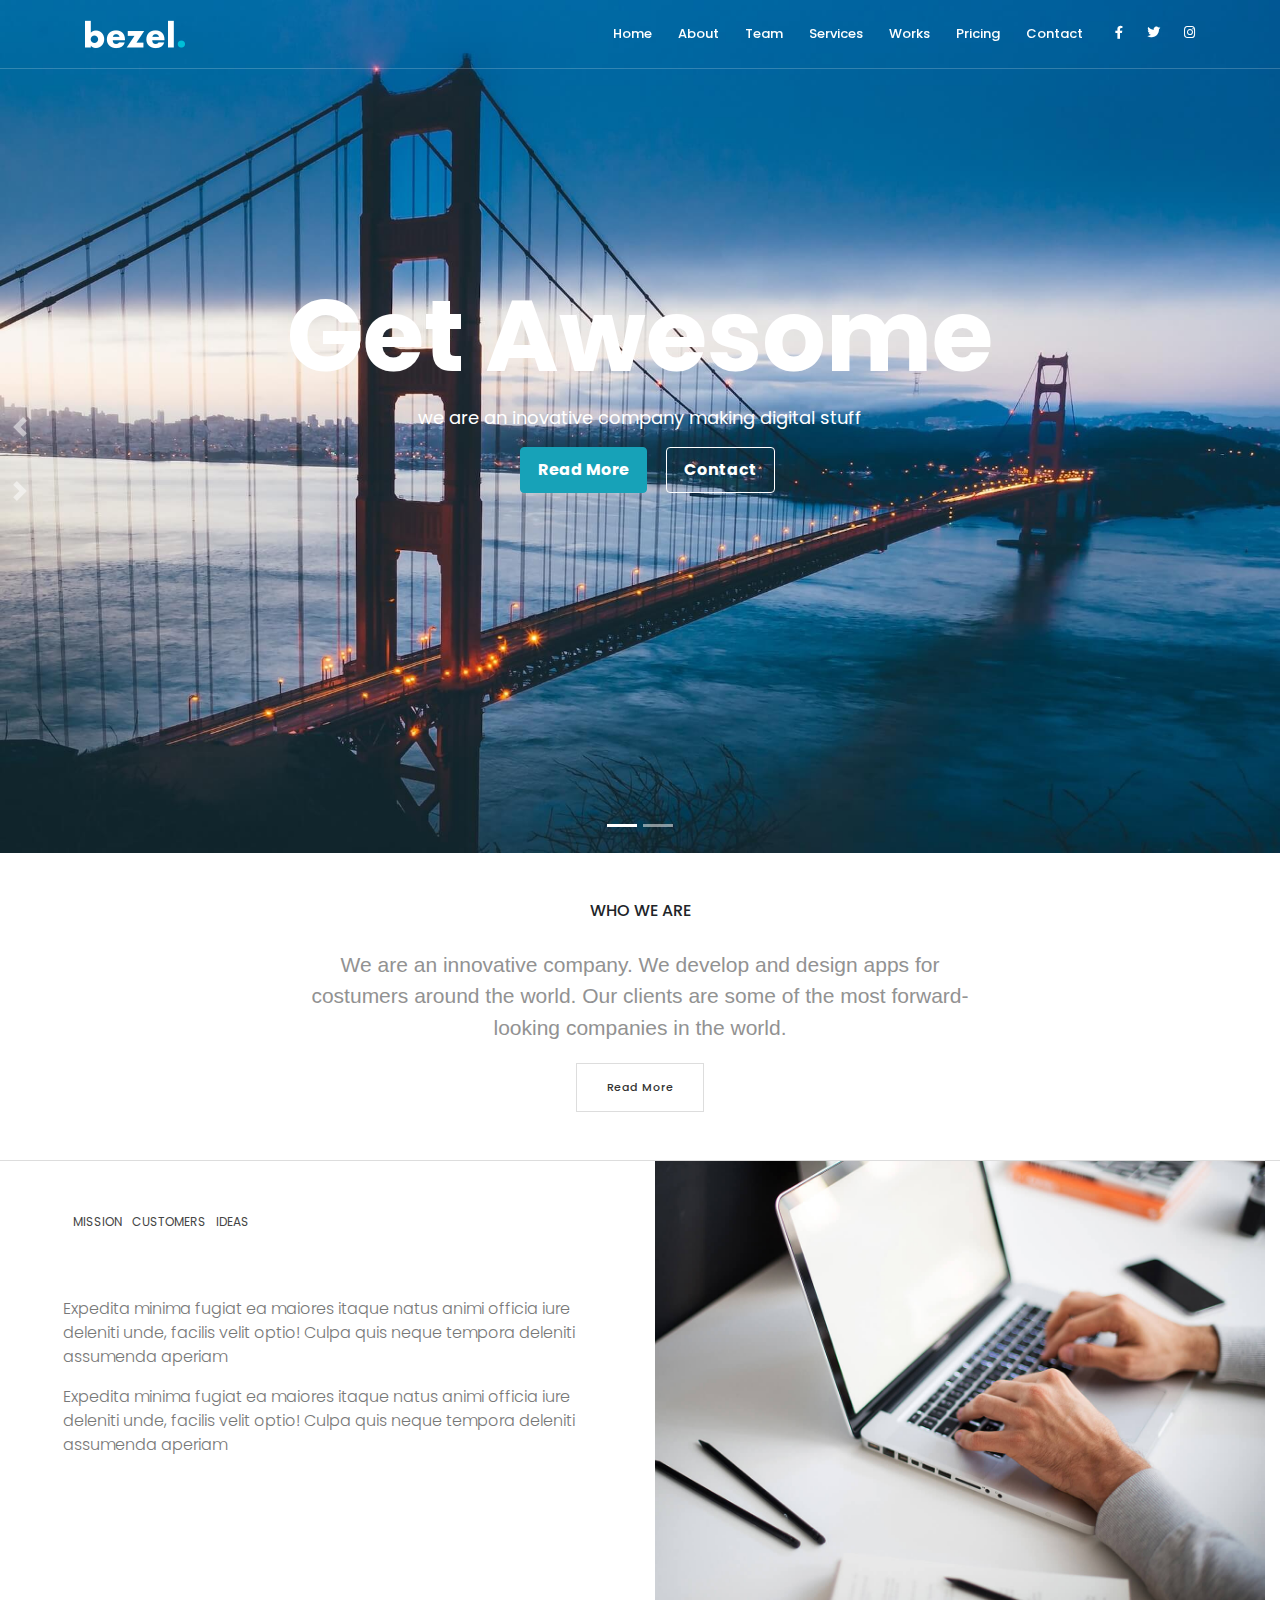
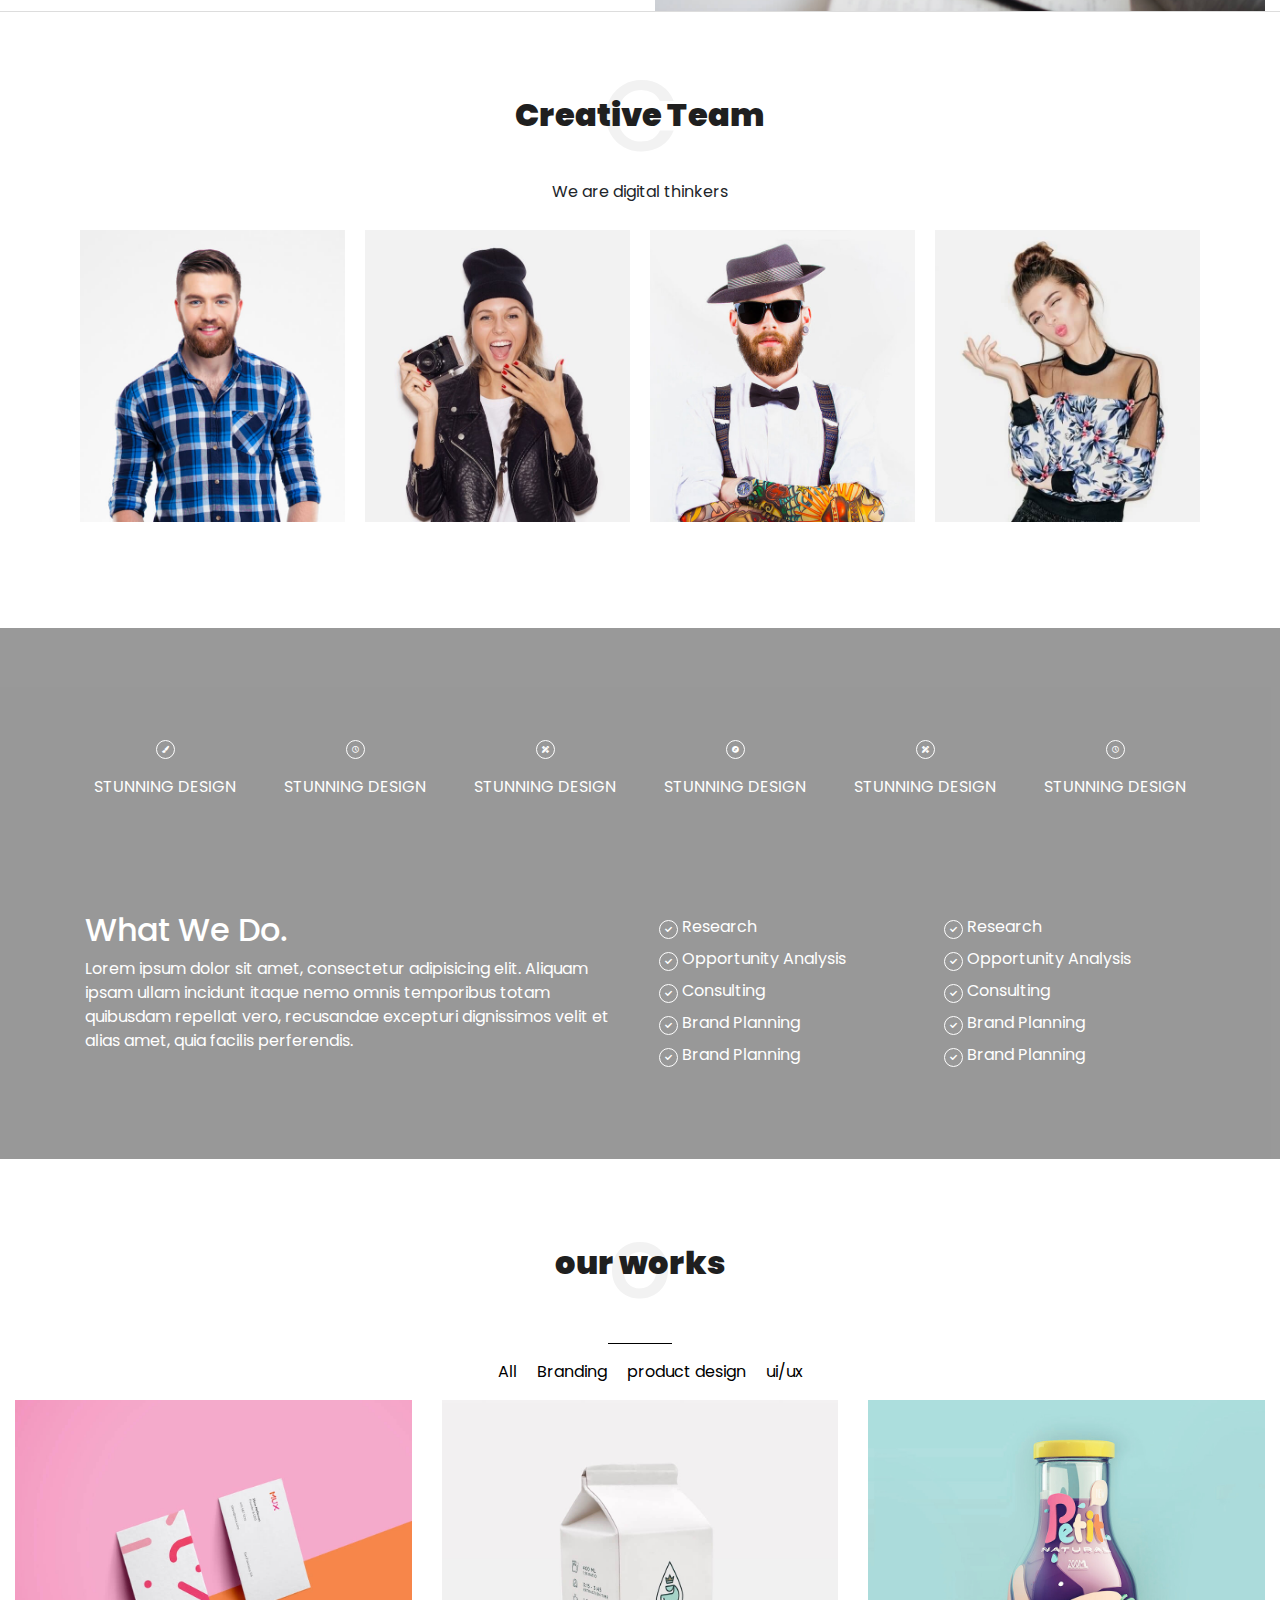
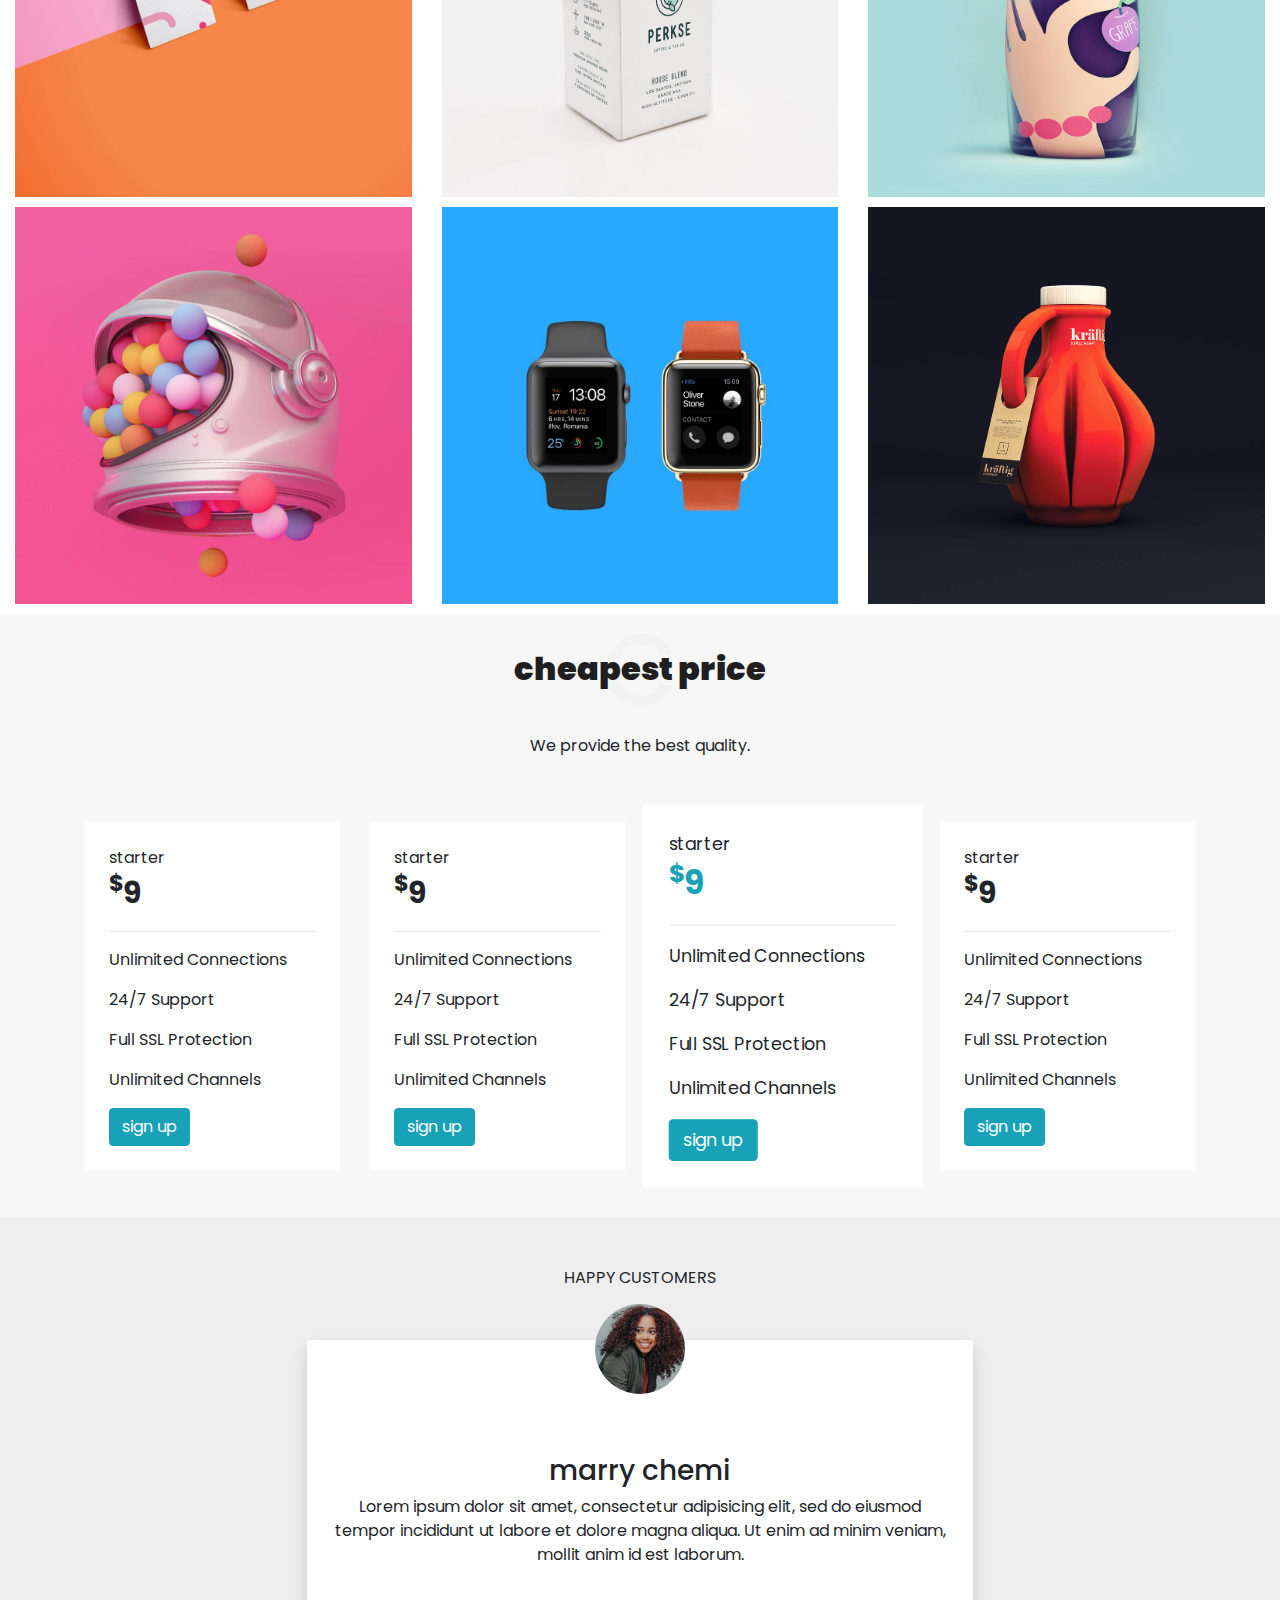
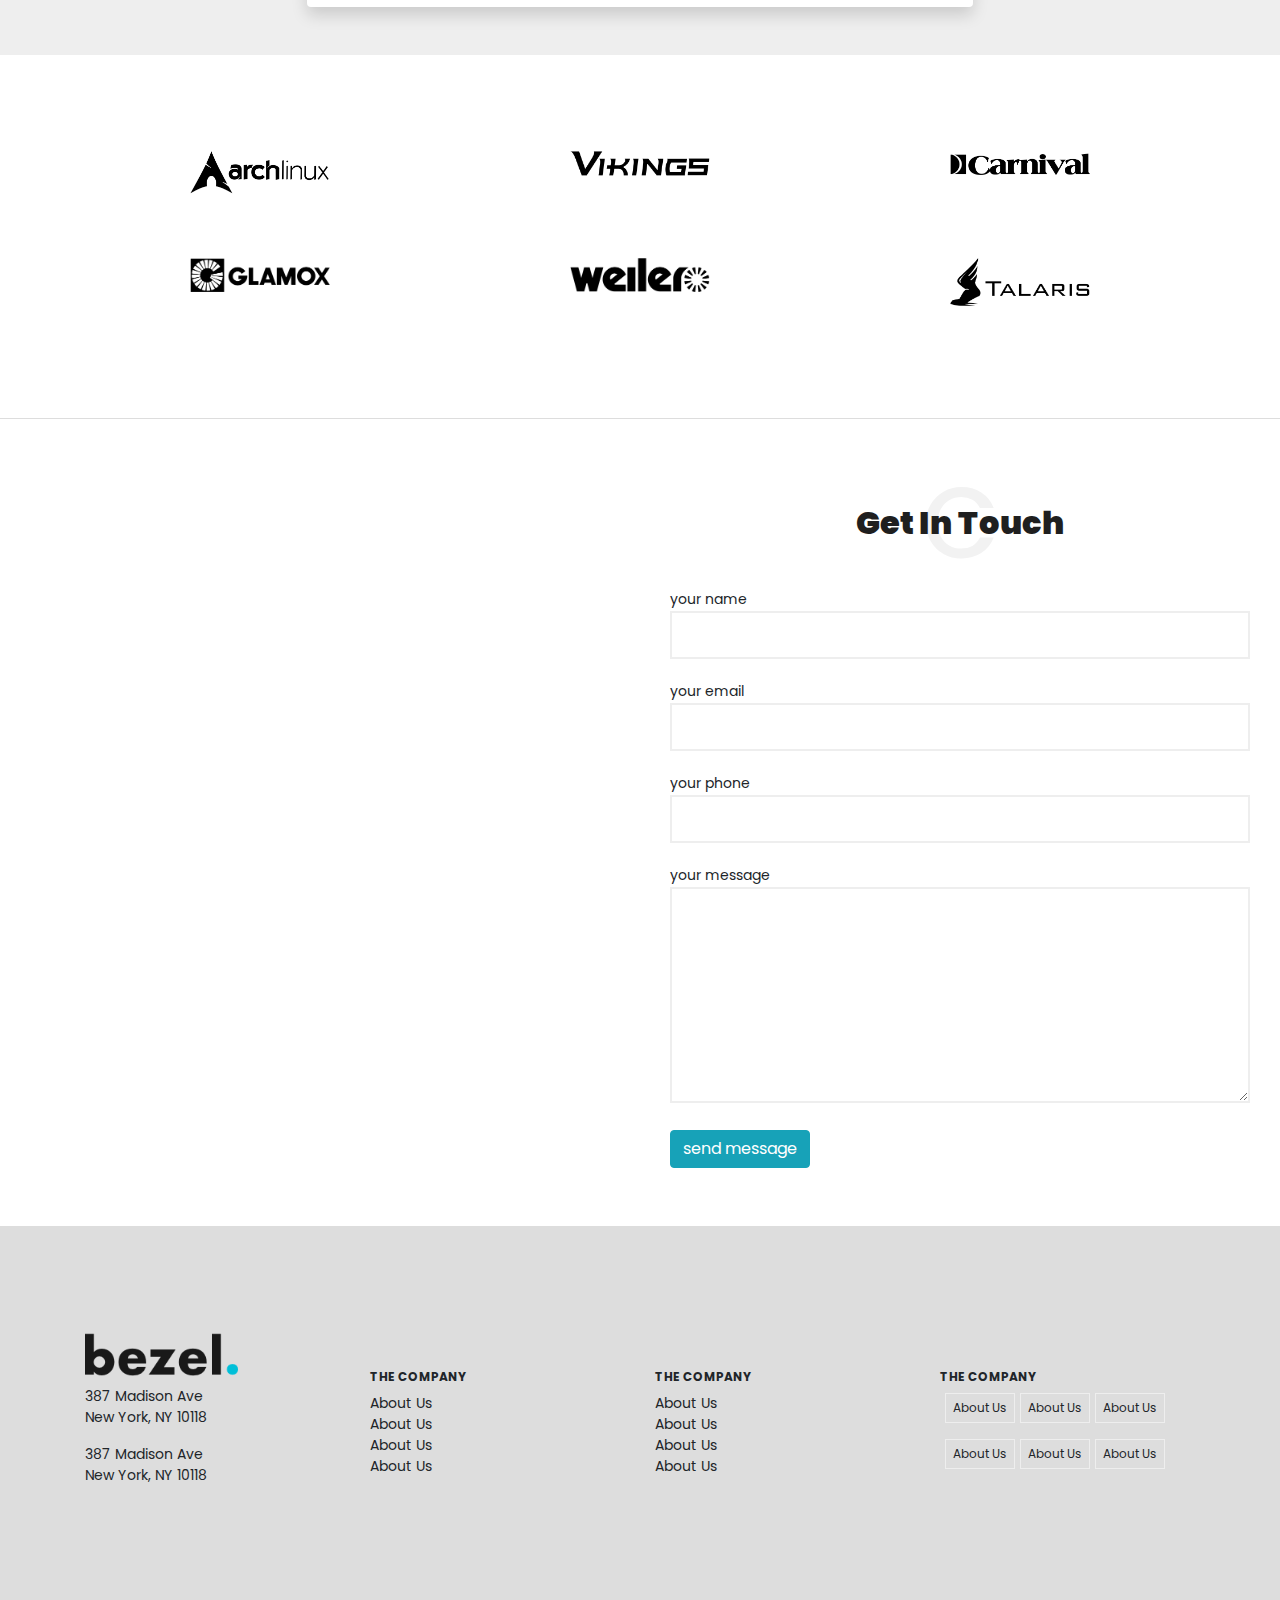
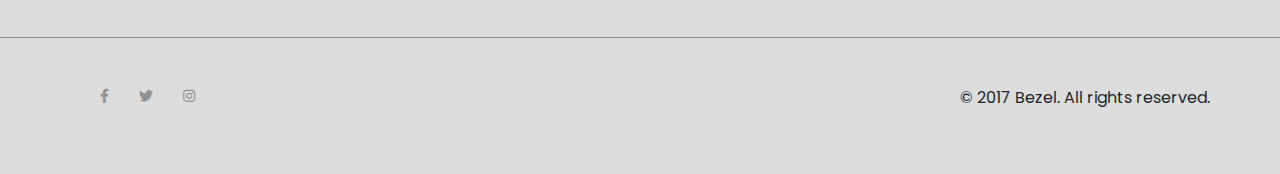
<file: bezel/index.html>
<!DOCTYPE html>
<html lang="en" dir="ltr">
  <head>
    <meta charset="utf-8">
    <meta name="viewport" content="width=device-width, initial-scale=1, shrink-to-fit=no">
    <title>Bezel</title>
    <link rel="stylesheet" href="css/bootstrap.min.css">
    <link rel="stylesheet" href="css/style.css">
    <link rel="stylesheet" href="css/all.css">
    <link href="https://fonts.googleapis.com/css?family=Poppins&display=swap" rel="stylesheet">
  </head>
  <body>
   <!--header-->
   <!--start nav-->
  
   <nav class="navbar navbar-expand-lg navbar-light fixed-top">
     <div class="container">
     <a class="navbar-brand" href="#"><img src="images/asset0.png" alt="logo"></a>
     <button class="navbar-toggler" type="button" data-toggle="collapse" data-target="#navbarSupportedContent" aria-controls="navbarSupportedContent" aria-expanded="false" aria-label="Toggle navigation">
       <span class="navbar-toggler-icon"></span>
     </button>

     <div class="collapse navbar-collapse" id="navbarSupportedContent">
       <ul class="navbar-nav ml-auto">
         <li class="nav-item">
           <a class="nav-link" href="#home">Home</a>
         </li>
         <li class="nav-item">
           <a class="nav-link" href="#about">About</a>
         </li>
         <li class="nav-item">
           <a class="nav-link" href="#team">Team</a>
         </li>
         <li class="nav-item">
           <a class="nav-link" href="#service">Services</a>
         </li>
         <li class="nav-item">
           <a class="nav-link" href="#work">Works</a>
         </li>
         <li class="nav-item">
           <a class="nav-link" href="#price">Pricing</a>
         </li>
         <li class="nav-item">
           <a class="nav-link" href="#contact">Contact</a>
         </li>
       </ul>
       <div>
       <ul class="socials list-unstyled d-flex">
         <li><a href="#"><i class="fab fa-facebook-f"></i></a></li>
         <li><a href="#"><i class="fab fa-twitter"></i></a></li>
         <li><a href="#"><i class="fab fa-instagram"></i></a></li>
       </ul>
       </div>
     </div>
     </div>
   </nav>
   <!-- end nav-->
   <!--carousel-->
   <header id="home">
   <div id="carouselExampleIndicators" class="carousel slide" data-ride="carousel">
  <ol class="carousel-indicators">
    <li data-target="#carouselExampleIndicators" data-slide-to="0" class="active"></li>
    <li data-target="#carouselExampleIndicators" data-slide-to="1"></li>
  </ol>
  <div class="carousel-inner">
    <div class="carousel-item active">
      <img class="d-block w-100" src="images/asset46.jpeg" alt="First slide">
      <div class="carousel-caption">
    <h1>Get Awesome</h1>
    <p>we are an inovative company making digital stuff</p>
    <div class="section-button">
      <button type="button" class="btn btn-info">Read More</button>
      <button type="button" class="btn btn-info">Contact</button>
    </div>
  </div>
    </div>
    <div class="carousel-item">
      <img class="d-block w-100" src="images/asset45.jpeg" alt="Second slide">
      <div class="carousel-caption">
        <h1>Creative With Bezel</h1>
        <p>we are an inovative company making digital stuff</p>
        <div class="section-button">
          <button type="button" class="btn btn-info">Hire us</button>
          <button type="button" class="btn btn-info">Services</button>
        </div>
  </div>
    </div>
  </div>
  <a class="carousel-control-prev" href="#carouselExampleIndicators" role="button" data-slide="prev">
    <span class="carousel-control-prev-icon" aria-hidden="true"></span>
    <span class="sr-only">Previous</span>
  </a>
  <a class="carousel-control-next" href="#carouselExampleIndicators" role="button" data-slide="next">
    <span class="carousel-control-next-icon" aria-hidden="true"></span>
    <span class="sr-only">Next</span>
  </a>
  <div class="overlay"></div>
</div>
   <!--end carousel-->
 </header>
  <!--about-->
  <section class="about text-center py-5" id="about">
    <div class="container">
      <h6>WHO WE ARE</h6>
      <p class="lead">
        We are an innovative company. We develop and design apps for
  costumers around the world. Our clients are some of the most forward-looking companies in the world.
      </p>
      <button type="button" name="button" class="btn btn-info">Read More</button>
    </div>
  </section>
  <section class="mission">
    <div class="container-fluid">
    <div class="row">
      <div class="col-sm-6 pl-5">
        <div class="container">
        <nav>
          <ul class="list-unstyled d-flex py-5">
            <li><a href="#">MISSION</a></li>
            <li><a href="#">CUSTOMERS</a></li>
            <li><a href="#">IDEAS</a></li>
          </ul>
        </nav>
        <p class="lead">Expedita minima fugiat ea maiores itaque natus animi officia iure deleniti unde, facilis velit optio! Culpa quis neque tempora deleniti assumenda aperiam</p>
        <p class="lead">Expedita minima fugiat ea maiores itaque natus animi officia iure deleniti unde, facilis velit optio! Culpa quis neque tempora deleniti assumenda aperiam</p>
      </div>
    </div>
      <div class="col-sm-6">
      <img src="images/asset47.jpeg" class="img-fluid" alt="web">
      </div>
    </div>
    </div>
  </section>
  <section class="team text-center py-5" id="team">
    <div class="container">
      <div class="title">
        <h2 class="t2">C</h2>
        <h2 class="t1">Creative Team</h2>
      </div>
      <p>We are digital thinkers</p>
      <div class="gallery">
        <div class="row">
      <div class="col-md-3 col-sm-6 p-0">
        <div class="parent">
      <div class="cover">
      <div class="img">
        <div class="overlay px-4">
          <ul class="socials list-unstyled d-flex">
            <li><a href="#"><i class="fab fa-facebook-f"></i></a></li>
            <li><a href="#"><i class="fab fa-twitter"></i></a></li>
            <li><a href="#"><i class="fab fa-instagram"></i></a></li>
          </ul>
          <div class="part-sec text-left">
            <p>LUKE CAGE</p>
             <p>Founder & CEO</p>
          </div>
        </div>
        <img class="img-fluid" src="images/asset2.jpeg">
      </div>
    </div>
  </div>
    </div>
    <div class="col-md-3 col-sm-6 p-0">
      <div class="parent">
    <div class="cover">
    <div class="img">
      <div class="overlay px-4">
        <ul class="socials list-unstyled d-flex">
          <li><a href="#"><i class="fab fa-facebook-f"></i></a></li>
          <li><a href="#"><i class="fab fa-twitter"></i></a></li>
          <li><a href="#"><i class="fab fa-instagram"></i></a></li>
        </ul>
        <div class="part-sec text-left">
          <p>LUKE CAGE</p>
           <p>Founder & CEO</p>
        </div>
      </div>
      <img class="img-fluid" src="images/asset3.jpeg">
    </div>
  </div>
</div>
  </div>
  <div class="col-md-3 col-sm-6 p-0">
    <div class="parent">
  <div class="cover">
  <div class="img">
    <div class="overlay px-4">
      <ul class="socials list-unstyled d-flex">
        <li><a href="#"><i class="fab fa-facebook-f"></i></a></li>
        <li><a href="#"><i class="fab fa-twitter"></i></a></li>
        <li><a href="#"><i class="fab fa-instagram"></i></a></li>
      </ul>
      <div class="part-sec text-left">
        <p>LUKE CAGE</p>
         <p>Founder & CEO</p>
      </div>
    </div>
    <img class="img-fluid" src="images/asset4.jpeg">
  </div>
  </div>
</div>
  </div>
  <div class="col-md-3 col-sm-6 p-0">
    <div class="parent">
  <div class="cover">
  <div class="img">
    <div class="overlay px-4">
      <ul class="socials list-unstyled d-flex">
        <li><a href="#"><i class="fab fa-facebook-f"></i></a></li>
        <li><a href="#"><i class="fab fa-twitter"></i></a></li>
        <li><a href="#"><i class="fab fa-instagram"></i></a></li>
      </ul>
      <div class="part-sec text-left">
        <p>LUKE CAGE</p>
         <p>Founder & CEO</p>
      </div>
    </div>
  <img class="img-fluid" src="images/asset5.jpeg">
  </div>
  </div>
</div>
  </div>
      </div>
    </div>
    </div>
  </section>
  <section class="service my-5 text-center text-white" id="service">
    <div class="overlay py-5">
  <div class="container">
    <div class="row py-5">
      <div class="col-lg-2 col-md-4 mb-4">
        <div class="icon">
        <i class="fas fa-paint-brush my-3"></i>
        <p>STUNNING DESIGN</p>
        </div>
      </div>
      <div class="col-lg-2 col-md-4 mb-4">
        <div class="icon">
      <i class="far fa-clock my-3"></i>
      <p>STUNNING DESIGN</p>
        </div>
      </div>
    <div class="col-lg-2 col-md-4 mb-4">
        <div class="icon">
        <i class="fas fa-pencil-ruler my-3"></i>
        <p>STUNNING DESIGN</p>
        </div>
      </div>
      <div class="col-lg-2 col-md-4 mb-4">
        <div class="icon">
        <i class="fas fa-compass my-3"></i>
        <p>STUNNING DESIGN</p>
        </div>
      </div>
      <div class="col-lg-2 col-md-4 mb-4">
        <div class="icon">
        <i class="fas fa-pencil-ruler my-3"></i>
        <p>STUNNING DESIGN</p>
        </div>
      </div>
      <div class="col-lg-2 col-md-4 mb-4">
        <div class="icon">
          <i class="far fa-clock my-3"></i>
          <p>STUNNING DESIGN</p>
        </div>
      </div>
    </div>
    <div class="row py-4 text-left">
      <div class="col-lg-6 col-sm-12">
        <div class="part diff">
        <h2>What We Do.</h2>
        <p>Lorem ipsum dolor sit amet, consectetur adipisicing elit.
          Aliquam ipsam ullam incidunt itaque nemo omnis temporibus totam quibusdam repellat vero, recusandae excepturi dignissimos velit et alias amet, quia facilis perferendis.</p>
        </div>
      </div>
      <div class="col-lg-3 col-sm-6">
        <div class="part">
         <ul class="list-unstyled">
          <li> <i class="fas fa-check"></i> Research</li>
         <li><i class="fas fa-check"></i> Opportunity Analysis</li>
         <li><i class="fas fa-check"></i> Consulting</li>
         <li><i class="fas fa-check"></i> Brand Planning</li>
         <li><i class="fas fa-check"></i> Brand Planning</li>
         </ul>
        </div>
      </div>
      <div class="col-lg-3 col-sm-6 ">
        <div class="part">
          <ul class="list-unstyled">
          <li> <i class="fas fa-check"></i> Research</li>
           <li><i class="fas fa-check"></i> Opportunity Analysis</li>
           <li><i class="fas fa-check"></i> Consulting</li>
           <li><i class="fas fa-check"></i> Brand Planning</li>
           <li><i class="fas fa-check"></i> Brand Planning</li>
          </ul>
        </div>
      </div>
    </div>
  </div>
  </div>
  </section>
  <section class="work" id="work">
    <div class="title">
      <h2 class="t2">o</h2>
      <h2 class="t1">our works</h2>
    </div>
    <hr>
    <nav class="text-center">
      <ul class="list-unstyled d-flex justify-content-center">
        <li class="act"><a href="#">All</a></li>
        <li><a href="#">Branding</a></li>
        <li><a href="#">product design</a></li>
        <li><a href="#">ui/ux</a></li>
      </ul>
    </nav>
    <div class="container-fluid">
    <div class="row">
      <div class="col-md-4 col-sm-6">
        <div class="img">
          <img src="images/asset6.jpeg" class="img-fluid" alt="">
          <div class="caption  text-center">
          <p>Mux-Cunder</p>
          </div>
        </div>
      </div>
      <div class="col-md-4 col-sm-6">
        <div class="img">
     <img src="images/asset7.jpeg" class="img-fluid" alt="">
     <div class="caption  text-center">
     <p>Mux-Cunder</p>
     </div>
        </div>
      </div>
      <div class="col-md-4 col-sm-6">
        <div class="img">
<img src="images/asset8.jpeg" class="img-fluid" alt="">
<div class="caption  text-center">
<p>Mux-Cunder</p>
</div>
        </div>
      </div>
      <div class="col-md-4 col-sm-6">
        <div class="img">
<img src="images/asset9.jpeg" class="img-fluid" alt="">
<div class="caption  text-center">
<p>Mux-Cunder</p>
</div>
        </div>
      </div>
      <div class="col-md-4 col-sm-6">
        <div class="img">
<img src="images/asset10.jpeg" class="img-fluid" alt="">
<div class="caption  text-center">
<p>Mux-Cunder</p>
</div>
        </div>
      </div>
      <div class="col-md-4 col-sm-6">
        <div class="img">
<img src="images/asset11.jpeg" class="img-fluid" alt="">
<div class="caption  text-center">
<p>Mux-Cunder</p>
</div>
        </div>
      </div>
    </div>
    </div>
  </section>
<section class="price-sec" id="price">
    <div class="container">
      <div class="title">
        <h2 class="t2">C</h2>
        <h2 class="t1">cheapest price</h2>
      </div>
      <p class="text-center">We provide the best quality.</p>
      <div class="row py-5">
        <div class="col-md-3 col-sm-6">
          <div class="price bg-white p-4">
          <span>starter</span>
          <p class="price"><sup>$</sup>9</p>
          <hr>
          <p>Unlimited Connections</p>
          <p>24/7 Support</p>
          <p>Full SSL Protection</p>
          <p>Unlimited Channels</p>
          <button type="button" name="button" class="btn btn-info">sign up</button>
          </div>
        </div>
        <div class="col-md-3 col-sm-6">
          <div class="price bg-white p-4">
          <span>starter</span>
          <p class="price"><sup>$</sup>9</p>
          <hr>
          <p>Unlimited Connections</p>
          <p>24/7 Support</p>
          <p>Full SSL Protection</p>
          <p>Unlimited Channels</p>
          <button type="button" name="button" class="btn btn-info">sign up</button>
          </div>
        </div>
        <div class="col-md-3 col-sm-6">
          <div class="price bg-white p-4 differ">
          <span>starter</span>
          <p class="price text-info"><sup>$</sup>9</p>
          <hr>
          <p>Unlimited Connections</p>
          <p>24/7 Support</p>
          <p>Full SSL Protection</p>
          <p>Unlimited Channels</p>
          <button type="button" name="button" class="btn btn-info">sign up</button>
          </div>
        </div>
        <div class="col-md-3 col-sm-6">
          <div class="price bg-white p-4">
          <span>starter</span>
          <p class="price"><sup>$</sup>9</p>
          <hr>
          <p>Unlimited Connections</p>
          <p>24/7 Support</p>
          <p>Full SSL Protection</p>
          <p>Unlimited Channels</p>
          <button type="button" name="button" class="btn btn-info">sign up</button>
          </div>
        </div>

      </div>
    </div>
  </section>
  <section class="feedback text-center py-5">
    <div class="container">
      <span>HAPPY CUSTOMERS</span>
      <div class="box bg-white p-4 rounded shadow">
        <img src="images/asset13.jpeg" class="rounded-circle" alt="">
        <h3>marry chemi</h3>
        <p>Lorem ipsum dolor sit amet, consectetur adipisicing elit, sed do eiusmod tempor incididunt ut labore et dolore magna aliqua. Ut enim ad minim veniam,
           mollit anim id est laborum.</p>
      </div>
    </div>
  </section>
  <section class="advs py-5">
    <div class="container text-center">
      <div class="row py-5">
        <div class="col-md-4 col-sm-6">
          <div class="adv mb-3">
          <img src="images/asset14.png" class="img-fluid mb-5" alt="">
          </div>
        </div>
        <div class="col-md-4 col-sm-6">
          <div class="adv mb-3">
          <img src="images/asset15.png" class="img-fluid" alt="">
          </div>
        </div>
        <div class="col-md-4 col-sm-6">
          <div class="adv mb-3">
          <img src="images/asset16.png" class="img-fluid" alt="">
          </div>
        </div>
        <div class="col-md-4 col-sm-6">
          <div class="adv mb-3">
          <img src="images/asset17.png" class="img-fluid" alt="">
          </div>
        </div>
        <div class="col-md-4 col-sm-6">
          <div class="adv mb-3">
          <img src="images/asset18.png" class="img-fluid" alt="">
          </div>
        </div>
        <div class="col-md-4 col-sm-6">
          <div class="adv mb-3">
          <img src="images/asset19.png" class="img-fluid" alt="">
          </div>
        </div>
      </div>
    </div>
  </section>

<section class="contact" id="contact">
  <div class="container-fluid">
<div class="row">
  <div class="col-sm-6 exc">
    <div class="map">
    <iframe src="https://www.google.com/maps/embed?pb=!1m18!1m12!1m3!1d13820.093471021639!2d30.976159350000003!3d30.0074854!2m3!1f0!2f0!3f0!3m2!1i1024!2i768!4f13.1!4m3!3e6!4m0!4m0!5e0!3m2!1sen!2seg!4v1573237498468!5m2!1sen!2seg"  frameborder="0" style="border:0;" allowfullscreen=""></iframe>
    </div>
  </div>
    <div class="col-sm-6 py-5">
      <div class="container">
      <div class="title">
        <h2 class="t2">C</h2>
        <h2 class="t1">Get In Touch</h2>
      </div>
      <div class="contact-form">
        <form class="" action="index.html" method="post">
          <span>your name</span>
          <input type="text" name="" value="" class="d-block">
          <span>your email</span>
          <input type="email" name="" value="" class="d-block">
          <span>your phone</span>
          <input type="text" name="" value="">
          <span>your message</span>
          <textarea name="name" rows="8" cols="80"></textarea>
          <button type="button" name="button" class="btn btn-info">send message</button>
        </form>
      </div>
    </div>

  </div>
</div>
</div>
</section>
<footer class="py-5">
<div class="container">
  <div class="row py-5">
    <div class="col-md-3 col-sm-6">
      <div class="item">
       <img src="images/asset1.png" alt="">
       <ul class="list-unstyled">
         <li>387 Madison Ave</li>
         <li>New York, NY 10118</li>
       </ul>
       <ul class="list-unstyled">
         <li>387 Madison Ave</li>
         <li>New York, NY 10118</li>
       </ul>
      </div>
    </div>
    <div class="col-md-3 col-sm-6 py-5">
      <div class="item">
       <h5>THE COMPANY</h5>
       <ul class="list-unstyled">
         <li>About Us</li>
         <li>About Us</li>
         <li>About Us</li>
         <li>About Us</li>
       </ul>
      </div>
    </div>
    <div class="col-md-3 col-sm-6 py-5">
      <div class="item">
        <h5>THE COMPANY</h5>
        <ul class="list-unstyled">
          <li>About Us</li>
          <li>About Us</li>
          <li>About Us</li>
          <li>About Us</li>
        </ul>
      </div>
    </div>
    <div class="col-md-3 col-sm-6 py-5">
      <div class="item">
        <h5>THE COMPANY</h5>
        <ul class="list-unstyled button d-flex">
          <li>About Us</li>
          <li>About Us</li>
          <li>About Us</li>
        </ul>
        <ul class="list-unstyled button d-flex">
          <li>About Us</li>
          <li>About Us</li>
          <li>About Us</li>
        </ul>
      </div>
    </div>
  </div>
</div>
</footer>
<footer class="bottom py-5">
  <div class="container">
<div class="row">
<div class="col-xs-6">
  <div class="left">
  <ul class="list-unstyled d-flex">
    <li><a href="#"><i class="fab fa-facebook-f"></i></a></li>
    <li><a href="#"><i class="fab fa-twitter"></i></a></li>
    <li><a href="#"><i class="fab fa-instagram"></i></a></li>
  </ul>
  </div>
</div>
  <div class="col-xs-6 ml-auto">
    <div class="right">
    <p>&copy; 2017 Bezel. All rights reserved.</p>
    </div>
  </div>
</div>
</div>
</footer>
    <script src="js/jquery-3.4.1.min.js"></script>
    <script src="js/plugin.js"></script>
    <script src="js/popper.min.js"></script>
    <script src="js/bootstrap.min.js"></script>
  </body>
</html>
</file>
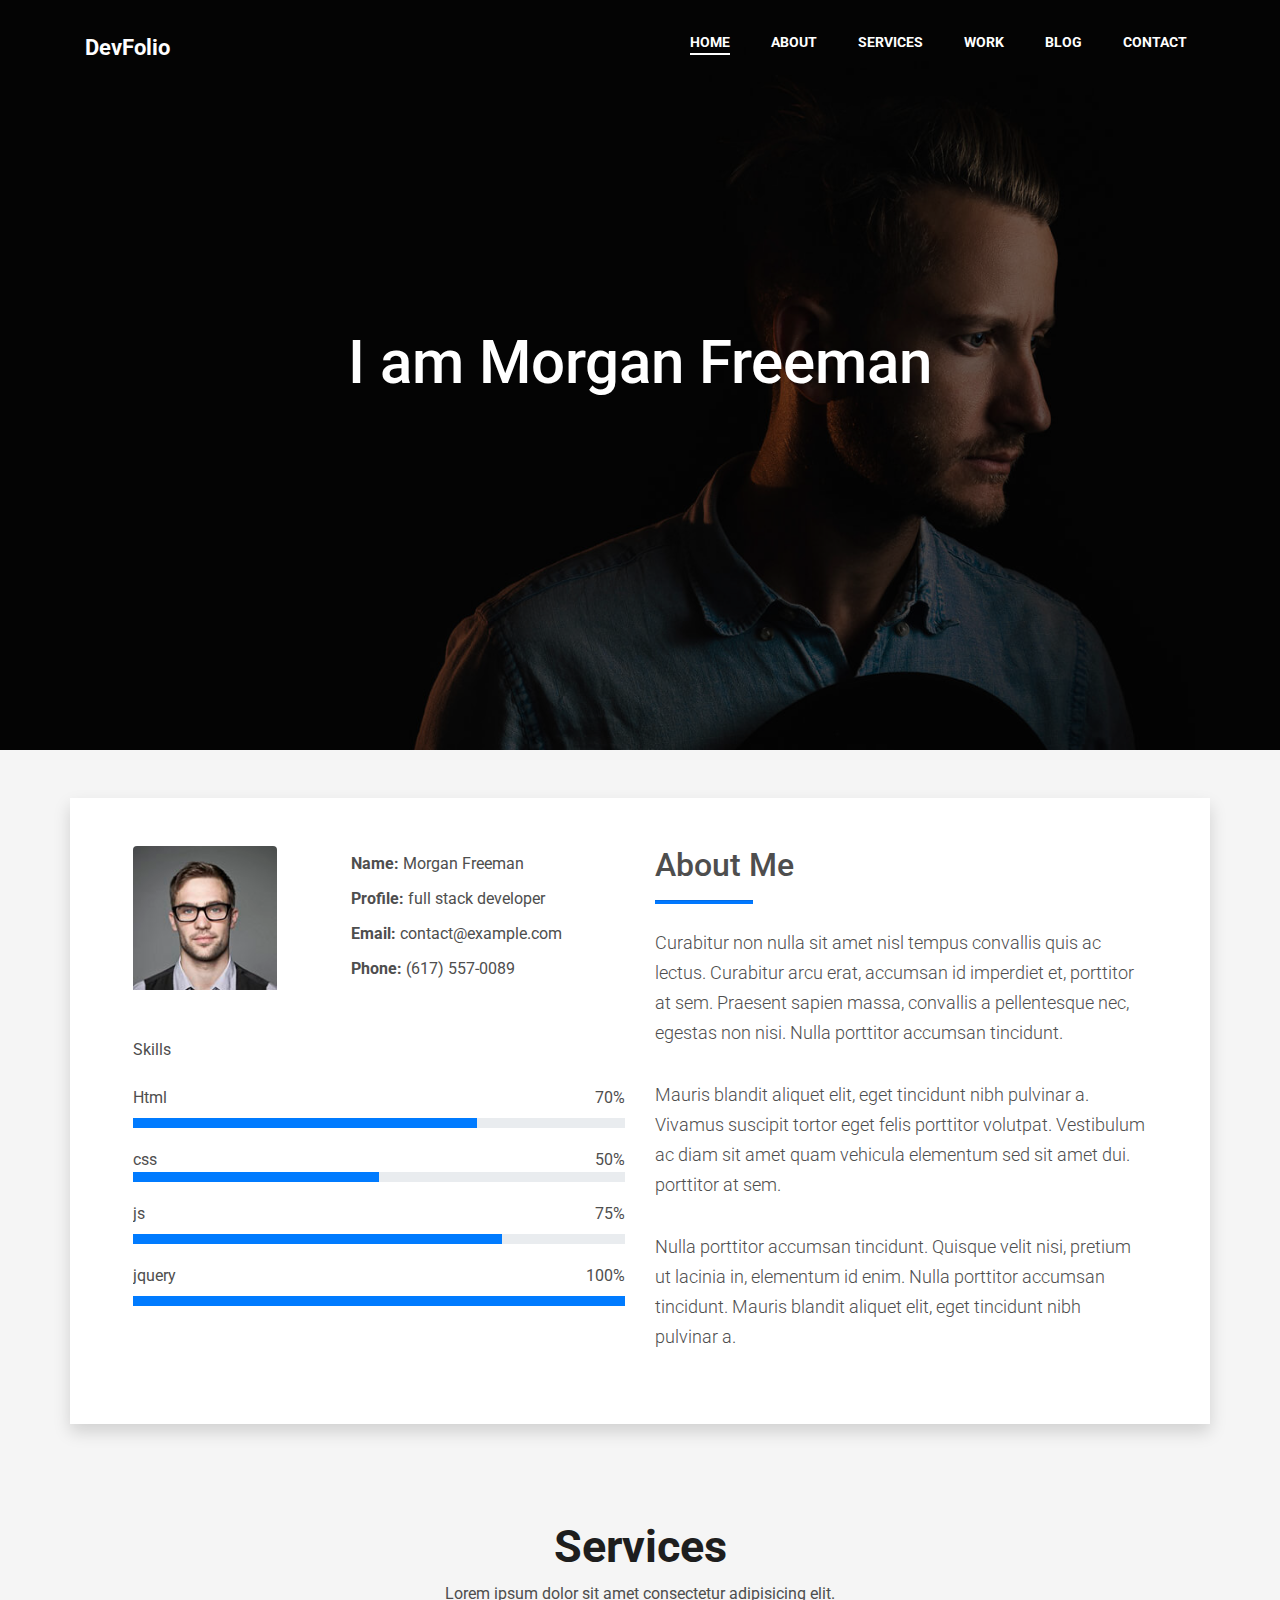
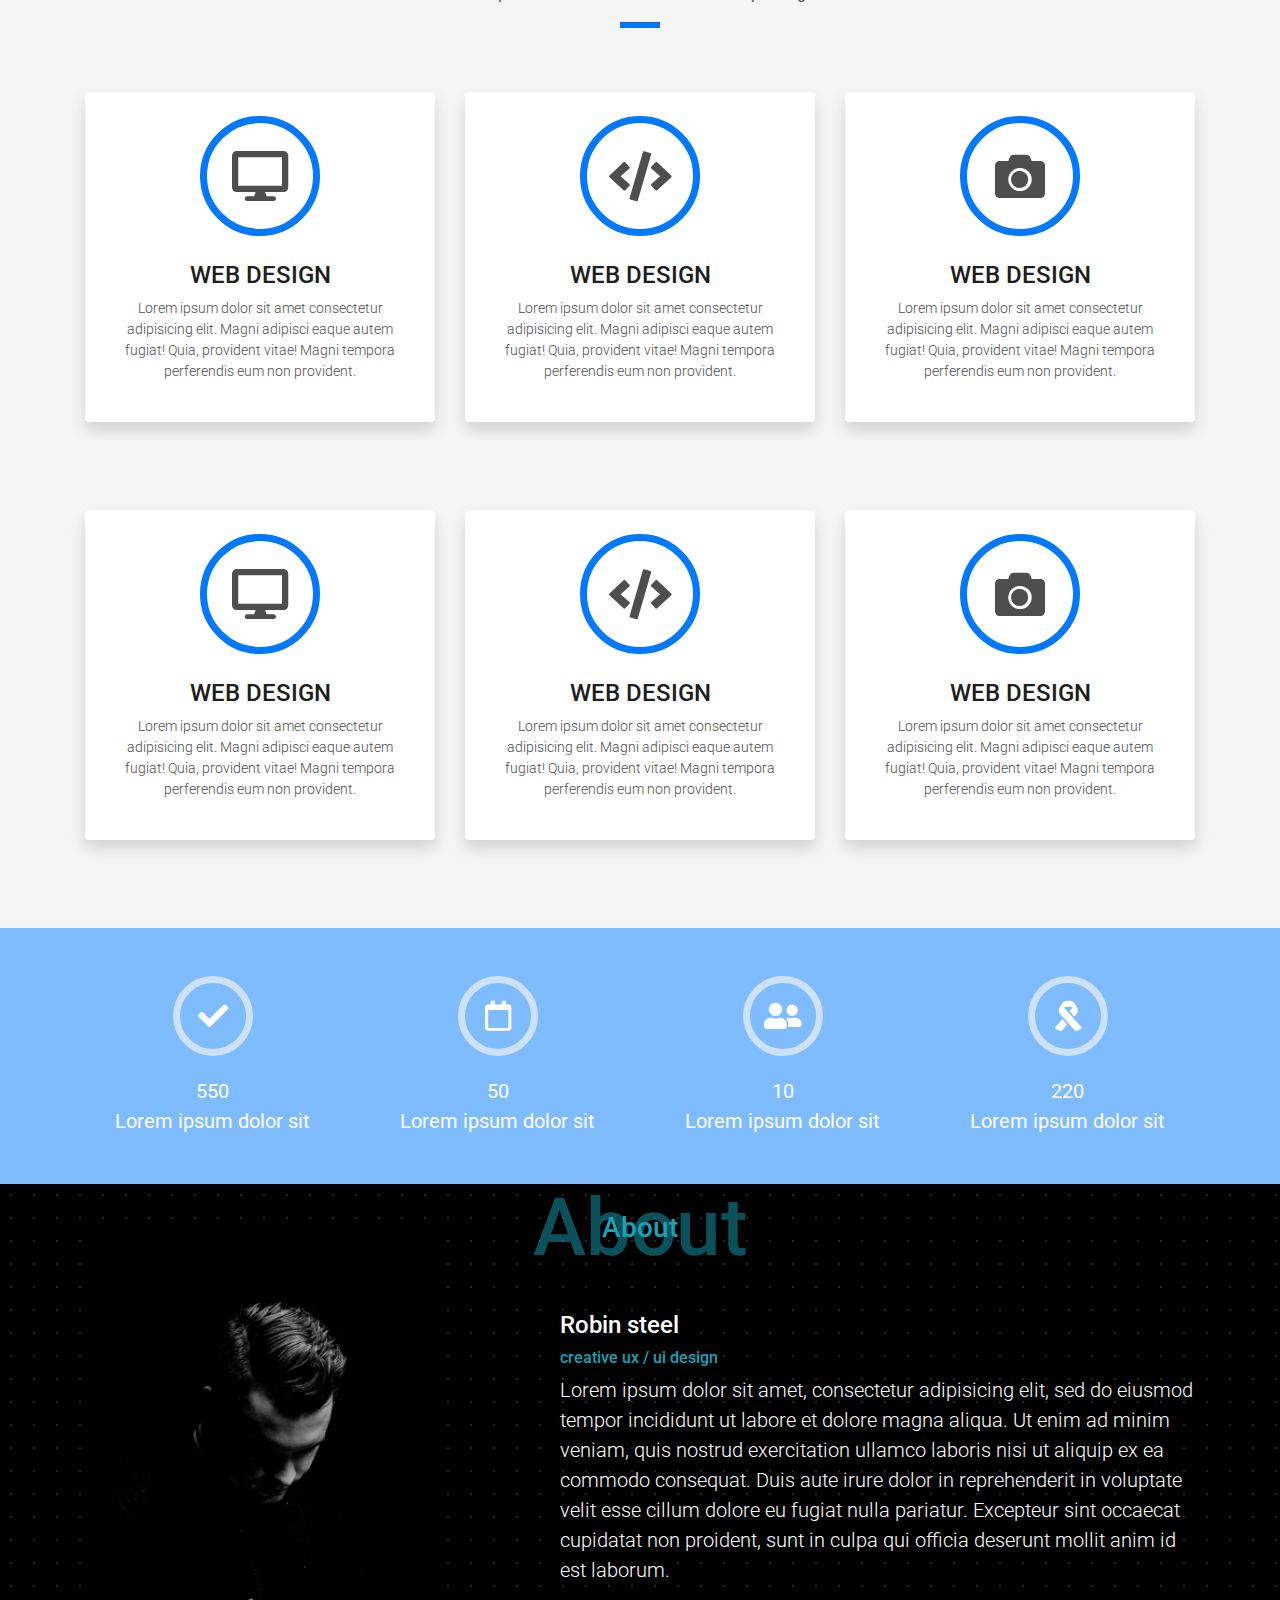
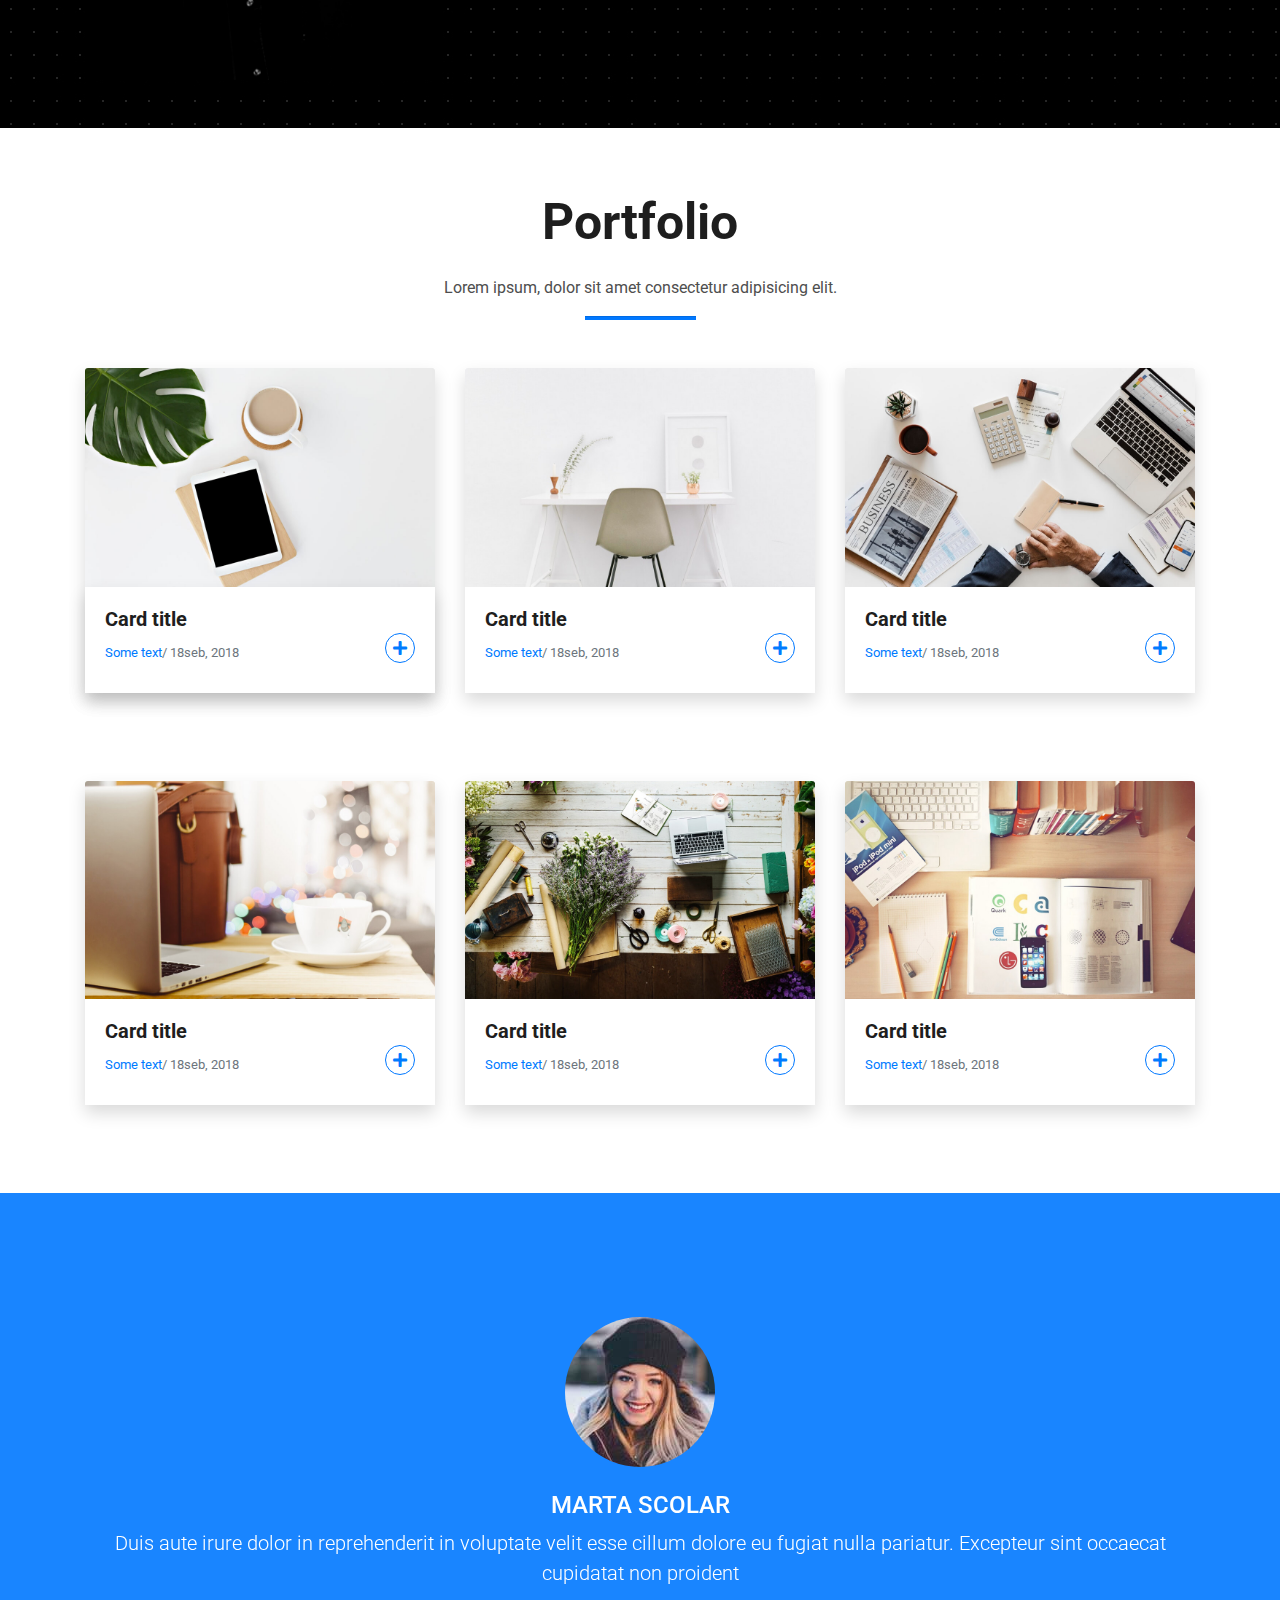
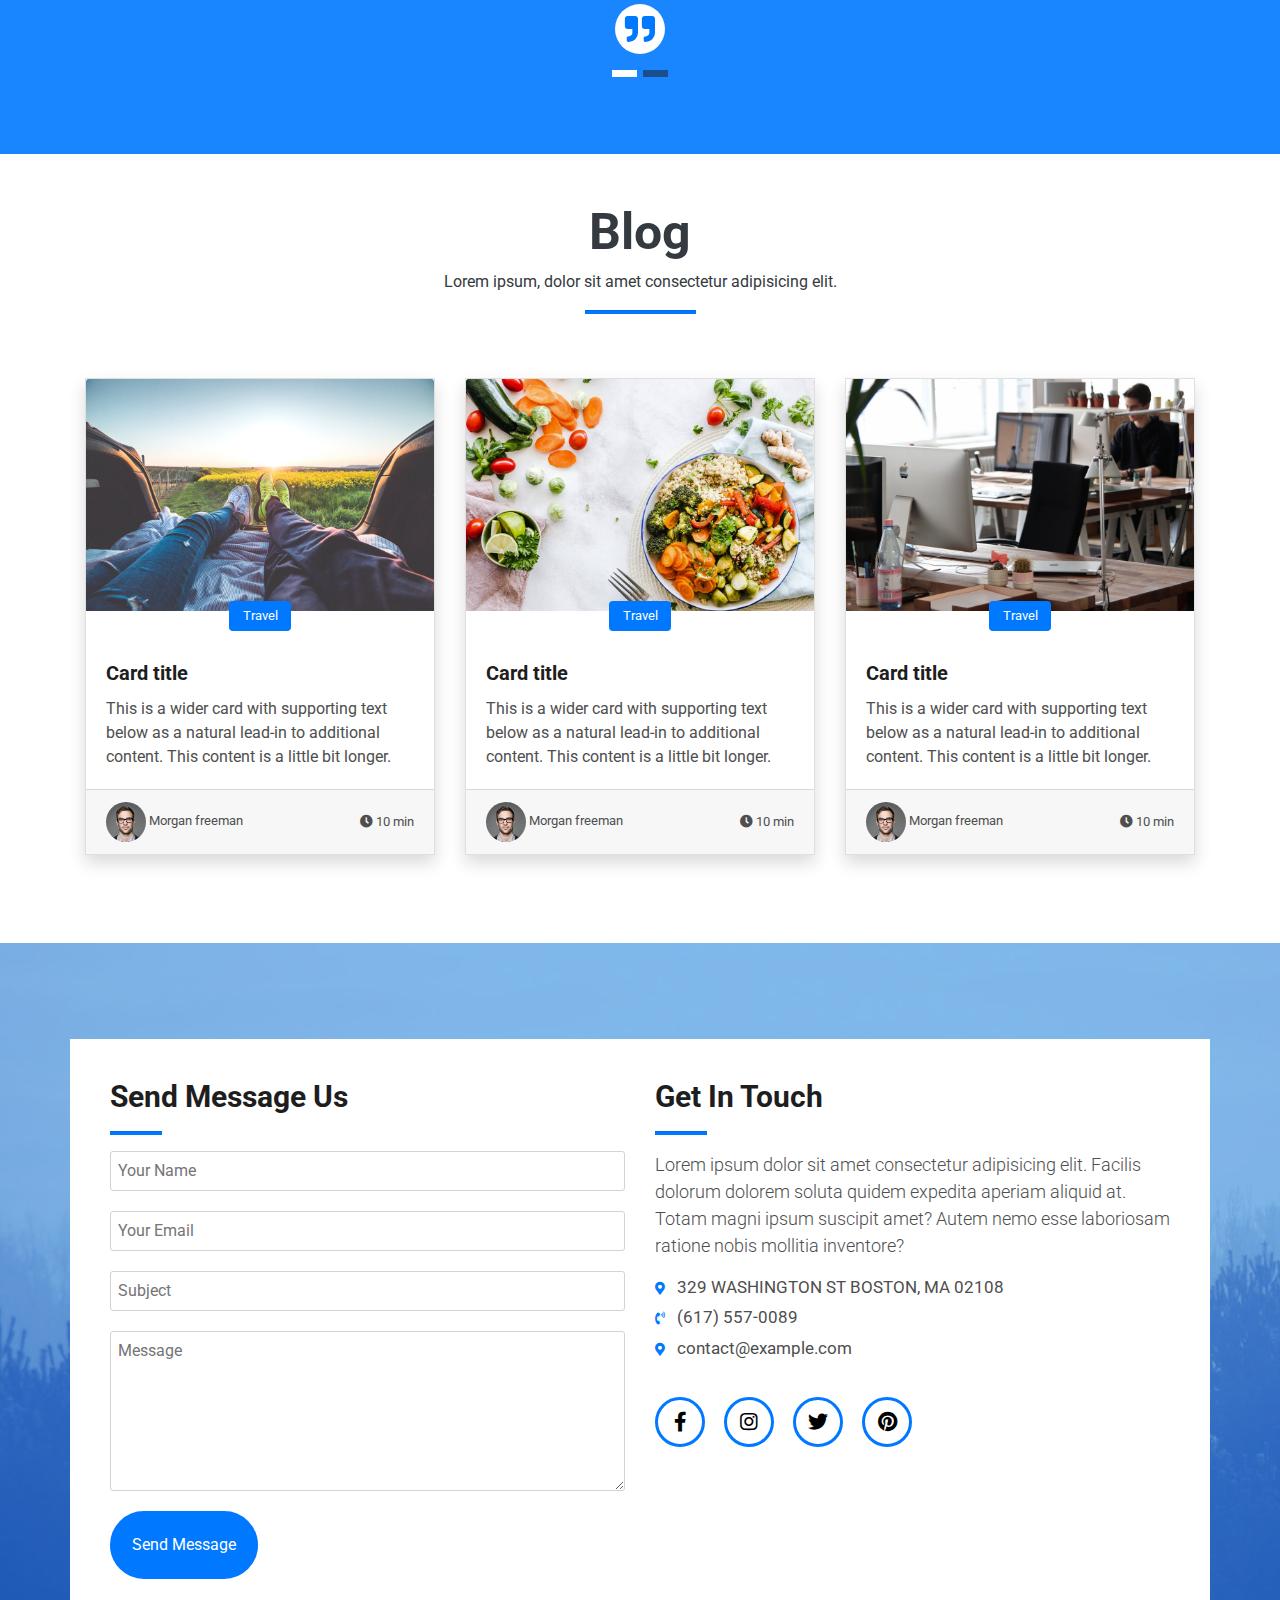
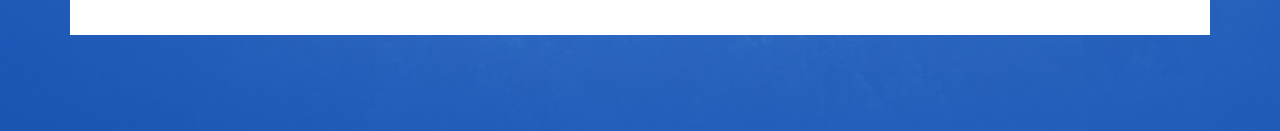
<file: Devfolio/index.html>
<html>

<head>

    <link rel="stylesheet" href="css/bootstrap.min.css">
    <link rel="stylesheet" href="css/index_style.css">
    <link rel="stylesheet" href="css/all.css">
    <link href="https://fonts.googleapis.com/css?family=Roboto&display=swap" rel="stylesheet">
    <title>Devfolio</title>
</head>

<body>
<!---header-->
<header class="position-relative" id="home">
  <div class="main  text-white">
  <h1>I am Morgan Freeman </h1>
  <p class="text-center mt-4"></p>
</div>
<div class="overlay position-absolute"></div>
</header>

<!--nav-->
<nav class="navbar navbar-expand-md navbar-light position-absolute py-4">
  <div class="container">
  <a class="navbar-brand" href="#">DevFolio</a>
  <button class="navbar-toggler" type="button" data-toggle="collapse" data-target="#navbarSupportedContent" aria-controls="navbarSupportedContent" aria-expanded="false" aria-label="Toggle navigation">
    <span class="navbar-toggler-icon"></span>
  </button>

  <div class="collapse navbar-collapse" id="navbarSupportedContent">
    <ul class="navbar-nav ml-auto">
      <li class="nav-item">
        <a class="nav-link" href="#home">Home</a>
        <hr>
      </li>
      <li class="nav-item">
        <a class="nav-link" href="#about">About</a>
      </li>
      <li class="nav-item">
        <a class="nav-link" href="#service">Services</a>
      </li>
      <li class="nav-item">
        <a class="nav-link" href="#portfolio">work</a>
      </li>
      <li class="nav-item">
        <a class="nav-link" href="#blog">blog</a>
      </li>
      <li class="nav-item">
        <a class="nav-link" href="#contact">contact</a>
      </li>
    </ul>
  </div>
</div>
</nav>
<!--about-->
<section class="about py-5" id="about">
<div class="container shadow bg-white">
<div class="row p-5">
<div class="col-md-6">
<div class="left">
<div class="personal-info">
<div class="row">
<div class="col-lg-4 col-sm-4">
<img src="images/testimonial-2.jpg" class="rounded pb-5 float-left img-fluid" alt="personality">
</div>
<div class="col-lg-7 offset-lg-1 col-sm-7 offset-sm-1">
<ul class="list-unstyled float-left ">
  <li><span>Name:</span> Morgan Freeman</li>
  <li><span>Profile:</span> full stack developer</li>
  <li><span>Email:</span> contact@example.com</li>
  <li><span>Phone:</span> (617) 557-0089</li>
</ul>
</div>
</div>
</div>
<div class="clearfix"></div>
<span class="skill">Skills</span>
<div class="myprogress pb-5 pt-4">
<div class="parent pb-2">
<span class="left">Html</span> <span class="right">70%</span>
</div>
<div class="progress rounded-0">
  <div class="progress-bar" role="progressbar" style="width: 70%" aria-valuenow="25" aria-valuemin="0" aria-valuemax="100"></div>
</div>
<div class="parent pd-2">
<span class="left">css</span> <span class="right">50%</span>
</div>
<div class="progress rounded-0">
  <div class="progress-bar" role="progressbar" style="width: 50%" aria-valuenow="50" aria-valuemin="0" aria-valuemax="100"></div>
</div>
<div class="parent pb-2">
<span class="left">js</span> <span class="right">75%</span>
</div>
<div class="progress rounded-0">
  <div class="progress-bar" role="progressbar" style="width: 75%" aria-valuenow="75" aria-valuemin="0" aria-valuemax="100"></div>
</div>
<div class="parent pb-2">
<span class="left">jquery</span> <span class="right">100%</span>
</div>
<div class="progress rounded-0">
  <div class="progress-bar" role="progressbar" style="width: 100%" aria-valuenow="100" aria-valuemin="0" aria-valuemax="100"></div>
</div>
</div>
</div>
</div>
<div class="col-md-6">
<div class="right">
<h2>About Me</h2>
<hr>
<p class="lead py-2">Curabitur non nulla sit amet nisl tempus convallis quis ac lectus. Curabitur arcu erat, accumsan id imperdiet et, porttitor at sem. Praesent sapien massa, convallis a pellentesque nec,
   egestas non nisi. Nulla porttitor accumsan tincidunt.</p>
<p class="lead py-2">Mauris blandit aliquet elit, eget tincidunt nibh pulvinar a.
 Vivamus suscipit tortor eget felis porttitor volutpat. Vestibulum ac diam sit amet quam vehicula elementum sed sit amet dui. porttitor at sem.</p>
 <p class="lead py-2">
 Nulla porttitor accumsan tincidunt. Quisque velit nisi, pretium ut lacinia in, elementum id enim. Nulla porttitor accumsan tincidunt. Mauris blandit aliquet elit, eget tincidunt nibh pulvinar a.</p>
</div>
</div>
</div>
</div>
</section>
<section class="service py-5 text-center" id="service">
<div class="container">
<h2>Services</h2>
<p>Lorem ipsum dolor sit amet consectetur adipisicing elit.</p>
<hr>
<div class="row py-5">
<div class="col-md-4 col-sm-12">
<div class="desktop text-center shadow p-4 rounded bg-white">
<span class="desktop"><i class="fas fa-desktop"></i></span>
<h4>WEB DESIGN</h4>
<p class="lead">Lorem ipsum dolor sit amet consectetur adipisicing elit. Magni adipisci eaque autem fugiat! Quia, provident vitae! Magni tempora perferendis eum non provident.</p>
</div>
</div>
<div class="col-md-4 col-sm-12">
<div class="code text-center shadow p-4 rounded bg-white">
<span class="code"><i class="fas fa-code"></i></span>
<h4>WEB DESIGN</h4>
<p class="lead">Lorem ipsum dolor sit amet consectetur adipisicing elit. Magni adipisci eaque autem fugiat! Quia, provident vitae! Magni tempora perferendis eum non provident.</p>
</div>
</div>
<div class="col-md-4 col-sm-12">
<div class="camera text-center shadow p-4 rounded bg-white">
<span class="camera"><i class="fas fa-camera"></i></span>
<h4>WEB DESIGN</h4>
<p class="lead">Lorem ipsum dolor sit amet consectetur adipisicing elit. Magni adipisci eaque autem fugiat! Quia, provident vitae! Magni tempora perferendis eum non provident.</p>
</div>
</div>
</div>
<div class="row">
<div class="col-md-4 col-sm-12">
<div class="desktop text-center shadow p-4 rounded bg-white">
<span class="desktop">
<i class="fas fa-desktop"></i>
</span>
<h4>WEB DESIGN</h4>
<p class="lead">
Lorem ipsum dolor sit amet consectetur adipisicing elit. Magni adipisci eaque autem fugiat! Quia, provident vitae! Magni tempora perferendis eum non provident.
</p>
</div>
</div>
<div class="col-md-4 col-sm-12">
<div class="code text-center shadow p-4 rounded bg-white">
<span class="code">
<i class="fas fa-code"></i>
</span>
<h4>WEB DESIGN</h4>
<p class="lead">
Lorem ipsum dolor sit amet consectetur adipisicing elit. Magni adipisci eaque autem fugiat! Quia, provident vitae! Magni tempora perferendis eum non provident.
</p>
</div>
</div>
<div class="col-md-4 col-sm-12">
<div class="camera text-center shadow p-4 rounded bg-white">
<span class="camera">
<i class="fas fa-camera"></i>
</span>
<h4>WEB DESIGN</h4>
<p class="lead">
Lorem ipsum dolor sit amet consectetur adipisicing elit. Magni adipisci eaque autem fugiat! Quia, provident vitae! Magni tempora perferendis eum non provident.
</p>
</div>
</div>
</div>
</div>
</section>
<section class="statistics text-center py-5 position-relative d-flex justify-content-center align-items-center">
<div class="container">
<div class="row">
<div class="col-sm-3">
<div class="item">
<span class="icon"><i class="fas fa-check"></i></span>
<p>550</p>
<p>Lorem ipsum dolor sit  </p>
</div>
</div>
<div class="col-sm-3">
<div class="item">
<i class="far fa-calendar"></i>
<p>50</p>
<p>Lorem ipsum dolor sit  </p>
</div>
</div>
<div class="col-sm-3">
<div class="item">
<i class="fas fa-user-friends"></i>
<p>10</p>
<p>Lorem ipsum dolor sit  </p>
</div>
</div>
<div class="col-sm-3">
<div class="item">
<i class="fas fa-ribbon"></i>
<p>220</p>
<p>Lorem ipsum dolor sit  </p>
</div>
</div>
</div>
</div>
<div class="overlay position-absolute">
</div>
</section>
<section class="test text-center py-5 text-white">
<div class="container">
<div class="title position-relative d-flex align-items-center justify-content-center">
<h2 class="text-info position-absolute">About</h2>
<h3 class="text-info position-absolute">About</h3>
</div>
<div class="row">
<div class="col-md-4">
<div class="img">
<img src="images/me.jpg" class="img-fluid" alt="img">
</div>
</div>
<div class="col-md-7 offset-md-1 d-flex justify-content-center align-items-center">
<div class="item text-left">
<h4>Robin steel</h4>
<h6 class="text-info">creative ux / ui design </h6>
<p class="lead">Lorem ipsum dolor sit amet, consectetur adipisicing elit, sed do eiusmod tempor incididunt ut labore et dolore magna aliqua.
   Ut enim ad minim veniam, quis nostrud exercitation ullamco laboris nisi ut aliquip ex ea commodo consequat.
   Duis aute irure dolor in reprehenderit in voluptate velit esse cillum dolore eu fugiat nulla pariatur. Excepteur sint occaecat cupidatat non proident, sunt in culpa qui officia deserunt mollit anim id est laborum.</p>
</div>
</div>
</div>
</div>
</section>
<section class="portfolio text-center py-5">
<div class="container">
<h2 class="py-3">Portfolio</h2>
<p>Lorem ipsum, dolor sit amet consectetur adipisicing elit.</p>
<hr class="m-auto">
<div class="row my-5">
<div class="col-md-4">
  <a href="images/work-1.jpg">
  <div class="card rounded-0 shadow border-0">
    <div class="img">
        <img class="card-img-top" src="images/work-1.jpg" target="_self" alt="Card image cap">
    </div>
    <div class="card-body text-left shadow border-0 overflow-auto">
      <h5 class="card-title">Card title</h5>
      <span class="card-text text-primary float-left">Some text</span> <span class="text-muted"> / 18seb, 2018</span>
      <i class="fas fa-plus float-right"></i>
    </div>
  </div>
</a>
</div>
<div class="col-md-4">
  <a href="#" data-toggle="modal" data-target="#exampleModal">
    <!-- Modal -->
<div class="modal fade" id="exampleModal" tabindex="-1" role="dialog" aria-labelledby="exampleModalLabel" aria-hidden="true">
  <div class="modal-dialog" role="document">
    <div class="modal-content">
      <div class="modal-header">
        <h5 class="modal-title" id="exampleModalLabel">Modal title</h5>
        <button type="button" class="close" data-dismiss="modal" aria-label="Close">
          <span aria-hidden="true">&times;</span>
        </button>
      </div>
      <div class="modal-body">
        <img src="images/work-2.jpg" alt="Card image cap">
      </div>
      <div class="modal-footer">
        <button type="button" class="btn btn-secondary" data-dismiss="modal">Close</button>
        <button type="button" class="btn btn-primary">Save changes</button>
      </div>
    </div>
  </div>
</div>
  <div class="card rounded-0 shadow border-0">
    <div class="img">
        <img class="card-img-top" src="images/work-2.jpg" alt="Card image cap">
    </div>
    <div class="card-body text-left">
      <h5 class="card-title">Card title</h5>
      <span class="card-text text-primary float-left">Some text</span> <span class="text-muted"> / 18seb, 2018</span>
      <i class="fas fa-plus float-right"></i>
    </div>
  </div>
</a>
</div>
<div class="col-md-4">
  <a href="#">
  <div class="card rounded-0 shadow border-0">
    <div class="img">
        <img class="card-img-top" src="images/work-3.jpg" alt="Card image cap">
    </div>
    <div class="card-body text-left">
      <h5 class="card-title">Card title</h5>
      <span class="card-text text-primary float-left">Some text</span> <span class="text-muted"> / 18seb, 2018</span>
      <i class="fas fa-plus float-right"></i>
    </div>
  </div>
</a>
</div>
</div>
<div class="row">
<a href="#">
<div class="col-md-4">
  <div class="card rounded-0 shadow border-0">
    <div class="img">
        <img class="card-img-top" src="images/work-4.jpg" alt="Card image cap">
    </div>
    <div class="card-body text-left">
      <h5 class="card-title">Card title</h5>
      <span class="card-text text-primary float-left">Some text</span> <span class="text-muted"> / 18seb, 2018</span>
      <i class="fas fa-plus float-right"></i>
    </div>
  </div>
</a>
</div>
<div class="col-md-4">
  <a href="#">
  <div class="card rounded-0 shadow border-0">
    <div class="img">
        <img class="card-img-top" src="images/work-5.jpg" alt="Card image cap">
    </div>
    <div class="card-body text-left">
      <h5 class="card-title">Card title</h5>
      <span class="card-text text-primary float-left">Some text</span> <span class="text-muted"> / 18seb, 2018</span>
      <i class="fas fa-plus float-right"></i>
    </div>
  </div>
</a>
</div>
<div class="col-md-4">
  <a href="#">
  <div class="card rounded-0 shadow border-0">
    <div class="img">
        <img class="card-img-top" src="images/work-6.jpg" alt="Card image cap">
    </div>
    <div class="card-body text-left">
      <h5 class="card-title">Card title</h5>
      <span class="card-text text-primary float-left">Some text</span> <span class="text-muted"> / 18seb, 2018</span>
      <i class="fas fa-plus float-right"></i>
    </div>
  </div>
</a>
</div>
</div>
</div>
</section>
<section class="mycarousel py-5 position-relative" id="portfolio">
  <div id="carouselExampleIndicators" class="carousel slide py-1" data-ride="carousel">
    <ol class="carousel-indicators">
      <li data-target="#carouselExampleIndicators" data-slide-to="0" class="active"></li>
      <li data-target="#carouselExampleIndicators" data-slide-to="1"></li>
    </ol>
    <div class="carousel-inner my-5">
      <div class="carousel-item active">
        <div class="item text-center">
        <div class="container">
        <img src="images/testimonial-4.jpg" alt="img" class="rounded-circle my-4">
        <h4>MARTA SCOLAR</h4>
        <p class="lead">Duis aute irure dolor in reprehenderit in voluptate velit esse cillum dolore eu fugiat nulla pariatur. Excepteur sint occaecat cupidatat non proident</p>
        <i class="fas fa-quote-right"></i>
        </div>
        </div>
      </div>
      <div class="carousel-item">
        <div class="item text-center">
        <div class="container">
        <img src="images/testimonial-2.jpg" alt="img" class="rounded-circle my-4">
        <h4>MARTA SCOLAR</h4>
        <p class="lead">Duis aute irure dolor in reprehenderit in voluptate velit esse cillum dolore eu fugiat nulla pariatur. Excepteur sint occaecat cupidatat non proident</p>
        <i class="fas fa-quote-right"></i>
        </div>
        </div>
      </div>
    </div>
  </div>
<div class="overlay position-absolute"></div>
</section>
<section class="blog py-5" id="blog">
<div class="container">
<h2 class="text-center text-dark">Blog</h2>
<p class="text-center text-dark">Lorem ipsum, dolor sit amet consectetur adipisicing elit.</p>
<hr>
<div class="row pt-5">
<div class="col-md-4">
<div class="item">
  <div class="card rounded-0 shadow">
      <img class="card-img-top" src="images/post-1.jpg" alt="Card image cap">
      <div class="card-body">
        <span class="small rounded">Travel</span>
        <h5 class="card-title">Card title</h5>
        <p class="card-text">This is a wider card with supporting text below as a natural lead-in to additional content. This content is a little bit longer.</p>
      </div>
      <div class="card-footer  align-items-center">
        <span><img src="images/testimonial-2.jpg" class="rounded-circle"/> Morgan freeman</span>
        <span><i class="fas fa-clock"></i> 10 min</span>
      </div>
    </div>
</div>
</div>
<div class="col-md-4">
  <div class="item">
    <div class="card rounded-0 shadow">
        <img class="card-img-top" src="images/post-2.jpg" alt="Card image cap">
        <div class="card-body">
          <span class="small rounded">Travel</span>
          <h5 class="card-title">Card title</h5>
          <p class="card-text">This is a wider card with supporting text below as a natural lead-in to additional content. This content is a little bit longer.</p>
        </div>
        <div class="card-footer  align-items-center">
          <span><img src="images/testimonial-2.jpg" class="rounded-circle"/> Morgan freeman</span>
          <span><i class="fas fa-clock"></i> 10 min</span>
        </div>
      </div>
  </div>
</div>
<div class="col-md-4">
  <div class="item">
    <div class="card rounded-0 shadow">
        <img class="card-img-top" src="images/post-3.jpg" alt="Card image cap">
        <div class="card-body">
          <span class="small rounded">Travel</span>
          <h5 class="card-title">Card title</h5>
          <p class="card-text">This is a wider card with supporting text below as a natural lead-in to additional content. This content is a little bit longer.</p>
        </div>
        <div class="card-footer   align-items-center">
          <span><img src="images/testimonial-2.jpg" class="rounded-circle"/> Morgan freeman</span>
          <span><i class="fas fa-clock"></i> 10 min</span>
        </div>
      </div>
  </div>
</div>
</div>
</div>
</section>
<section class="contact py-5" id="contact">
<div class="container my-5">
<div class="row">
<div class="col-md-6">
<div class="left">
<h2>Send Message Us</h2>
<hr>
<form class="" action="index.html" method="post">
<input type="text" name="" value="" placeholder="Your Name">
<input type="email" name="" value="" placeholder="Your Email">
<input type="text" name="" value="" placeholder="Subject">
<textarea name="name" rows="6" cols="80" placeholder="Message"></textarea>
<button type="button" name="button">Send Message</button>
</form>
</div>
</div>
<div class="col-md-6">
<div class="right">
<h2>Get In Touch</h2>
<hr>
<p class="lead">
Lorem ipsum dolor sit amet consectetur adipisicing elit.
Facilis dolorum dolorem soluta quidem expedita aperiam aliquid at.
Totam magni ipsum suscipit amet? Autem nemo esse laboriosam ratione nobis mollitia inventore?</p>
<ul class="list-unstyled">
<li><i class="fas fa-map-marker-alt"></i> &nbsp; 329 WASHINGTON ST BOSTON, MA 02108</li>
<li><i class="fas fa-phone-volume"></i> &nbsp; (617) 557-0089</li>
<li><i class="fas fa-map-marker-alt"></i> &nbsp; contact@example.com</li>
</ul>
<div class="socials">
<ul class="list-unstyled">
<li><i class="fab fa-facebook-f"></i></li>
<li><i class="fab fa-instagram"></i></li>
<li><i class="fab fa-twitter"></i></li>
<li><i class="fab fa-pinterest"></i></li>
</ul>
</div>
</div>
</div>
</div>
</div>
<div class="overlay"></div>
</section>
  <script src="js/jquery-3.4.1.min.js"></script>
  <script src="js/popper.min.js"></script>
  <script src="js/bootstrap.min.js"></script>
</body>

</html>
</file>
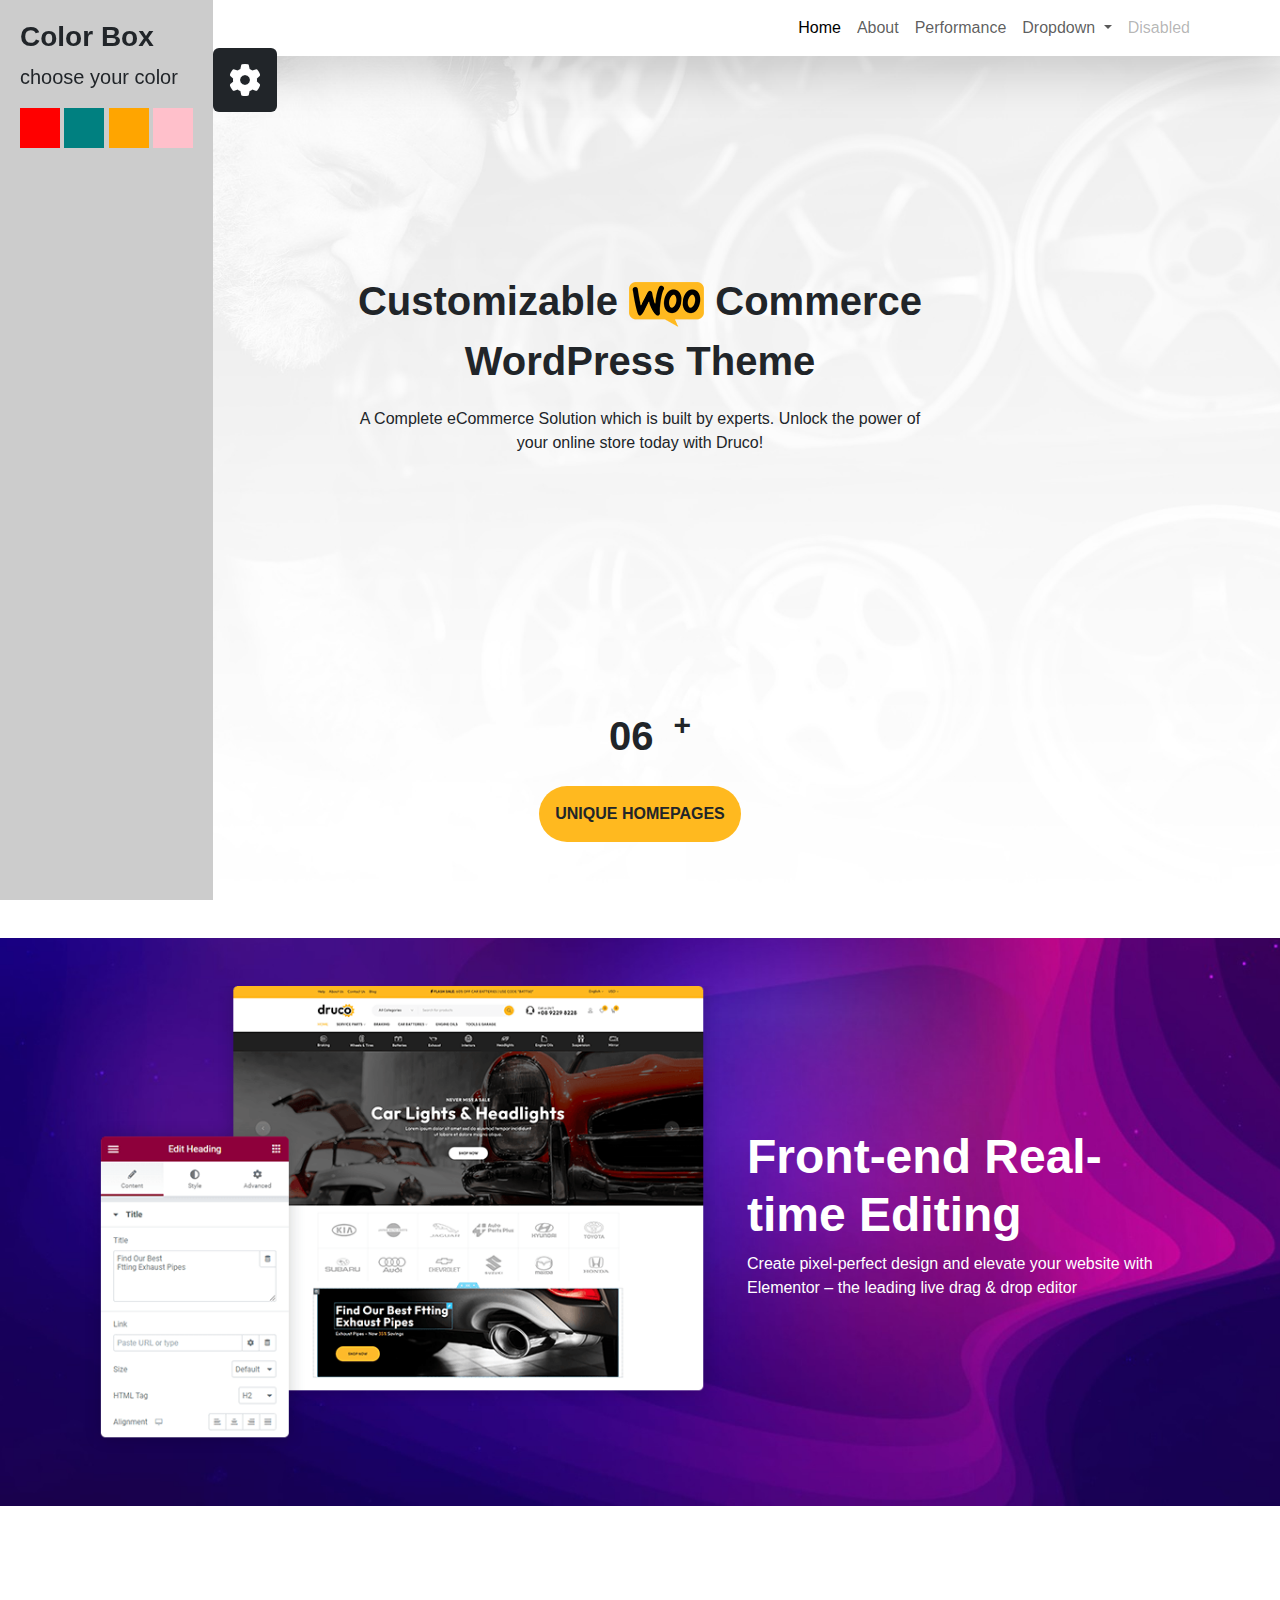
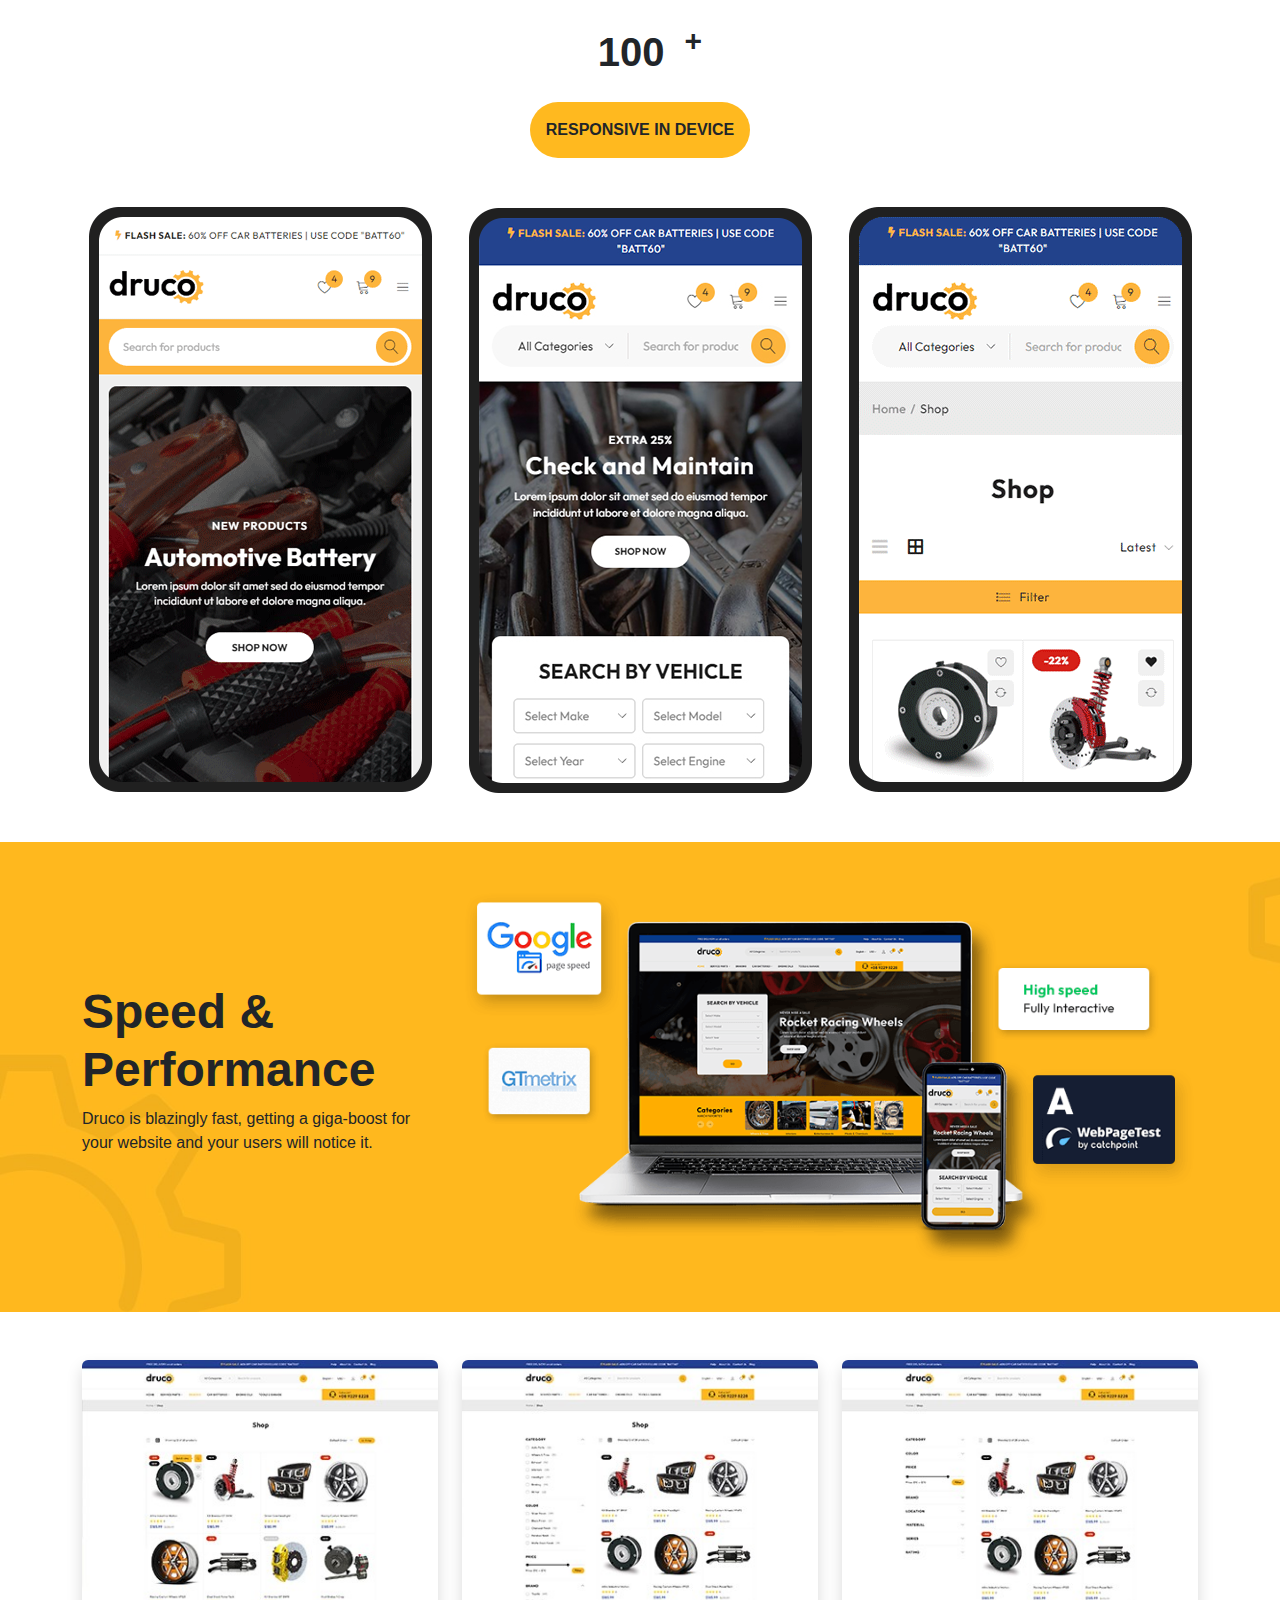
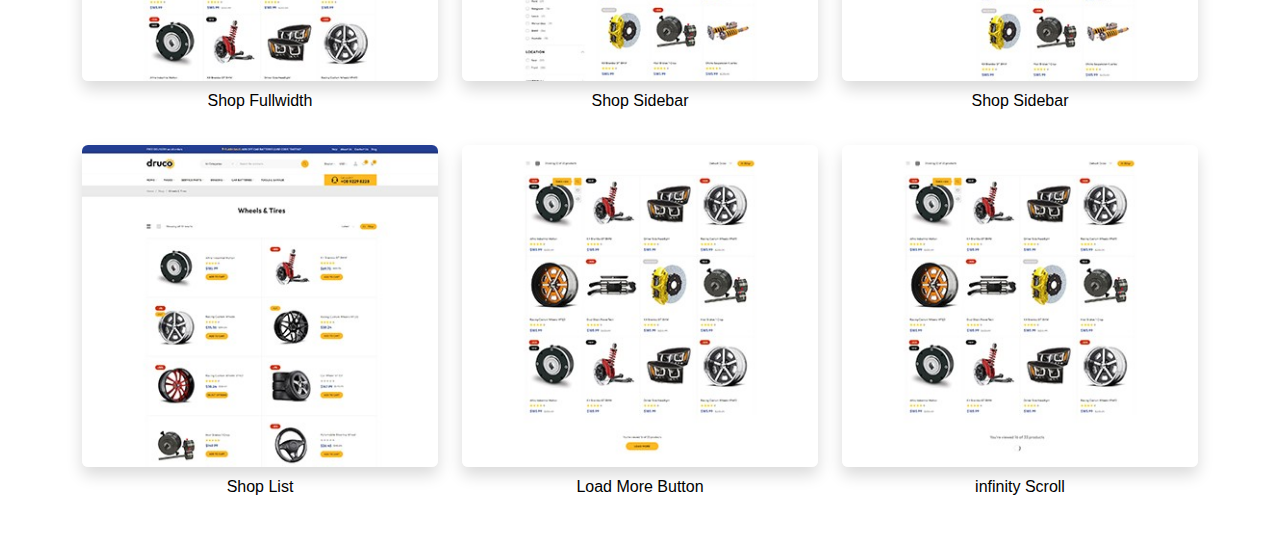
<file: druco - Copy/index.html>
<!DOCTYPE html>
<html lang="en">

<head>
    <meta charset="UTF-8">
    <meta name="viewport" content="width=device-width, initial-scale=1.0">
    <title>Durco</title>

    <link rel="stylesheet" href="css/all.min.css"> 
    <link rel="stylesheet" href="css/bootstrap.min.css">
    <link rel="stylesheet" href="skitter-master/skitter-master/dist/skitter.css">
    <link rel="stylesheet" href="css/style.css">


</head>

<body>


    <nav class="navbar navbar-expand-lg shadow-lg">
        <div class="container">
            <a class="navbar-brand" href="#">Druco</a>
            <button class="navbar-toggler" type="button" data-bs-toggle="collapse"
                data-bs-target="#navbarSupportedContent" aria-controls="navbarSupportedContent" aria-expanded="false"
                aria-label="Toggle navigation">
                <span class="navbar-toggler-icon"></span>
            </button>
            <div class="collapse navbar-collapse" id="navbarSupportedContent">
                <ul class="navbar-nav ms-auto mb-2 mb-lg-0">
                    <li class="nav-item">
                        <a class="nav-link active" aria-current="page" href="#Home">Home</a>
                    </li>
                    <li class="nav-item">
                        <a class="nav-link" href="#About">About</a>
                    </li>
                    <li class="nav-item">
                        <a class="nav-link" href="#Performance">Performance</a>
                    </li>
                    <li class="nav-item dropdown">
                        <a class="nav-link dropdown-toggle" href="#" role="button" data-bs-toggle="dropdown"
                            aria-expanded="false">
                            Dropdown
                        </a>
                        <ul class="dropdown-menu">
                            <li><a class="dropdown-item" href="#">Action</a></li>
                            <li><a class="dropdown-item" href="#">Another action</a></li>
                            <li>
                                <hr class="dropdown-divider">
                            </li>
                            <li><a class="dropdown-item" href="#">Something else here</a></li>
                        </ul>
                    </li>
                    <li class="nav-item">
                        <a class="nav-link disabled" aria-disabled="true">Disabled</a>
                    </li>
                </ul>

            </div>
        </div>
    </nav>

 
    <!-- header -->
    <header id="Home">
        <div class="container">
            <div class="header-caption d-flex align-items-center justify-content-center text-center flex-column">
                <p class="header-title">Customizable <img src="images/woo-icon.png" alt=""> Commerce<br /> WordPress
                    Theme​</p>


                <p>A Complete eCommerce Solution which is built by
                    experts. Unlock the power of
                    <br />your online store
                    today with Druco!
                </p>
            </div>
            <div id="number" class="text-center">
                <span>06</span><sup>+</sup>
                <button class="btn rounded-pill d-block m-auto changeTheme">UNIQUE HOMEPAGES</button>
            </div>
            <div class="homes py-5">
                <div class="row text-center">
                    <div class="col-md-4">
                        <div class="home-item">
                            <img src="images/home-1.jpg" class="img-fluid shadow-sm" alt="">
                            <p class="pt-3">Home 01</p>
                        </div>
                    </div>
                    <div class="col-md-4">
                        <div class="home-item">
                            <img src="images/home-2.jpg" class="img-fluid shadow-sm" alt="">
                            <p class="pt-3">Home 02</p>
                        </div>
                    </div>
                    <div class="col-md-4">
                        <div class="home-item">
                            <img src="images/home-3.jpg" class="img-fluid shadow-sm" alt="">
                            <p class="pt-3">Home 03</p>
                        </div>
                    </div>
                    <div class="col-md-4">
                        <div class="home-item">
                            <img src="images/home-4.jpg" class="img-fluid shadow-sm" alt="">
                            <p class="pt-3">Home 04</p>
                        </div>
                    </div>
                    <div class="col-md-4">
                        <div class="home-item">
                            <img src="images/home-5.jpg" class="img-fluid shadow-sm" alt="">
                            <p class="pt-3">Home 05</p>
                        </div>
                    </div>
                    <div class="col-md-4">
                        <div class="home-item">
                            <img src="images/home-6.jpg" class="img-fluid shadow-sm" alt="">
                            <p class="pt-3">Home 06</p>
                        </div>
                    </div>
                </div>
            </div>
        </div>
    </header>
    <!-- ==========FRONTEND============= -->
    <section class="frontend text-white" id="About">
        <div class="container py-5 ">
            <div class="row align-items-center g-4">

                <div class="col-md-7">
                    <img src="images/intro-elementor.png" class="w-100" alt="">
                </div>
                <div class="col-md-5">
                    <h2>Front-end
                        Real-time Editing</h2>
                    <p>Create pixel-perfect design and elevate your website with Elementor – the leading live drag &
                        drop editor</p>

                </div>
            </div>
        </div>
    </section>

    <!--=========MOBILS============  -->

    <section class="mobiles py-5 text-center" id="Performance">
        <div class="container">
            <div id="number" class="my-5">
                <span>100</span><sup>+</sup>
                <button class="btn rounded-pill d-block m-auto">RESPONSIVE IN DEVICE</button>
            </div>
            <div class="row g-4">
                <div class="col-md-4">
                    <img src="images/intro-mobile-1.gif" class="img-fluid" alt="">
                </div>
                <div class="col-md-4">
                    <img src="images/mobile-home.png" class="img-fluid" alt="">
                </div>
                <div class="col-md-4">
                    <img src="images/mobile-gif-2.gif" class="img-fluid" alt="">
                </div>
            </div>

        </div>
    </section>
    <!-- speed -->
    <section class="speed py-5 ">
        <div class="container">
            <div class="row align-items-center g-4">
                <div class="col-md-4">
                    <h2>Speed &
                        Performance</h2>
                    <p class="changeTheme">Druco is blazingly fast, getting a giga-boost for your website and your users
                        will notice it.</p>
                </div>
                <div class="col-md-8 ">
                    <img src="images/intro-speed.png" class="img-fluid" alt="">
                </div>
            </div>
        </div>
    </section>
    <!-- layouts -->

    <section class="layouts my-5 text-center">
        <div class="container">
            <div class="row g-4" id="layout">

            </div>
        </div>
    </section>




  <!-- top -->

  <div id="toUp">
    <i class="fa-solid fa-arrow-up text-white"></i>
  </div>

   <!-- side -->

   <aside class="d-flex">
    <div class="color-box">
        <h3 class="fw-bold">Color Box</h3>
        <p class="lead">choose your color</p>
        <span></span>
        <span></span>
        <span></span>
        <span></span>
    </div>
    <div class="setting mt-5">
        <i class="fa-solid p-3 fa-gear fa-2x text-white bg-dark rounded-2"></i>
    </div>
   </aside>

    <script src="skitter-master/skitter-master/examples/js/jquery-2.1.1.min.js"></script>
    <script src="skitter-master/skitter-master/examples/js/jquery.easing.1.3.js"></script>
    <script src="skitter-master/skitter-master/dist/jquery.skitter.min.js"></script>
    <script src="js/main.js"></script>
</body>

</html>
</file>
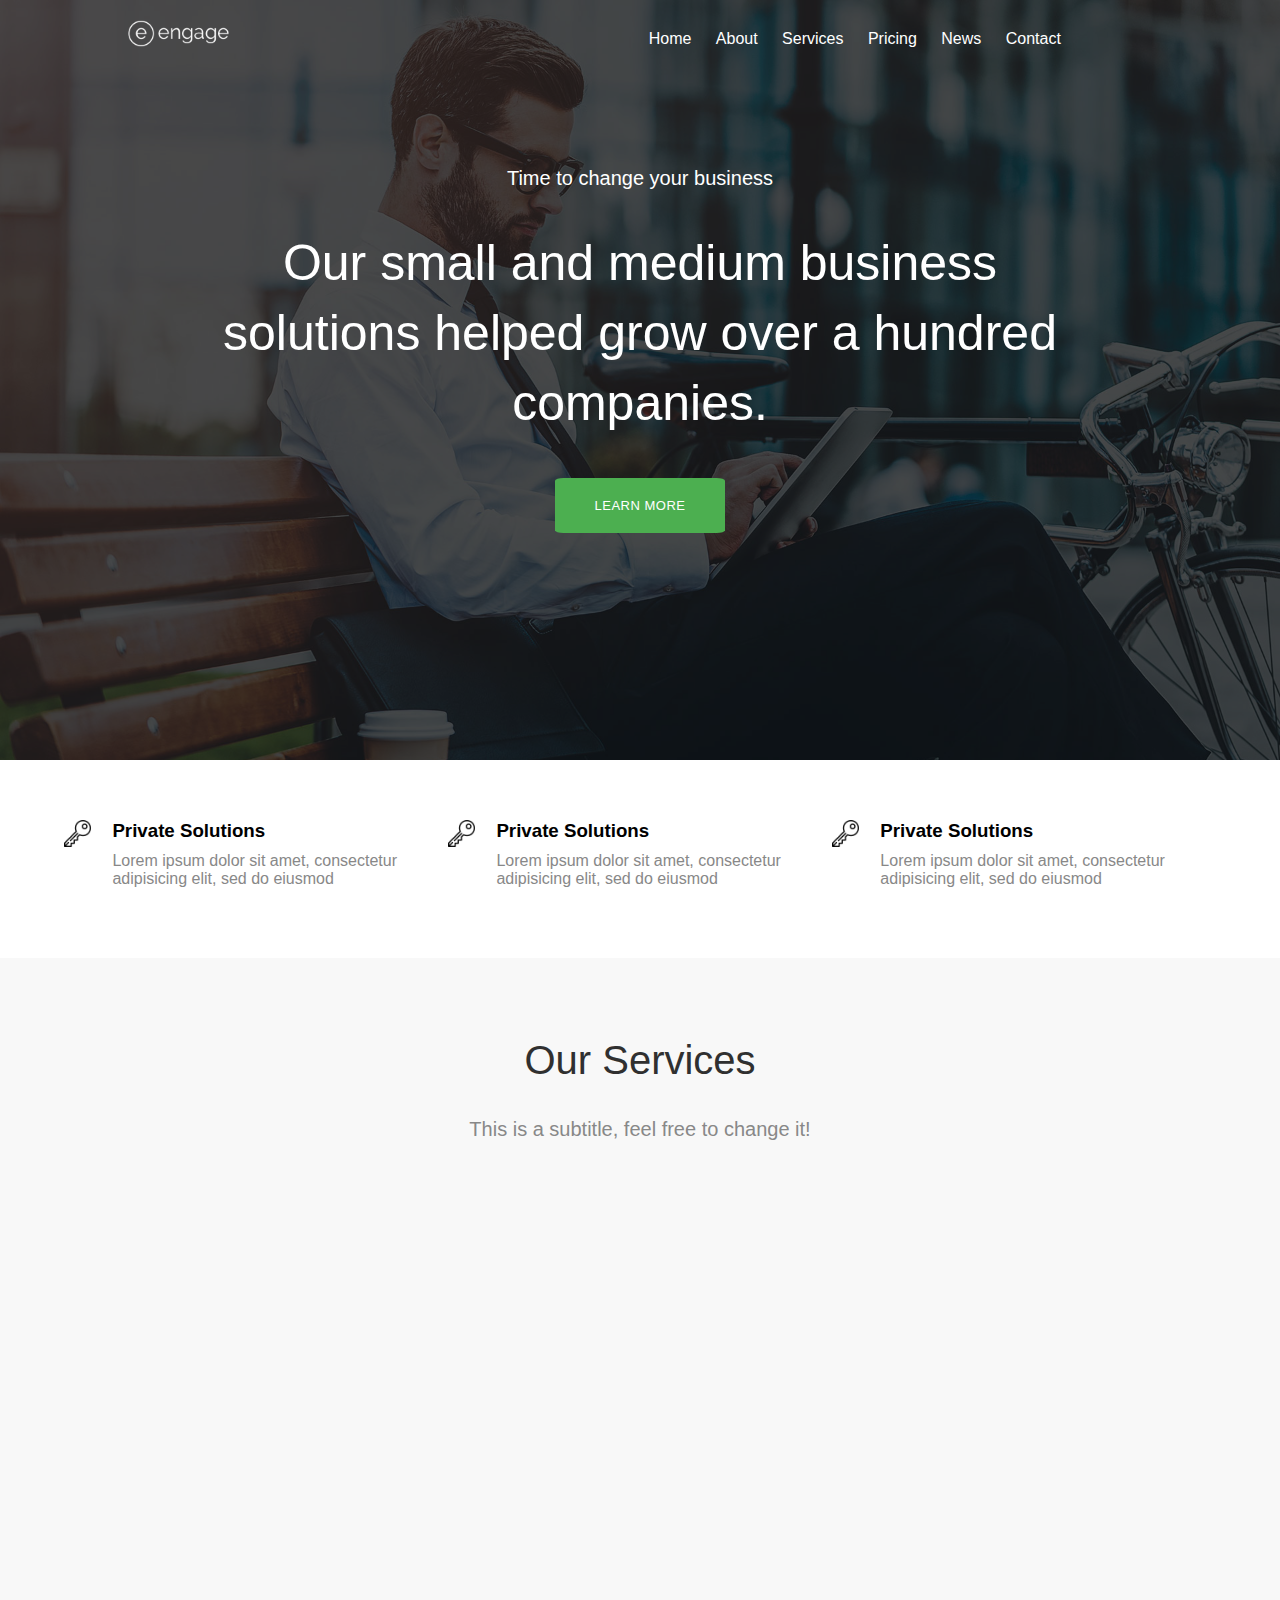
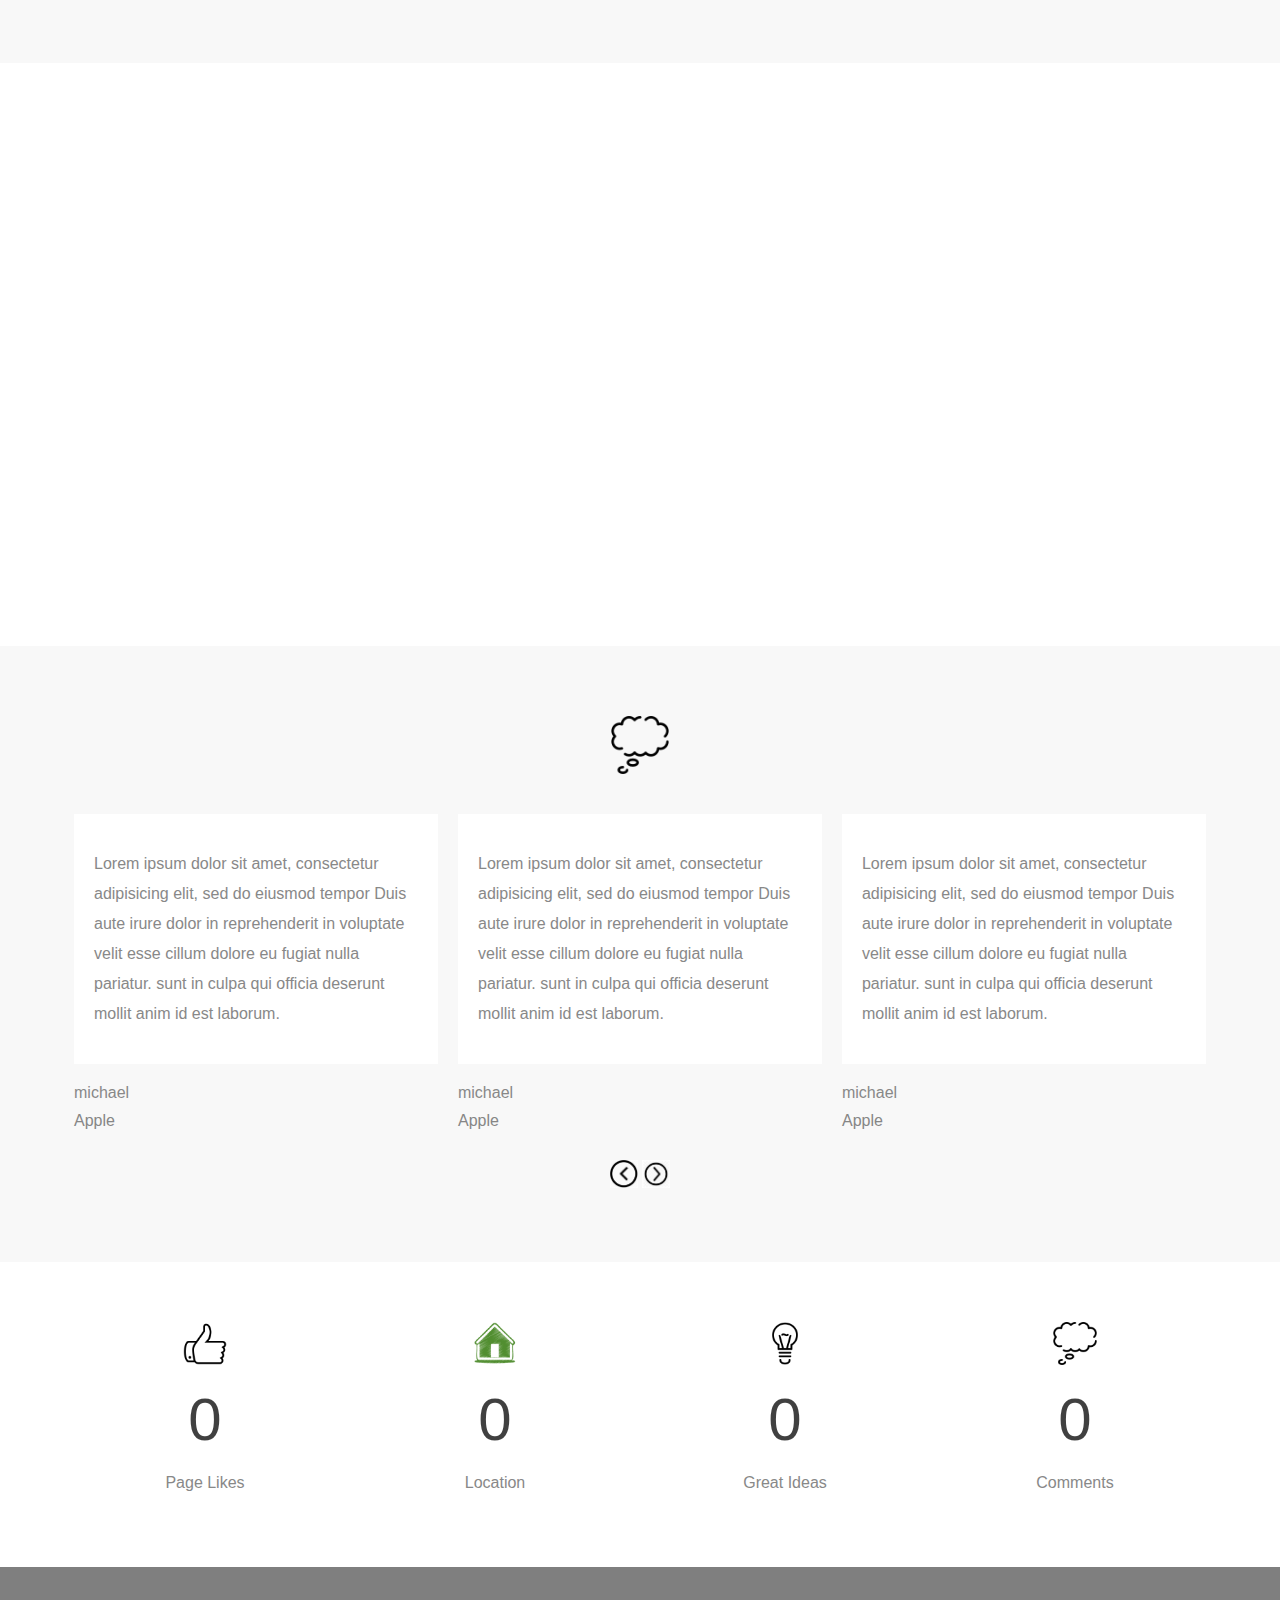
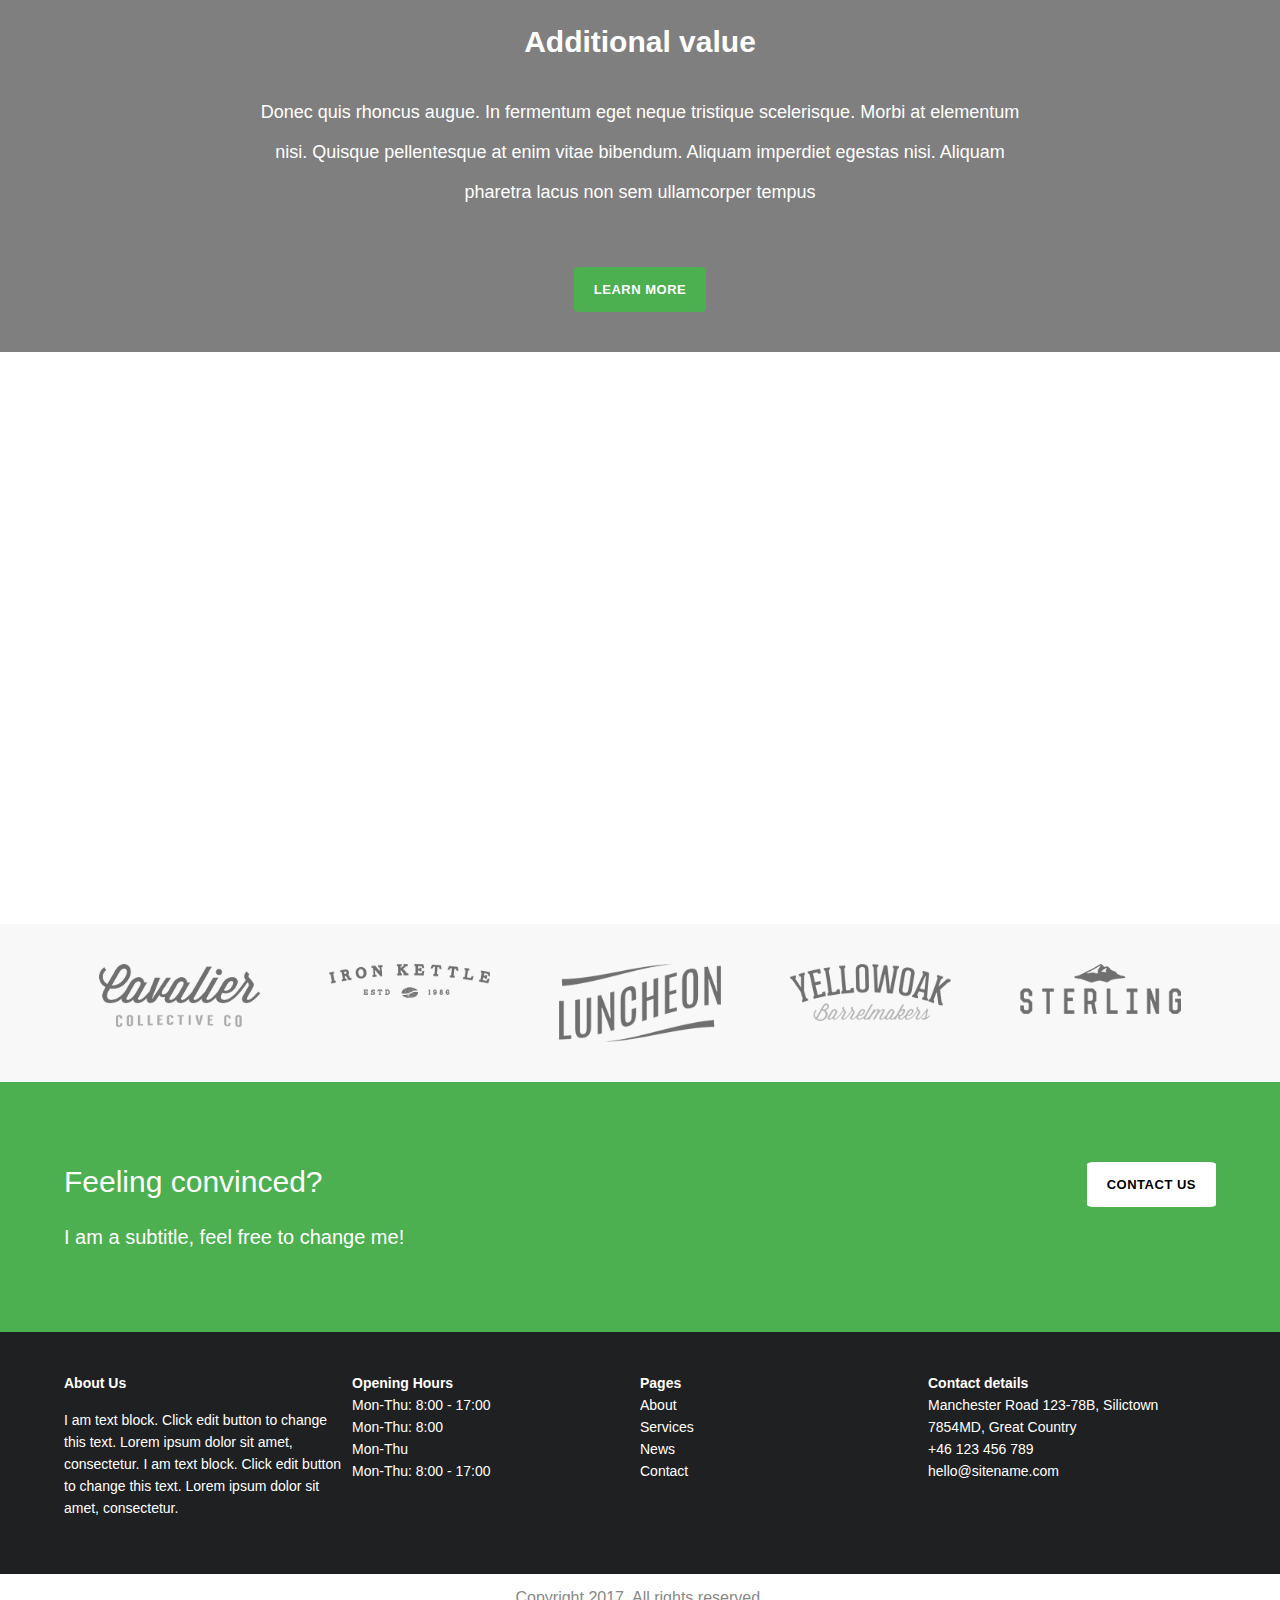
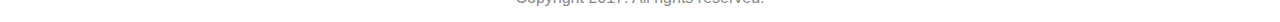
<file: engage_business2/index.html>
<html lang="en" dir="ltr">
  <head>
    <meta charset="utf-8">
    <title>engage Business</title>
    <link rel="stylesheet" href="css/animate.css">
    <link rel="stylesheet" href="css/style.css">
  </head>
  <body>

   <div class="home" id="home">
   <div class="overlay">
     <div class="navbar navbar-expand-lg">
    <a href="#"> <img src="images/logo-light.png"/></a>
     <ul>
       <li><a href="#home">Home</a></li>
       <li><a href="#about">About</a></li>
       <li><a href="#service">Services</a></li>
       <li><a href="#">Pricing</a></li>
       <li><a href="#news">News</a></li>
       <li><a href="#contact">Contact</a></li>
     </ul>
     </div>
   <div class="home-content">
   <p>Time to change your business</p>
   <h1 class="wow bounceInDown" data-wow-duration="2s">Our small and medium business solutions helped grow over a hundred companies.</h1>
    <a href="#about"><button type="button" name="button">Learn More</button></a>
   </div>
   </div>
   </div>
   <div class="about-us">
     <div class="about">
      <div class="about-img">
     <img src="images/key.png"/>
   </div>
   <div class="about-content">
     <h3>Private Solutions</h3>
     <p>Lorem ipsum dolor sit amet, consectetur adipisicing elit, sed do eiusmod </p>
     </div>
   </div>
   <div class="about">
    <div class="about-img">
   <img src="images/key.png"/>
 </div>
 <div class="about-content">
   <h3>Private Solutions</h3>
   <p>Lorem ipsum dolor sit amet, consectetur adipisicing elit, sed do eiusmod </p>
   </div>
 </div>
 <div class="about">
  <div class="about-img">
 <img src="images/key.png"/>
</div>
<div class="about-content">
 <h3>Private Solutions</h3>
 <p>Lorem ipsum dolor sit amet, consectetur adipisicing elit, sed do eiusmod </p>
 </div>
</div>
   </div>
   <div class="services" id="service">
   <h2>Our Services</h2>
   <p>This is a subtitle, feel free to change it!</p>
   <div class="container">
   <div class="myservice wow fadeInLeft"  data-wow-duration="2s">
     <div class="over">
   <img src="images/full-5-600x420.jpg"/>
   <div class="serve">
   <h3>coool Ideal</h3>
   <p>Lorem ipsum dolor sit amet, consectetur adipisicing elit, sed do eiusmod tempor incididunt
      ut labore et dolore magna aliqua. Ut enim ad minim veniam,</p>
      </div>
    </div>
   </div>
   <div class="myservice  wow fadeInUp"  data-wow-duration="2s">
     <div class="over">
   <img src="images/full-5-600x420.jpg"/>
   <div class="serve">
   <h3>Cool Ideal</h3>
   <p>Lorem ipsum dolor sit amet, consectetur adipisicing elit, sed do eiusmod tempor incididunt
      ut labore et dolore magna aliqua. Ut enim ad minim veniam,</p>
      </div>
    </div>
   </div>
   <div class="myservice  wow fadeInRight"  data-wow-duration="2s">
     <div class="over">
   <img src="images/full-5-600x420.jpg"/>
   <div class="serve">
   <h3>Cool Ideal</h3>
   <p>Lorem ipsum dolor sit amet, consectetur adipisicing elit, sed do eiusmod tempor incididunt
      ut labore et dolore magna aliqua. Ut enim ad minim veniam,</p>
      </div>
    </div>
   </div>
 </div>
</div>
   <div class="secret" id="about">
   <div class="content wow bounceInLeft" data-wow-duration="2s">
   <h2>Our Secret</h2>
   <p>Morbi pellentesque, nisl id semper bibendum, nibh sem fermentum magna,
     eget commodo leo velit sit amet velit. Aliquam fermentum, lorem quis posuere mattis, est justo porttitor magna,
      in commodo risus justo vitae nibh. Quisque consequat venenatis rutrum.</p>
      <ul>
        <li><img src="images/right.png"/><b>Aliquam fermentum lorem quis posuere mattis.</b></li>
        <li><img src="images/right.png"/><b>Sed mollis sapien erat id pellentesque libero.</b><li>
        <li><img src="images/right.png"/><b>Pellentesque nisl id semper bibendum.</b></li>
      </ul>
      <a href="#"><button type="button" name="button">LEARN MORE</button></a>
   </div>
   <div class="img-content wow bounceInRight" data-wow-duration="2s">
   <img src="images/business-main-700x680.jpg"/>
   </div>
   </div>
   <div class="carousel" id="news">
   <div class="container">
   <img src="images/think.png"/>
   <div class="parent">
     <div class="overlay">
   <div class="car-content">
   <p>Lorem ipsum dolor sit amet, consectetur adipisicing elit, sed do eiusmod tempor
   Duis aute irure dolor in reprehenderit in voluptate velit esse cillum dolore eu fugiat nulla pariatur.
  sunt in culpa qui officia deserunt mollit anim id est laborum.</p>
  </div>
  </div>
   <i>michael</i>
   <b>Apple</b>
   </div>
   <div class="parent">
     <div class="overlay">
   <div class="car-content">
   <p>Lorem ipsum dolor sit amet, consectetur adipisicing elit, sed do eiusmod tempor
   Duis aute irure dolor in reprehenderit in voluptate velit esse cillum dolore eu fugiat nulla pariatur.
  sunt in culpa qui officia deserunt mollit anim id est laborum.</p>
  </div>
  </div>
   <i>michael</i>
   <b>Apple</b>
   </div>
   <div class="parent">
     <div class="overlay">
   <div class="car-content">
   <p>Lorem ipsum dolor sit amet, consectetur adipisicing elit, sed do eiusmod tempor
   Duis aute irure dolor in reprehenderit in voluptate velit esse cillum dolore eu fugiat nulla pariatur.
  sunt in culpa qui officia deserunt mollit anim id est laborum.</p>
  </div>
</div>
   <i>michael</i>
   <b>Apple</b>
   </div>
   <div class="controls">
   <img src="images/previous.jpg"/>
   <img src="images/next.jpg"/>
   </div>
 </div>
   </div>
   <div class="feedback" id="counter">
   <div class="icon">
   <img src="images/ok.png"/>
   <h2 data-count="1240"  class="counter-value">0</h2>
   <p>page likes</p>
   </div>
   <div class="icon">
   <img src="images/home.png"/>
   <h2 data-count="64"  class="counter-value">0</h2>
   <p>location</p>
   </div>
   <div class="icon">
   <img src="images/lamp.png"/>
   <h2 data-count="960"  class="counter-value">0</h2>
   <p>Great ideas</p>
   </div>
   <div class="icon">
   <img src="images/think.png"/>
   <h2 data-count="420"  class="counter-value">0</h2>
   <p>comments</p>
   </div>
   </div>
   <div class="info">
    <div class="overlay">
   <h3>Additional value</h3>
   <p>Donec quis rhoncus augue. In fermentum eget neque tristique scelerisque.
      Morbi at elementum nisi. Quisque pellentesque at enim vitae bibendum.
       Aliquam imperdiet egestas nisi. Aliquam pharetra lacus non sem ullamcorper tempus</p>
       <button type="button" name="button">Learn More</button>
       </div>
   </div>
   <div class="merites wow slideInDown" data-wow-duration="2s">
   <h2>Other Services</h2>
   <p>What else our company can offer you.</p>
   <div class="merit">
   <p>Facilities</p>
   <p>Ipsum dolor sit amet, consectetur adipiscing elit. Phasellus ultricies nisi at scelerisque pellentesque.
      Nunc feugiat felis vitae aliquet consequat. Aliquam ullamcorper</p>
      </div>
      <div class="merit">
      <p>Facilities</p>
      <p>Ipsum dolor sit amet, consectetur adipiscing elit. Phasellus ultricies nisi at scelerisque pellentesque.
         Nunc feugiat felis vitae aliquet consequat. Aliquam ullamcorper</p>
         </div>
         <div class="merit">
         <p>Facilities</p>
         <p>Ipsum dolor sit amet, consectetur adipiscing elit. Phasellus ultricies nisi at scelerisque pellentesque.
            Nunc feugiat felis vitae aliquet consequat. Aliquam ullamcorper</p>
            </div>
      <div class="clr"></div>
      <div class="merit">
      <p>Facilities</p>
      <p>Ipsum dolor sit amet, consectetur adipiscing elit. Phasellus ultricies nisi at scelerisque pellentesque.
         Nunc feugiat felis vitae aliquet consequat. Aliquam ullamcorper</p>
         </div>
         <div class="merit">
         <p>Facilities</p>
         <p>Ipsum dolor sit amet, consectetur adipiscing elit. Phasellus ultricies nisi at scelerisque pellentesque.
            Nunc feugiat felis vitae aliquet consequat. Aliquam ullamcorper</p>
            </div>
            <div class="merit">
            <p>Facilities</p>
            <p>Ipsum dolor sit amet, consectetur adipiscing elit. Phasellus ultricies nisi at scelerisque pellentesque.
               Nunc feugiat felis vitae aliquet consequat. Aliquam ullamcorper</p>
               </div>
   </div>
   <div class="advertise">
     <div class="container">
   <div class="adv">
   <img src="images/logo_01.png"/>
   </div>
   <div class="adv">
   <img src="images/logo_02.png"/>
   </div>
   <div class="adv">
   <img src="images/logo_03.png"/>
   </div>
   <div class="adv">
   <img src="images/logo_04.png"/>
   </div>
   <div class="adv">
   <img src="images/logo_05.png"/>
   </div>
 </div>
   </div>
   <div class="contact" id="contact">
     <div class="container">
       <div class="content">
   <h2>Feeling convinced?</h2>
   <p>I am a subtitle, feel free to change me!</p>
 </div>
   <button type="button" name="button">Contact Us</button>
   </div>
 </div>
   <div class="footer">
     <div class="container">
     <div class="sec1">
     <h4>About Us</h4>
     <p>I am text block. Click edit button to change this text. Lorem ipsum dolor sit amet, consectetur.
        I am text block. Click edit button to change this text. Lorem ipsum dolor sit amet, consectetur.</p>
     </div>
     <div class="sec2">
       <h4>Opening Hours</h4>
       <ul>
         <li>Mon-Thu: 8:00 - 17:00</li>
         <li>Mon-Thu: 8:00 </li>
         <li>Mon-Thu</li>
         <li>Mon-Thu: 8:00 - 17:00</li>
       </ul>
     </div>
     <div class="sec3">
       <h4>Pages</h4>
       <ul>
         <li>About</li>
         <li>Services</li>
         <li>News</li>
         <li>Contact</li>
       </ul>
     </div>
     <div class="sec4">
       <h4>Contact details</h4>
       <ul>
         <li>Manchester Road 123-78B, Silictown 7854MD, Great Country</li>
         <li>+46 123 456 789</li>
         <li>hello@sitename.com</li>
       </ul>
   </div>
 </div>
 </div>
   <div class="footer-bottom">
   <p>Copyright 2017. All rights reserved.</p>
   </div>
   <script src="js/jquery-3.4.1.min.js"> </script>
   <script src="js/wow.min.js"></script>
   <script src="js/plugin.js"></script>

  </body>
</html>
</file>
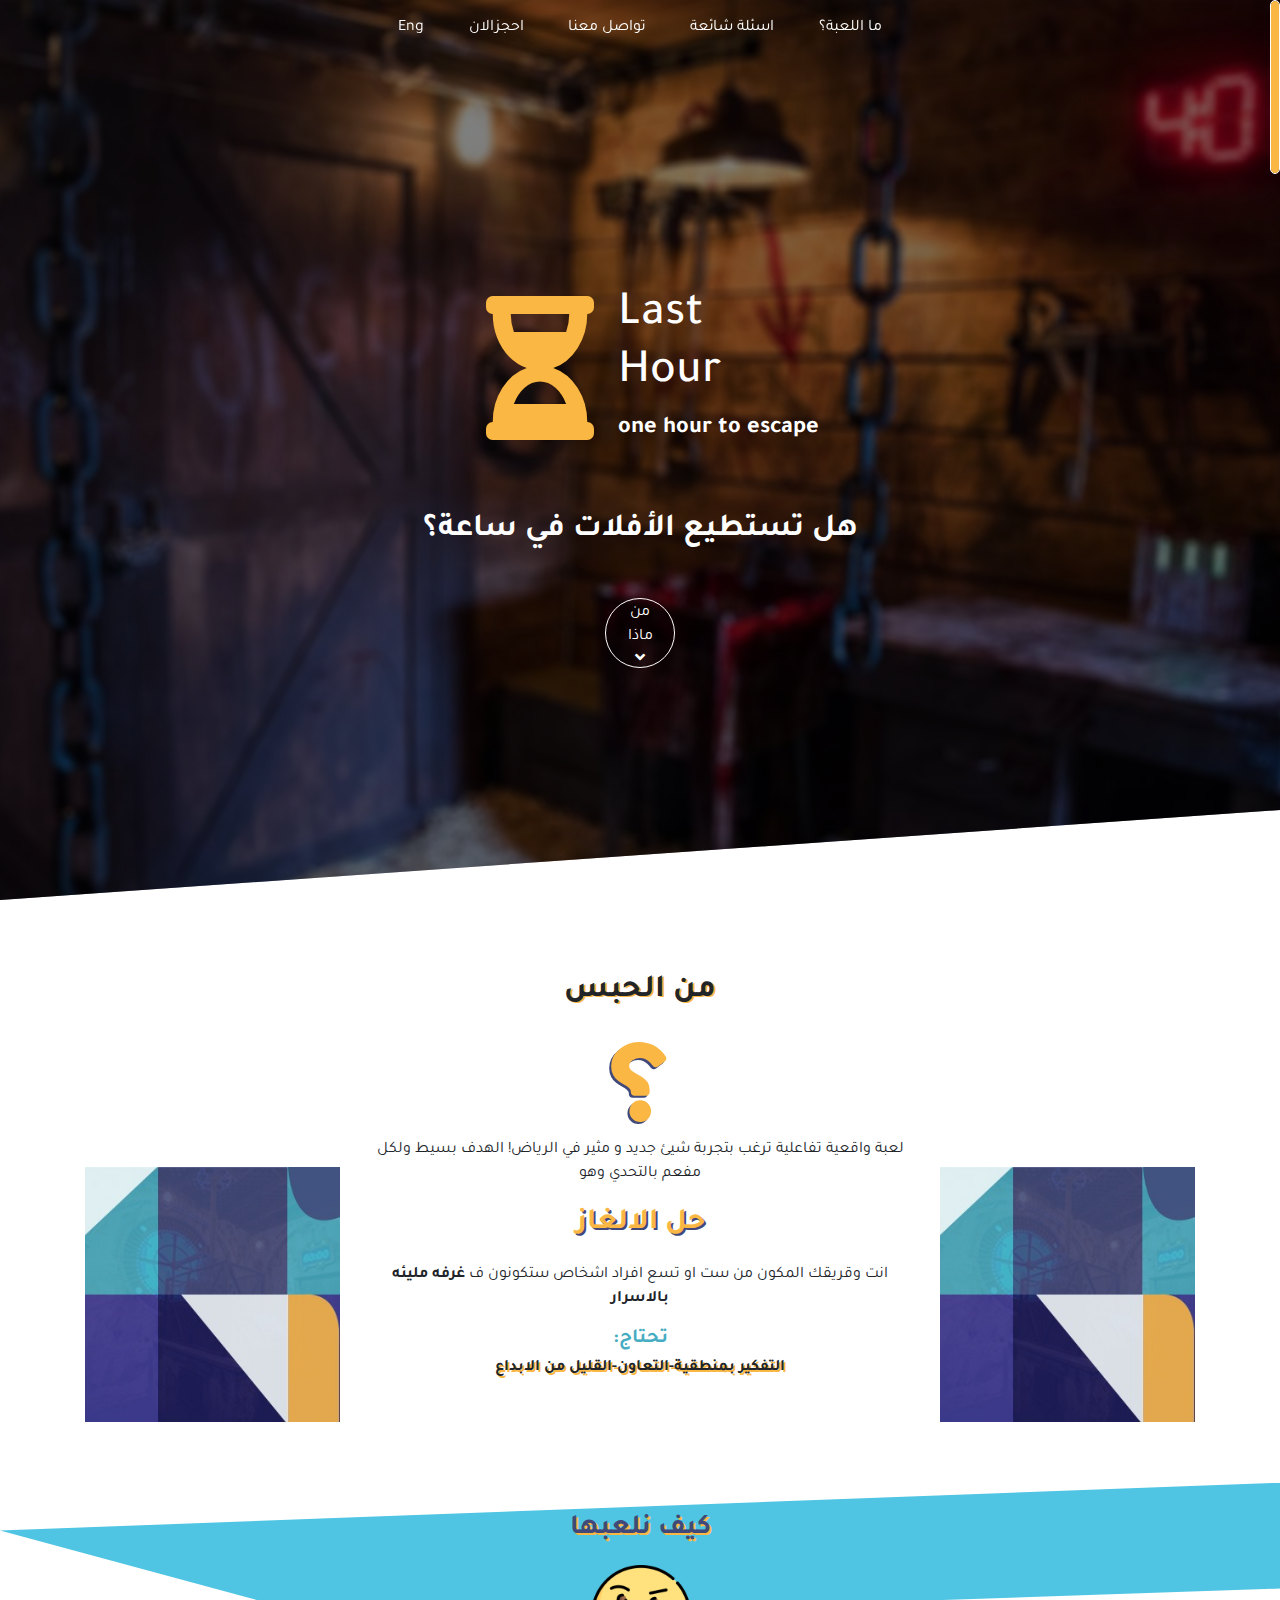
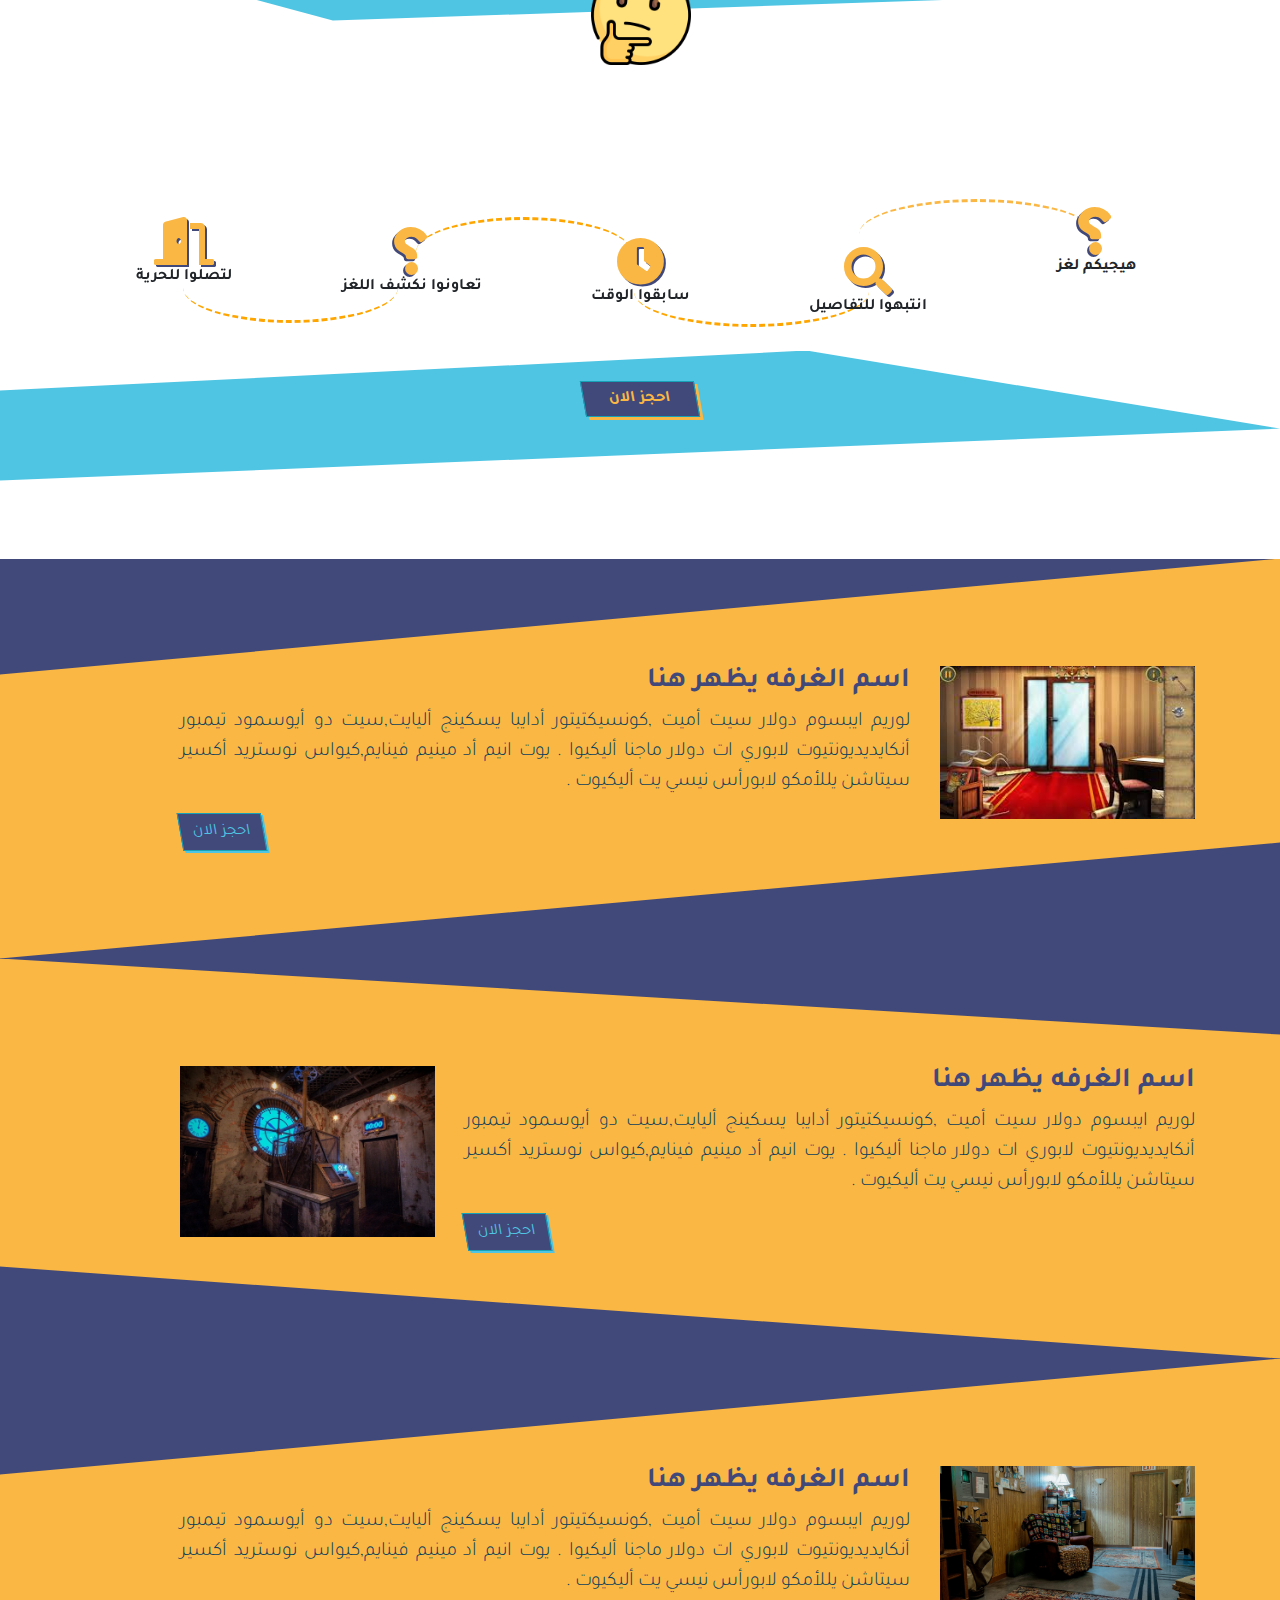
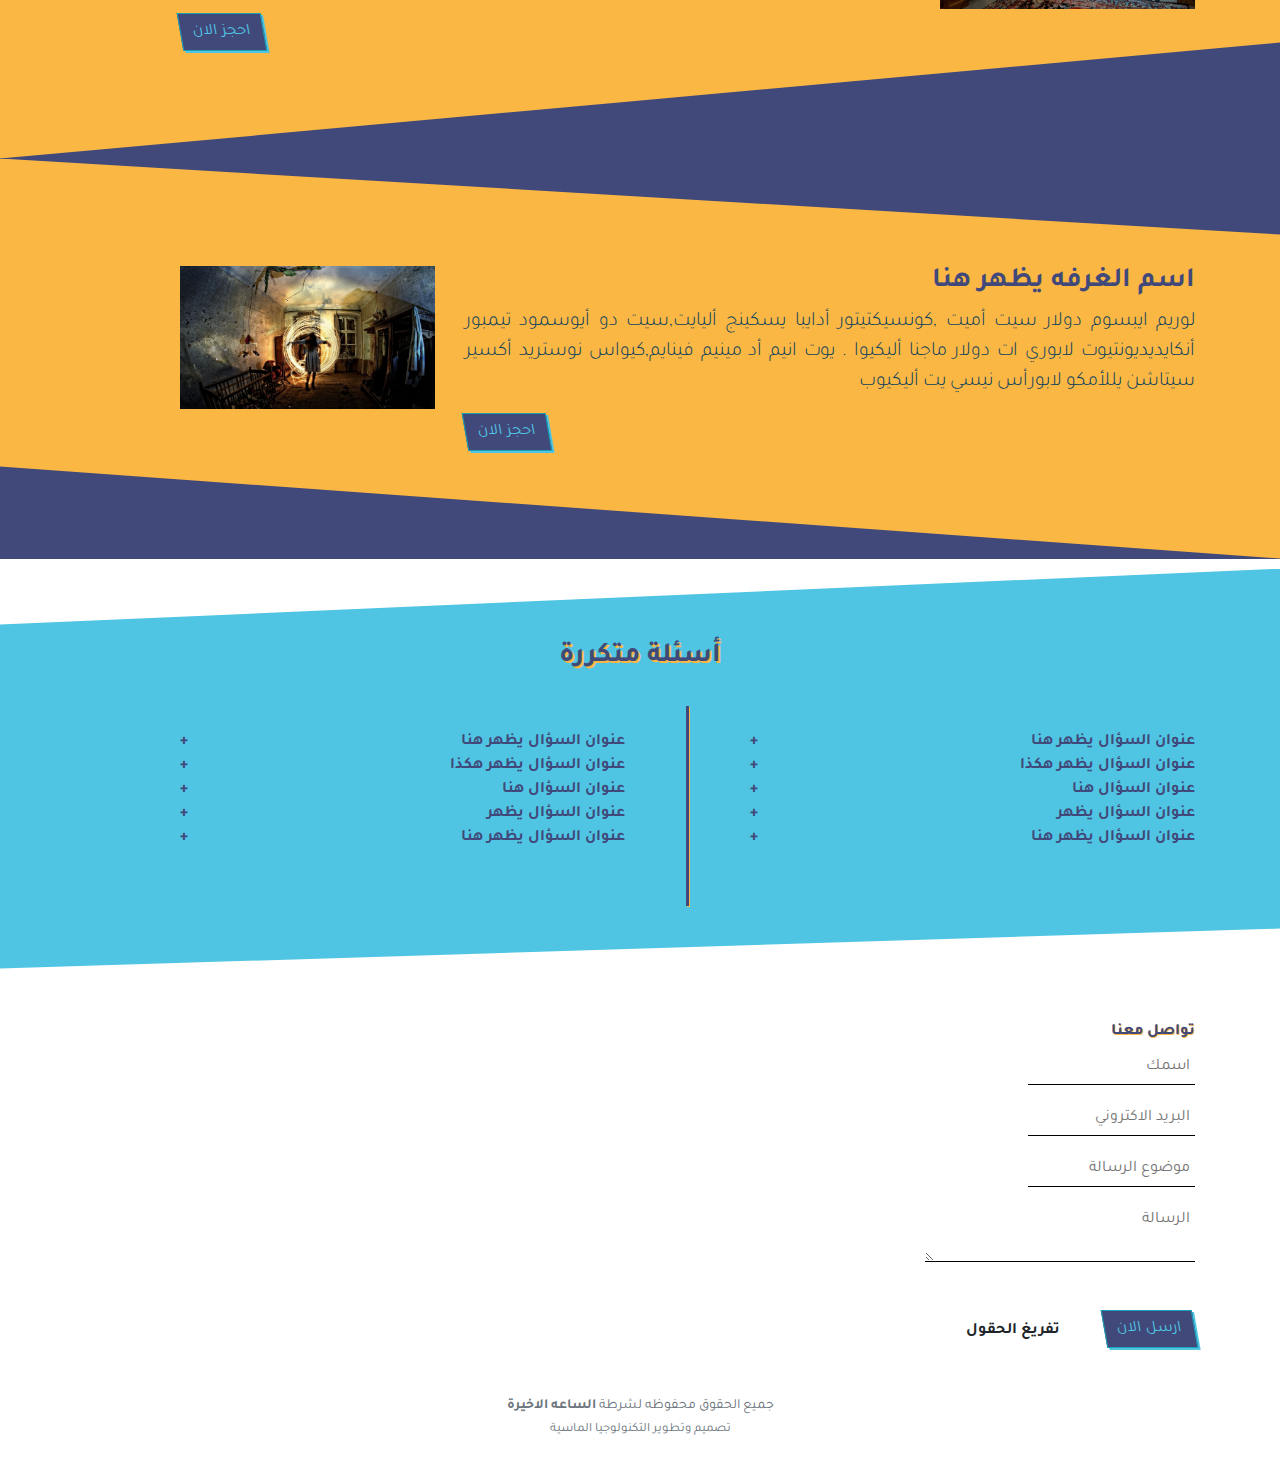
<file: Escapeweb/index.html>
<!DOCTYPE html>
<html>


<head>
  <title>Escape way</title>
    <meta charset="utf-8">
    <meta name="viewport" content="width=device-width, initial-scale=1, shrink-to-fit=no">
    <link rel="stylesheet" href="css/bootstrap.css">
    <link rel="stylesheet" href="css/index_style.css">
    <link rel="stylesheet" href="css/media.css">
    <link rel="stylesheet" href="css/all.min.css">
    <link rel="stylesheet" href="https://fonts.googleapis.com/css?family=Amiri|Bebas+Neue|Tajawal&display=swap">

    <!--[if lt IE 9]>
    <script src="js/html5shiv.min.js"></script>
    <![endif]-->
  </head>

<body>
    <nav class="navbar navbar-expand-md  fixed-top">
        <button class="navbar-toggler" type="button" data-toggle="collapse" data-target="#navbarSupportedContent" aria-controls="navbarSupportedContent" aria-expanded="false" aria-label="Toggle navigation">
            <i class="fas fa-sliders-h"></i>
        </button>
        <div class="collapse navbar-collapse" id="navbarSupportedContent">
          <ul class="navbar-nav m-auto">
            <li class="nav-item">
              <a class="nav-link" href="#steps">ما اللعبة؟</a>
            </li>
            <li class="nav-item">
                <a class="nav-link" href="#FAQ">اسئلة شائعة</a>
            </li>
            <li class="nav-item">
                <a class="nav-link" href="#contact">تواصل معنا</a>
            </li>
            <li class="nav-item">
                <a class="nav-link" href="#">احجزالان</a>
            </li>
            <li class="nav-item">
                <a class="nav-link" href="#">Eng</a>
            </li>
          </ul>
          </div>
      </nav>
    <!--header-->
    <header class="text-white">
     <div class="container">
         <div class="my-heading text-left d-flex align-items-center">
            <div class="icon px-4">
            <i class="fas fa-hourglass-half"></i>
            </div>
            <div class="main-head mt-3">
            <h1>Last<br>Hour</h1>
            <p>one hour to escape</p>
         </div>
         </div>
         <h2 class="text-white text-center mt-5">هل تستطيع الأفلات في ساعة؟</h2>
         <div class="parent d-flex justify-content-center">
         <a href="#puzzle">
         <div class="link text-center">
                <p class="m-0">من<br>ماذا</p>
                <i class="fas fa-angle-down"></i>
            </div>
            </a>
         </div>
        </div>
       <div class="overlay"></div>
     </header>
     <!-- puzzle section-->
      <section class="puzzle text-center py-5" id="puzzle">
       <div class="container">
        <div class="row">
         <div class="col-sm-3">
          <img src="images/puzzle.jpeg" class="img-fluid" alt="room">
         </div>
         <div class="col-sm-6">
        <h2 class="py-4">من الحبس</h2>
        <i class="fas fa-question"></i>
        <p class="lead text-center mt-3">لعبة واقعية تفاعلية ترغب بتجربة شيئ جديد و مثير في الرياض! الهدف بسيط ولكل مفعم بالتحدي وهو </p>
       <span>حل الالغاز</span>
       <p class="lead mt-3">انت وقريقك المكون من ست او تسع افراد اشخاص ستكونون ف <b>غرفه مليئه بالاسرار</b> </p>
        <h5>تحتاج:</h5>
        <h6>التفكير بمنطقية-التعاون-القليل من الابداع</h6>
      </div>
        <div class="col-sm-3">
            <img src="images/puzzle.jpeg" class="img-fluid" alt="room">
        </div>
       </div>
       </div>
      </section>
      <section class="py-5 Hplay">
      <div class="question position-relative d-flex justify-content-center">
      <h3 class="position-absolute">كيف نلعبها</h3>
      </div>
      <img src="images/thinking.png" class="img-fluid" alt="thinking">
      <div class="steps py-4" id="steps">
      <div class="container">
      <div class="row">
      <div class="col-md">
      <div class="icon d-flex align-items-center">
      <i class="fas fa-question one"></i>
      <span class="d-block">هيجيكم لغز</span>
      </div>
      </div>
      <div class="col-md">
      <div class="icon d-flex align-items-center">
      <i class="fas fa-search two"></i>
      <span class="d-block">انتبهوا للتفاصيل</span>
      </div>
          </div>
            <div class="col-md">
              <div class="icon d-flex align-items-center">
                <i class="fas fa-clock three"></i>
                  <span class="d-block">سابقوا الوقت</span>
                    </div>
                      </div>
                      <div class="col-md">
                      <div class="icon d-flex align-items-center">
                        <i class="fas fa-question four"></i>
                          <span class="d-block">تعاونوا نكشف اللغز</span>
                              </div>
                                </div>
                            <div class="col-md">
                            <div class="icon d-flex align-items-center">
                             <i class="fas fa-door-open"></i>
                                <span class="d-block">لتصلوا للحرية</span>
                              </div>
                            </div>
                          </div>
                        </div>
                      </div>
                       <div class="answer mt-5 d-flex justify-content-center align-items-center position-relative">
                        <button class="btn btn-info position-absolute">احجز الان</button>
                      </div>
      </section>

    <section class="rooms">
     <div class="container-fluid p-0">
     <div class="room">
      <div class="container">
        <div class="row">
          <div class="col-md-3">
              <div class="right">
                  <img src="images/index.jpg" class="img-fluid" alt="room">
              </div>
          </div>
          <div class="col-md-8">
            <div class="left">
              <h3>اسم الغرفه يظهر هنا</h3>
            <p class="lead">
                لوريم ايبسوم دولار سيت أميت ,كونسيكتيتور أدايبا يسكينج أليايت,سيت دو أيوسمود تيمبور
                      أنكايديديونتيوت لابوري ات دولار ماجنا أليكيوا . يوت انيم أد مينيم فينايم,كيواس نوستريد
                      أكسير سيتاشن يللأمكو لابورأس نيسي يت أليكيوت .
            </p>
            <button class="btn btn-info float-left">احجز الان</button>
            </div>
          </div>
        </div>
      </div>
     </div>
     <div class="roomtwo">
        <div class="container">
          <div class="row">
            <div class="col-md-8">
              <div class="right">
                  <h3>اسم الغرفه يظهر هنا</h3>
              <p class="lead">
                  لوريم ايبسوم دولار سيت أميت ,كونسيكتيتور أدايبا يسكينج أليايت,سيت دو أيوسمود تيمبور
                      أنكايديديونتيوت لابوري ات دولار ماجنا أليكيوا . يوت انيم أد مينيم فينايم,كيواس نوستريد
                      أكسير سيتاشن يللأمكو لابورأس نيسي يت أليكيوت .
              </p>
              <button class="btn btn-info float-left">احجز الان</button>
              </div>
            </div>
            <div class="col-md-3">
                <div class="left">
                    <img src="images/escape-room.jpg" class="img-fluid" alt="room">
                </div>
            </div>
          </div>
        </div>
       </div>
       <div class="room">
          <div class="container">
            <div class="row">
              <div class="col-md-3">
                  <div class="right">
                  <img src="images/room2.jpg"  class="img-fluid" alt="room">
                  </div>
              </div>
              <div class="col-md-8">
                <div class="left">
                    <h3>اسم الغرفه يظهر هنا</h3>
                <p class="lead">
                    لوريم ايبسوم دولار سيت أميت ,كونسيكتيتور أدايبا يسكينج أليايت,سيت دو أيوسمود تيمبور
                      أنكايديديونتيوت لابوري ات دولار ماجنا أليكيوا . يوت انيم أد مينيم فينايم,كيواس نوستريد
                      أكسير سيتاشن يللأمكو لابورأس نيسي يت أليكيوت .
                </p>
                <button class="btn btn-info float-left">احجز الان</button>
                </div>
              </div>

            </div>
          </div>
         </div>
         <div class="roomtwo">
            <div class="container">
              <div class="row">
                <div class="col-md-8">
                  <div class="right">
                      <h3>اسم الغرفه يظهر هنا</h3>
                  <p class="lead">
                      لوريم ايبسوم دولار سيت أميت ,كونسيكتيتور أدايبا يسكينج أليايت,سيت دو أيوسمود تيمبور
                      أنكايديديونتيوت لابوري ات دولار ماجنا أليكيوا . يوت انيم أد مينيم فينايم,كيواس نوستريد
                      أكسير سيتاشن يللأمكو لابورأس نيسي يت أليكيوب
                  </p>
                  <button class="btn btn-info float-left">احجز الان</button>
                  </div>
                </div>
                <div class="col-md-3">
                    <div class="left">
                     <img src="images/deadgirl.jpg" class="img-fluid" alt="dead-girl">
                    </div>
                </div>
              </div>
            </div>
           </div>
     </div>
    </section>
    <section class="FAQ py-5" id="FAQ">
     <h3 class="text-center py-4">أسئلة متكررة</h3>
     <div class="container">
      <div class="row">
        <div class="col-sm-5">
          <div class="right">
           <ul class="list-unstyled py-4">
             <li>عنوان السؤال يظهر هنا <span class="float-left">+</span></li>
             <li>عنوان السؤال يظهر هكذا <span class="float-left">+</span></li>
             <li>عنوان السؤال  هنا <span class="float-left">+</span></li>
             <li>عنوان السؤال يظهر  <span class="float-left">+</span></li>
             <li>عنوان السؤال يظهر هنا <span class="float-left">+</span></li>
           </ul>
          </div>
        </div>
        <div class="col-sm-1">
          <div class="divider"></div>
        </div>
        <div class="col-sm-5">
            <div class="left">
                <ul class="list-unstyled py-4">
                    <li>عنوان السؤال يظهر هنا <span class="float-left">+</span></li>
                    <li>عنوان السؤال يظهر هكذا <span class="float-left">+</span></li>
                    <li>عنوان السؤال  هنا <span class="float-left">+</span></li>
                    <li>عنوان السؤال يظهر  <span class="float-left">+</span></li>
                    <li>عنوان السؤال يظهر هنا <span class="float-left">+</span></li>
                  </ul>
            </div>
          </div>
      </div>
     </div>
    </section>
  <section class="contact py-4" id="contact">
    <div class="container">
      <div class="row">
        <div class="offset-md-2 col-md-6">
            <div class="form">
              <h6>تواصل معنا</h6>
             <form>
               <input type="text" name="" id="myname" class="d-block" placeholder="اسمك">
               <div class="alert alert-primary name" role="alert"></div>
               <input type="email" name="" id="email" onkeydown="validateform(this.value)" class="d-block mt-3"  placeholder="البريد الاكتروني">
               <div class="alert alert-primary email" role="alert"></div>
               <input type="text" name="" id="des" class="d-block mt-3"  placeholder="موضوع الرسالة">
               <div class="alert alert-primary msg" role="alert"></div>
               <textarea name="" id="msg" class="d-block mt-3" placeholder="الرسالة"></textarea>
               <button type="submit" class="btn btn-info mt-5" onclick="validation()" id="send" >ارسل الان</button>
               <b class="empty" onclick="empty()">تفريغ الحقول</b>
             </form>
            </div>
        </div>
            <div class="col-md-4 d-flex align-items-center">
                <div class="map">
                 <iframe src="https://www.google.com/maps/embed?pb=!1m14!1m12!1m3!1d13820.093471021639!2d30.976159350000003!3d30.0074854!2m3!1f0!2f0!3f0!3m2!1i1024!2i768!4f13.1!5e0!3m2!1sen!2seg!4v1575665672563!5m2!1sen!2seg" width="600" height="450" frameborder="0" style="border:0;" allowfullscreen=""></iframe>
                </div>
              </div>
          </div>
      </div>
  </section>
  <footer class="text-center py-4">
   <p class="text-muted">جميع الحقوق محفوظه لشرطة <b>الساعه الاخيرة</b></p>
   <small class="text-muted">تصميم وتطوير التكنولوجيا الماسية</small>
  </footer>
    <script src="js/jquery-3.4.1.min.js"></script>
    <script src="js/jquery.nicescroll.min.js"></script>
    <script src="js/popper.min.js"></script>
    <script src="js/bootstrap.min.js"></script>
    <script src="js/plugin.js"></script>
</body>

</html>
</file>
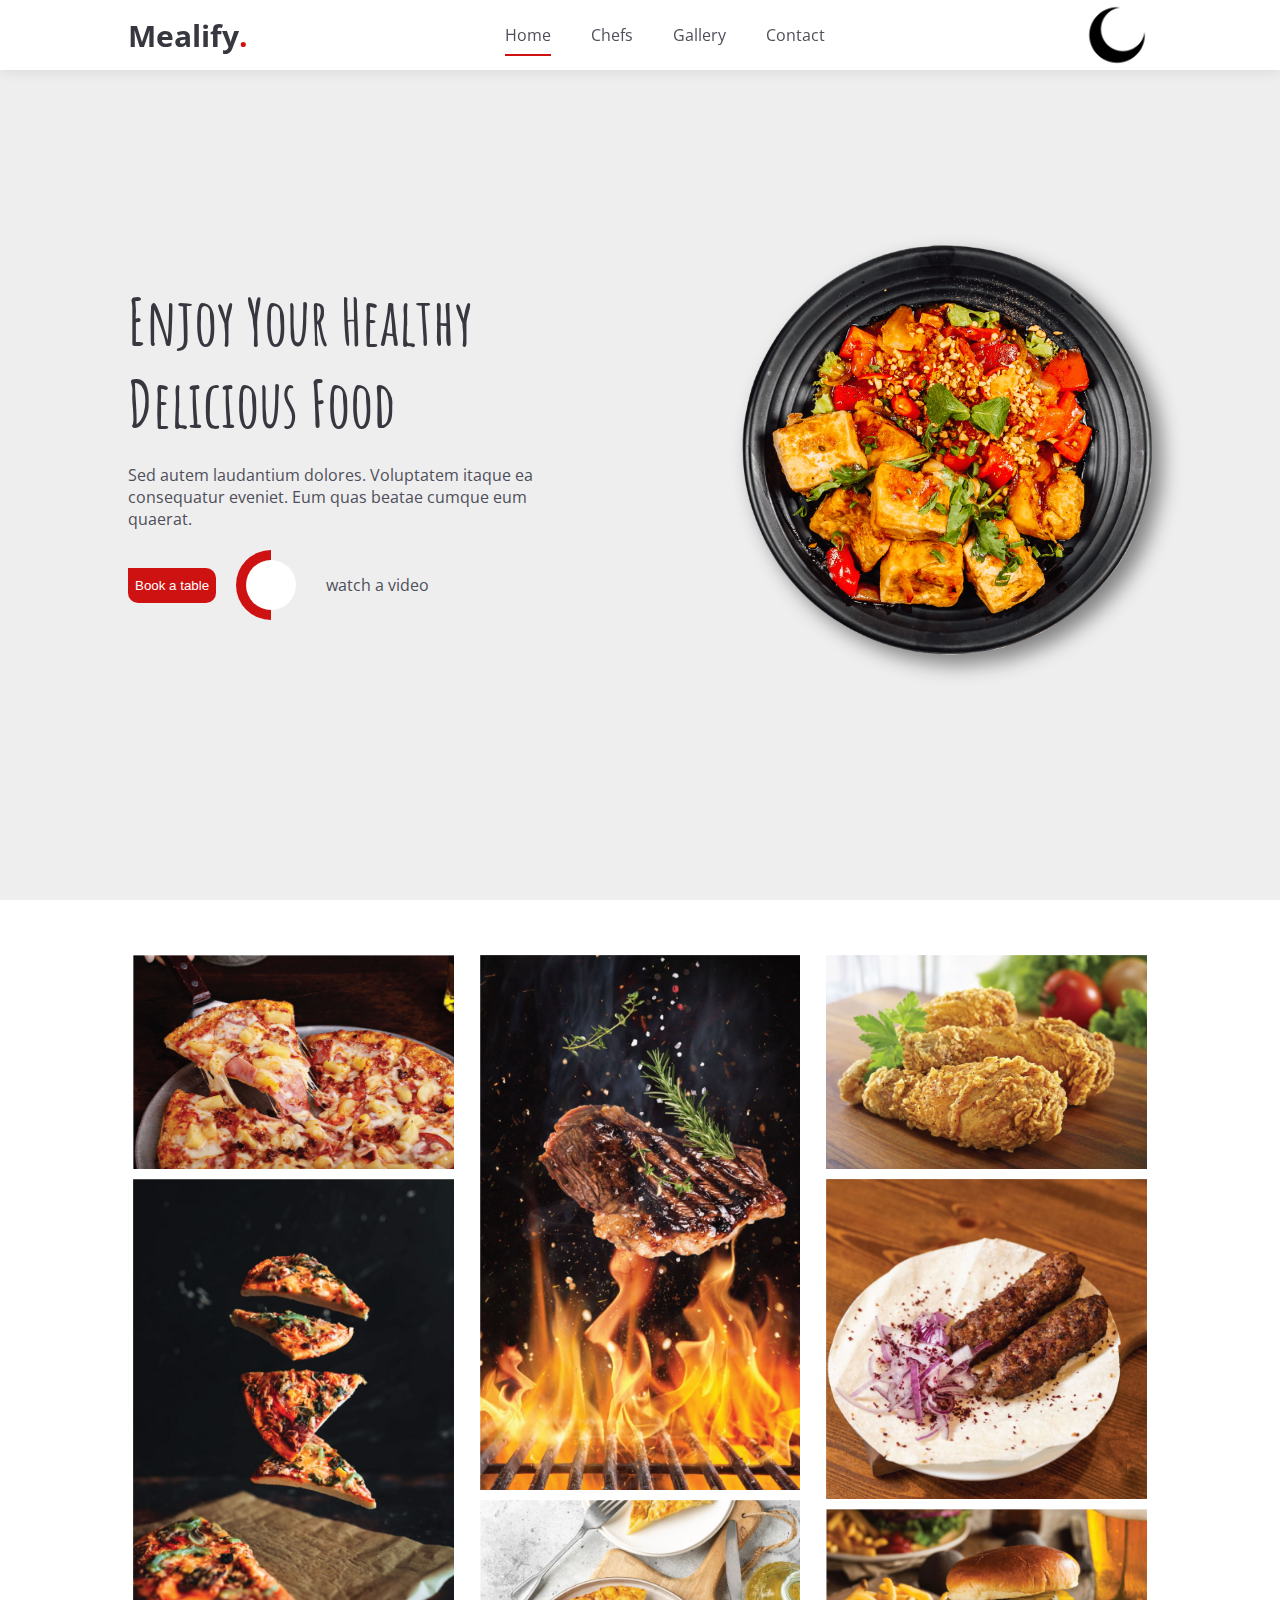
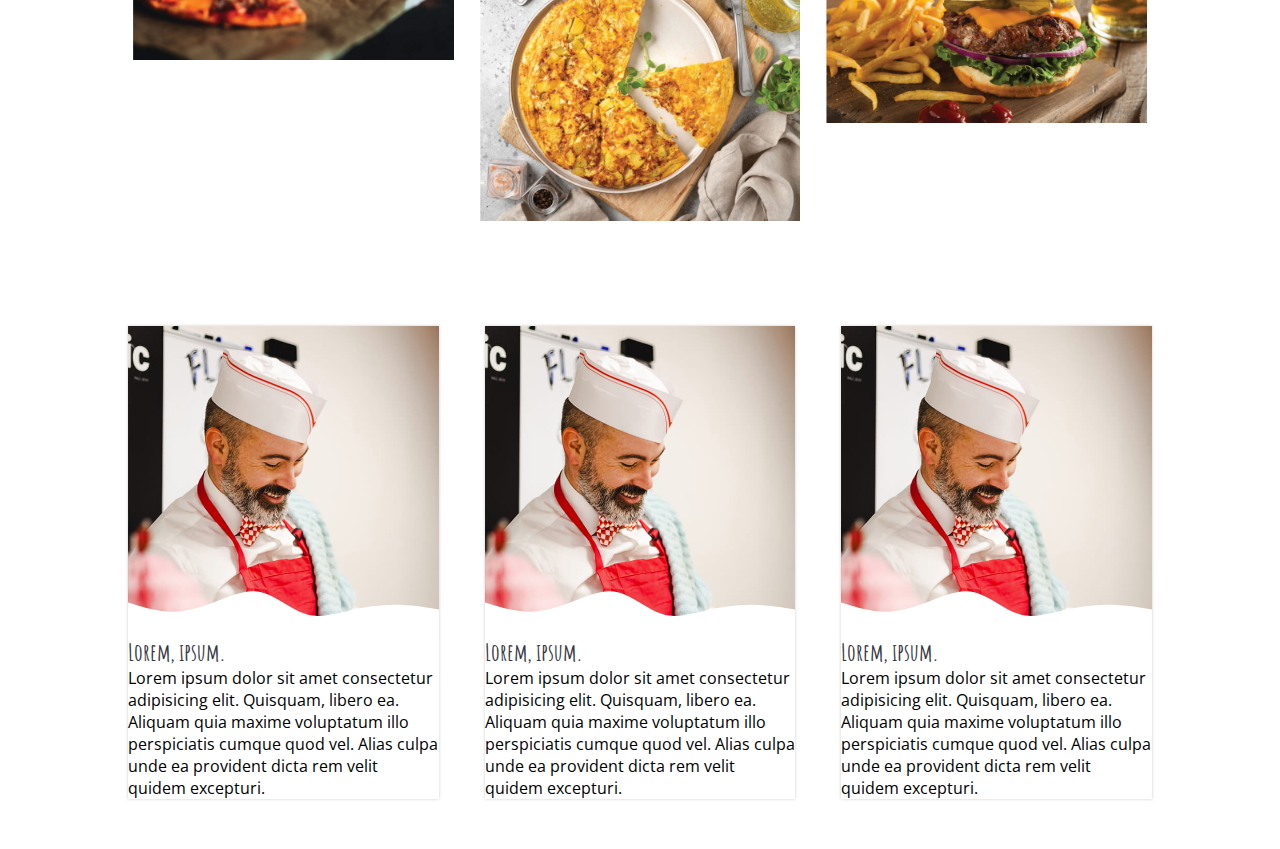
<file: mealify/index.html>
<html>

<head>


    <!-- fonts -->
    <link href="https://fonts.googleapis.com/css2?family=Amatic+SC:wght@400;700&family=Open+Sans&display=swap"
        rel="stylesheet">
    <!-- style -->
    <link rel="stylesheet" href="style/style.css">
    <link rel="stylesheet" href="style/media.css">

</head>


<body>


    <div class="navbar">
        <div class="container">
            <div class="logo">
                <h2>Mealify</h2>
            </div>
            <div class="links">
                <ul>
                    <li><a href="#header" class="active">Home</a></li>
                    <li><a href="#chefs">Chefs</a></li>
                    <li><a href="#gallery">Gallery</a></li>
                    <li><a href="#contact">Contact</a></li>
                </ul>
            </div>
            <div class="right-nav">
                <div class="mode">
                    <label for="mode"><img class="light" src="img/sun-transparent-background-free-png.webp" alt=""></label>
                    <label for="mode">
                        <img class="dark" src="img/moonpng.parspng.com-3.png" alt="">
                    </label>
                    <input type="checkbox" id="mode">
                </div>
                <div class="menu">
                    <label for="menu">menu</label>
                    <input type="checkbox" id="menu">
                </div>
            </div>
        </div>


    </div>

 

    <div class="aside">

    </div>

    <div class="header" id="header">
        <div class="container">
            <div class="header-caption">
                <h1>Enjoy Your Healthy
                    Delicious Food</h1>
                <p>Sed autem laudantium dolores. Voluptatem itaque ea consequatur eveniet. Eum quas beatae cumque eum
                    quaerat.</p>

                <div class="header-box">
                    <button>Book a table</button>
                    <div class="video-box">
                        <div class="video-paly-red"></div>
                        <div class="video-paly"></div>
                    </div>
                    <span>watch a video</span>
                </div>
            </div>
            <div class="header-img">
                <img src="img/hero-img.png" alt="">
            </div>
        </div>
    </div>

    <div class="gallery" id="gallery">
        <div class="container">
            <div class="gallery-item">
                <img src="img/meal-1.jpg" alt="">
            </div>
            <div class="gallery-item">
                <img src="img/meal-4.jpg" alt="">
            </div>
            <div class="gallery-item">
                <img src="img/meal-2.jpg" alt="">
            </div>
            <div class="gallery-item">
                <img src="img/meal-7.jpg" alt="">
            </div>
            <div class="gallery-item">
                <img src="img/meal-5.jpg" alt="">
            </div>
            <div class="gallery-item">
                <img src="img/meal-6.jpg" alt="">
            </div>
            <div class="gallery-item">
                <img src="img/meal-3.jpg" alt="">
            </div>
        </div>
    </div>

  
    <div class="chefs" id="chefs">
       <div class="container">
        <div class="chef-item">
           <div class="card-img">
            <img src="img/chefs-1.jpg" alt="">
            <img src="img/team-shape.svg" alt="" class="wave">
           </div>
            <h2>Lorem, ipsum.</h2>
            <p>Lorem ipsum dolor sit amet consectetur adipisicing elit. Quisquam, libero ea. Aliquam quia maxime voluptatum illo perspiciatis cumque quod vel. Alias culpa unde ea provident dicta rem velit quidem excepturi.</p>
          
        </div>
        <div class="chef-item">
           <div class="card-img">
            <img src="img/chefs-1.jpg" alt="">
            <img src="img/team-shape.svg" alt="" class="wave">
           </div>
            <h2>Lorem, ipsum.</h2>
            <p>Lorem ipsum dolor sit amet consectetur adipisicing elit. Quisquam, libero ea. Aliquam quia maxime voluptatum illo perspiciatis cumque quod vel. Alias culpa unde ea provident dicta rem velit quidem excepturi.</p>
          
        </div>
        <div class="chef-item">
           <div class="card-img">
            <img src="img/chefs-1.jpg" alt="">
            <img src="img/team-shape.svg" alt="" class="wave">
           </div>
            <h2>Lorem, ipsum.</h2>
            <p>Lorem ipsum dolor sit amet consectetur adipisicing elit. Quisquam, libero ea. Aliquam quia maxime voluptatum illo perspiciatis cumque quod vel. Alias culpa unde ea provident dicta rem velit quidem excepturi.</p>
          
        </div>
       </div>
    </div> 






  

</body>

</html>
</file>
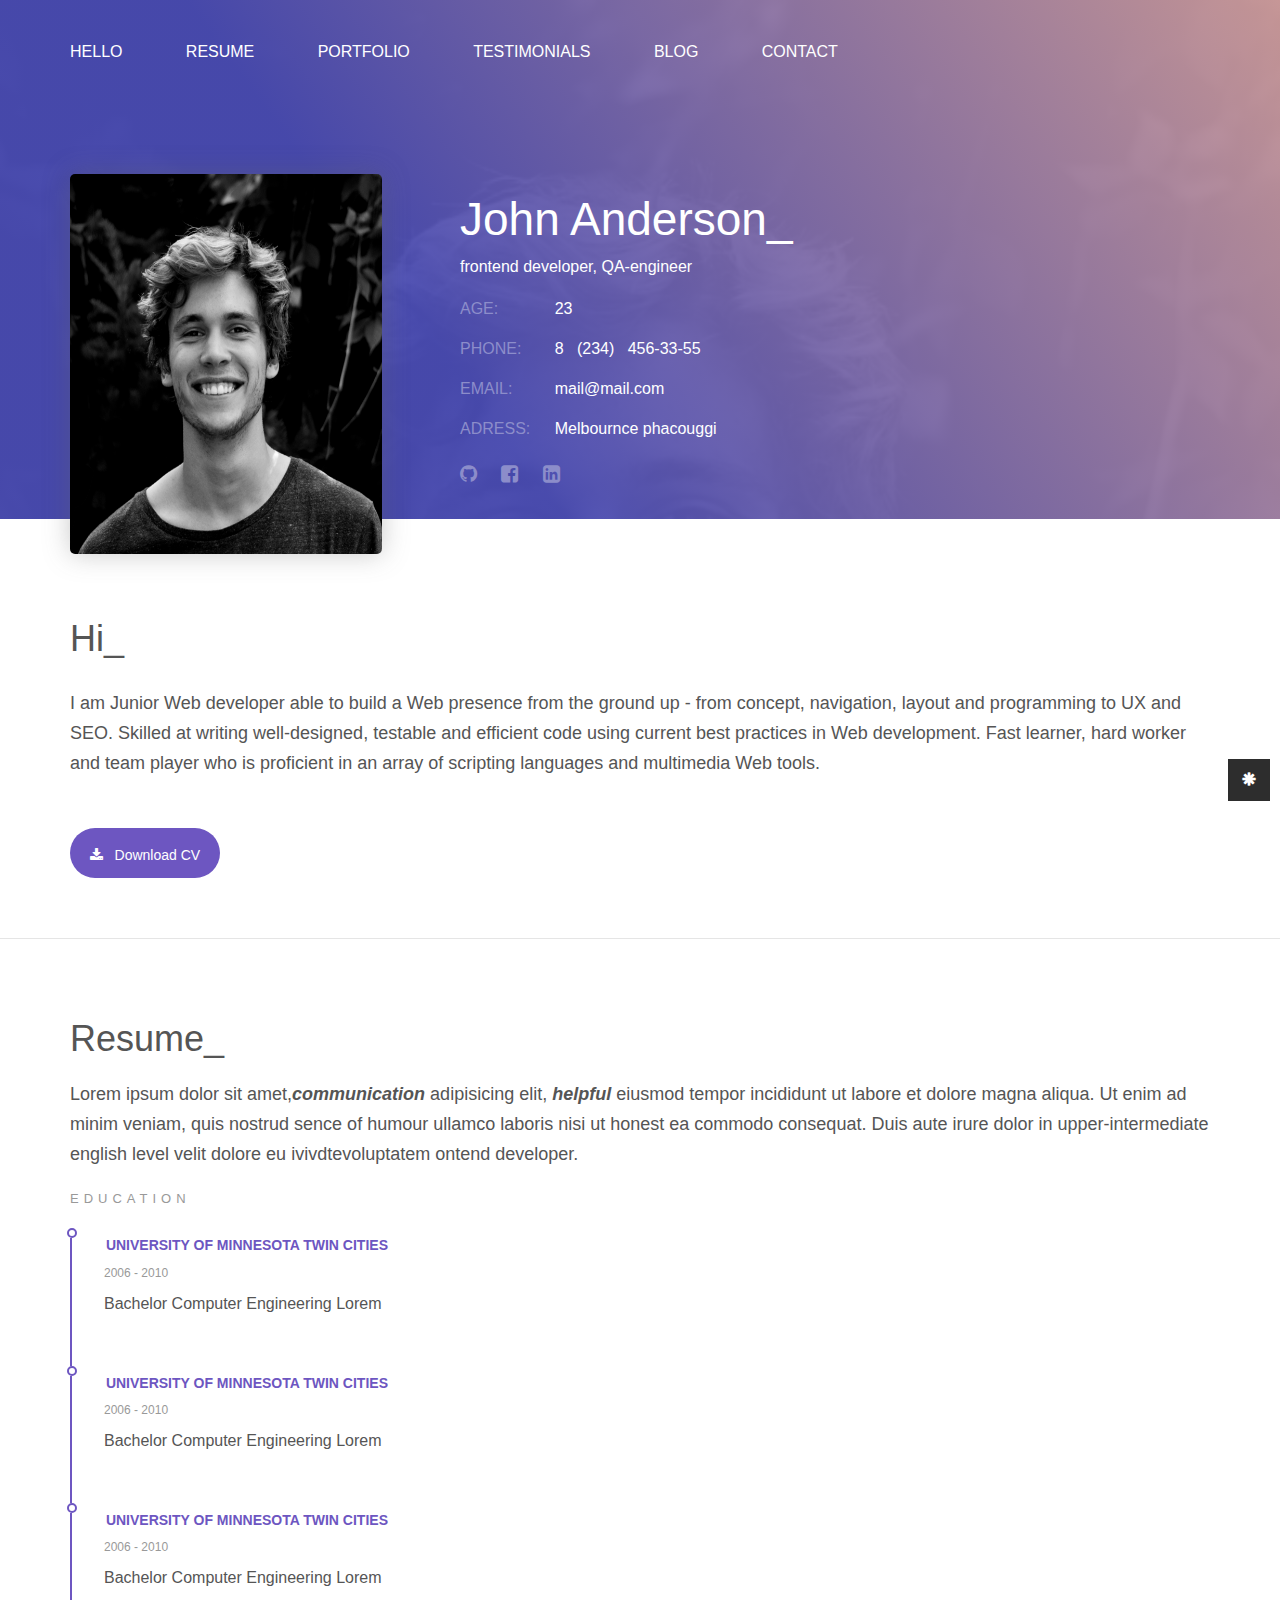
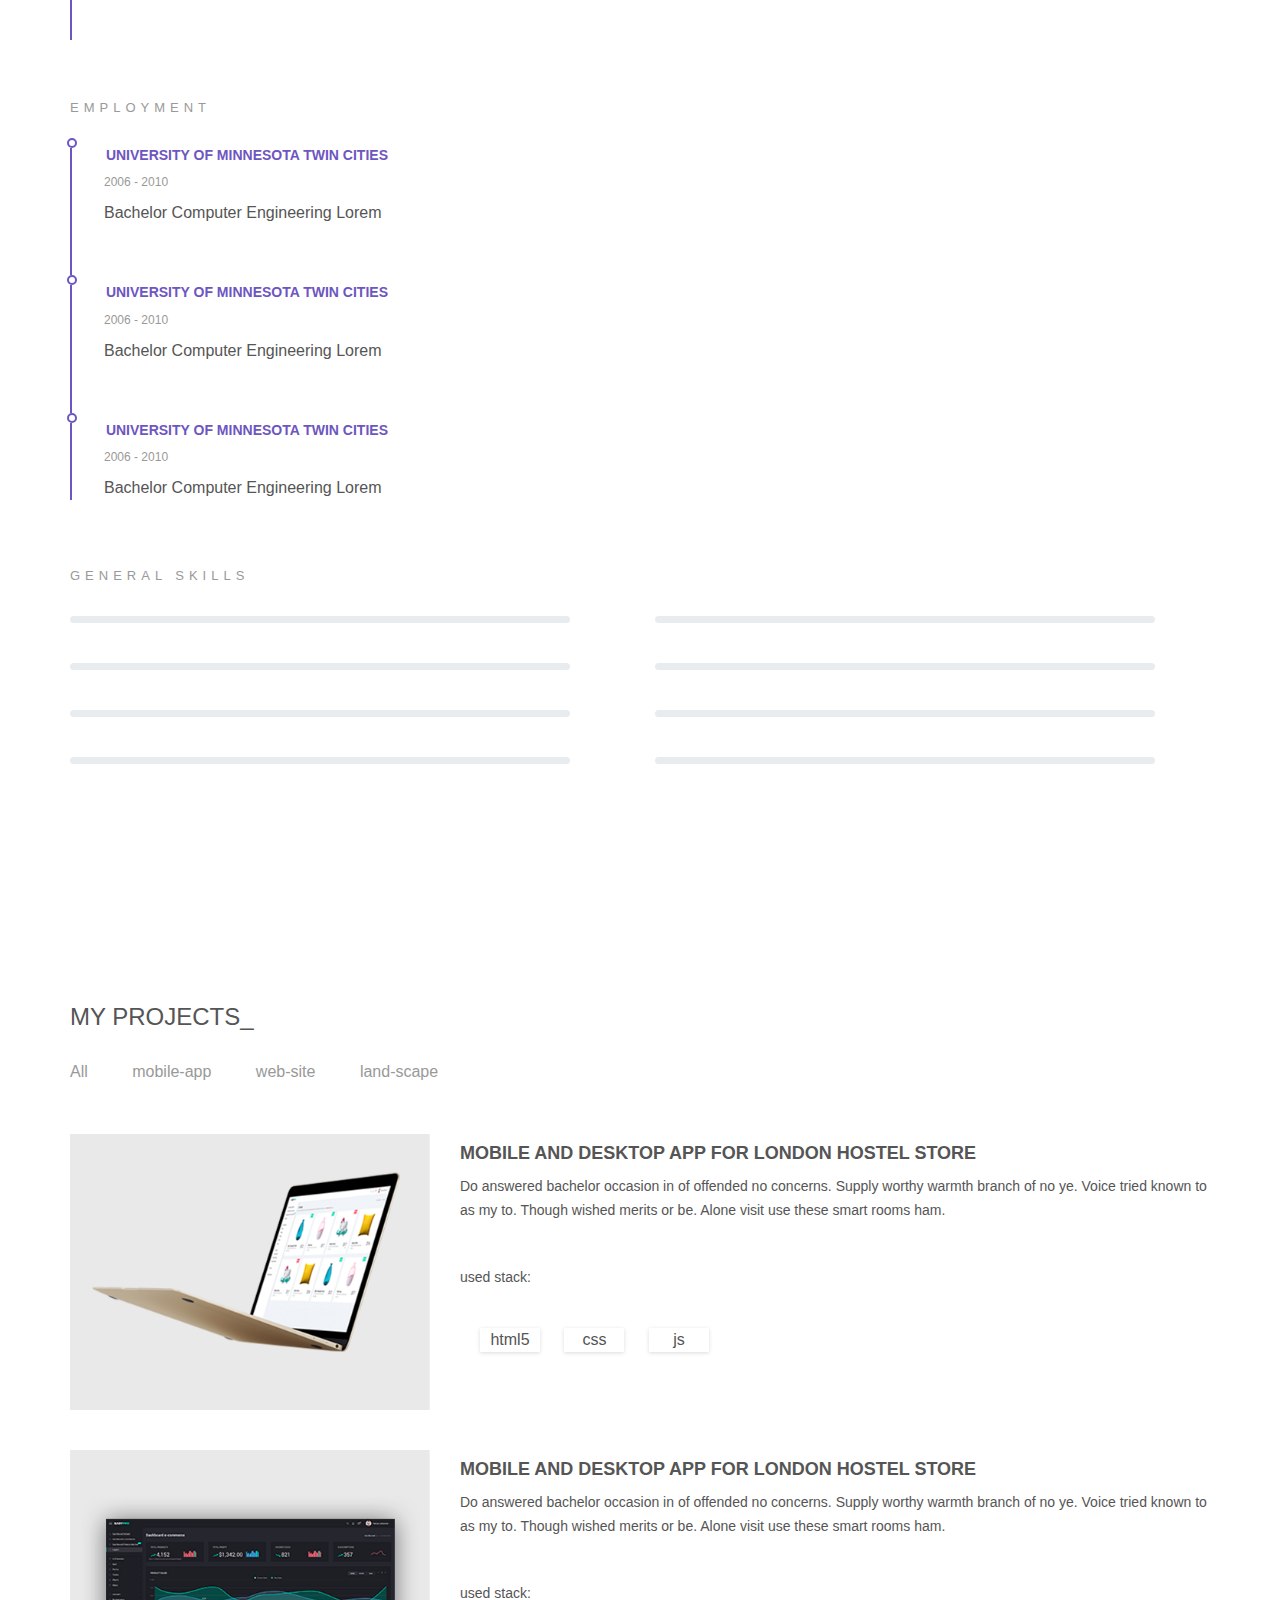
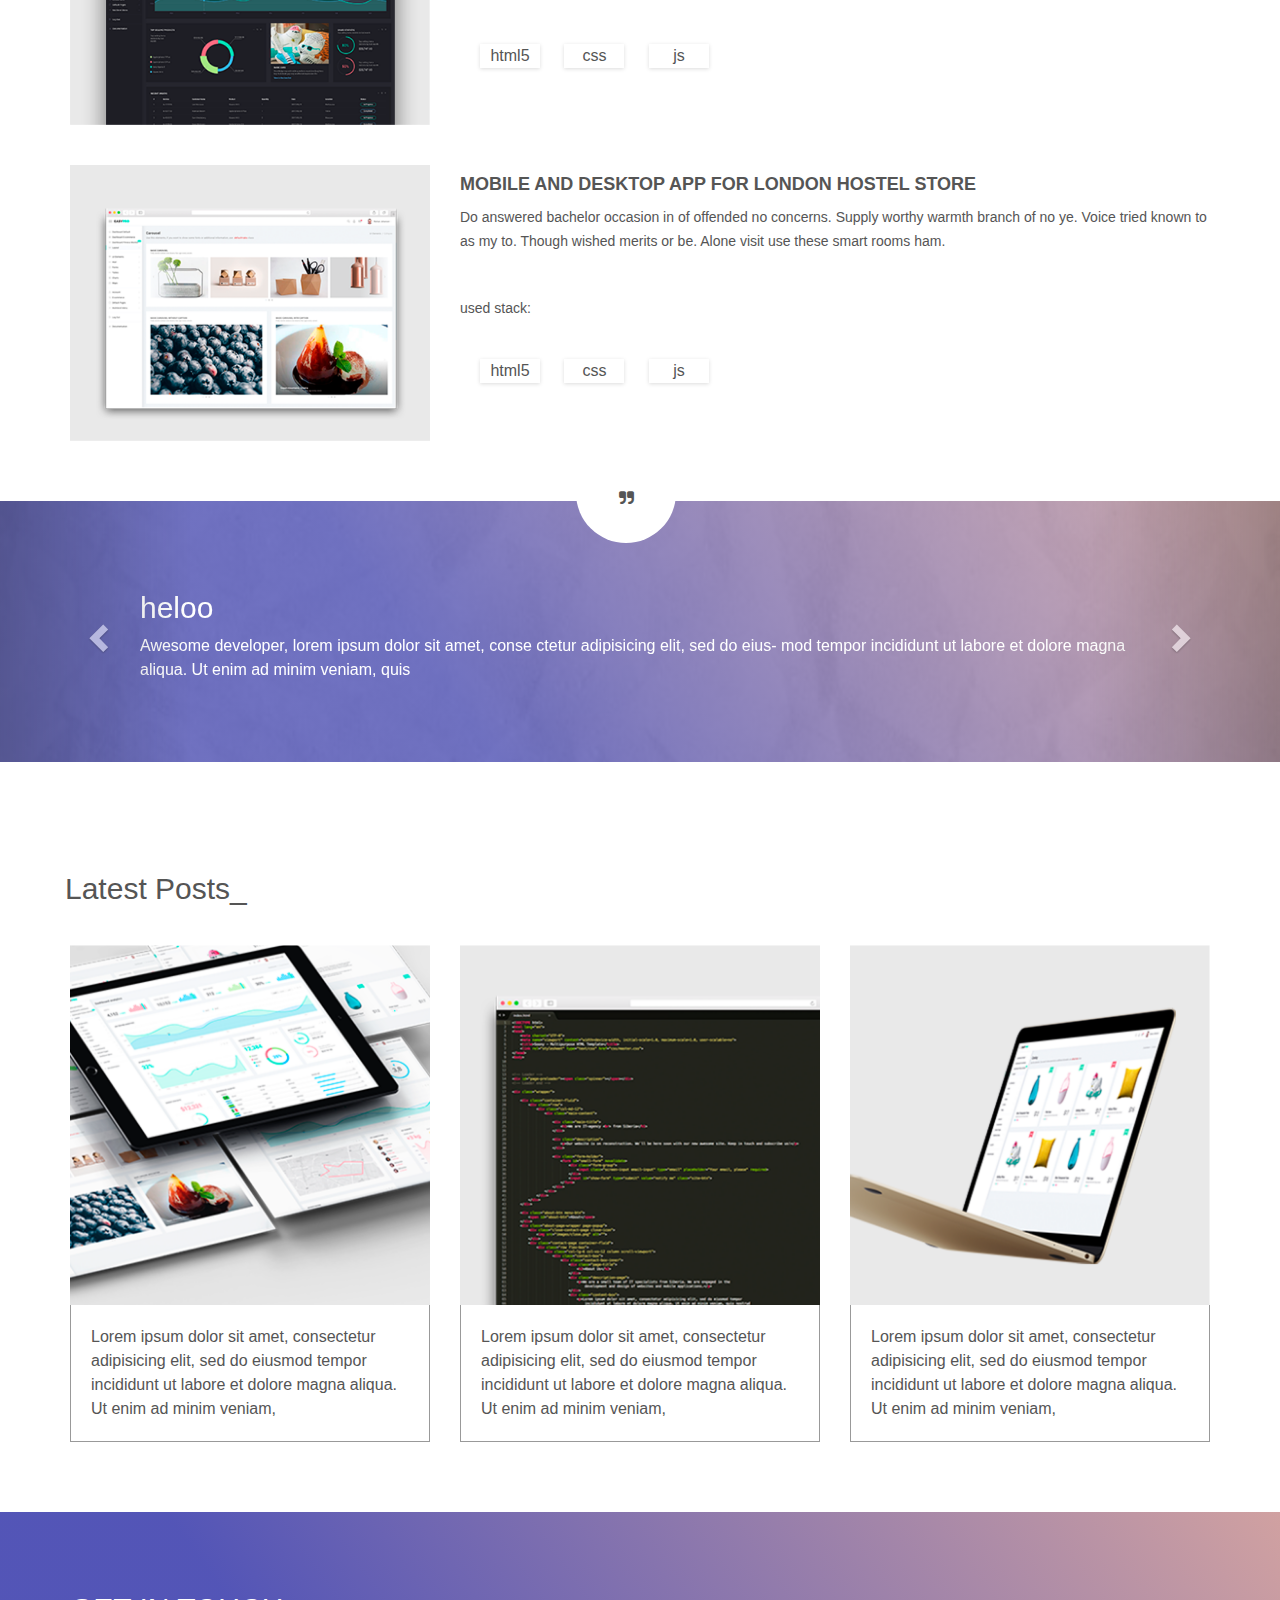
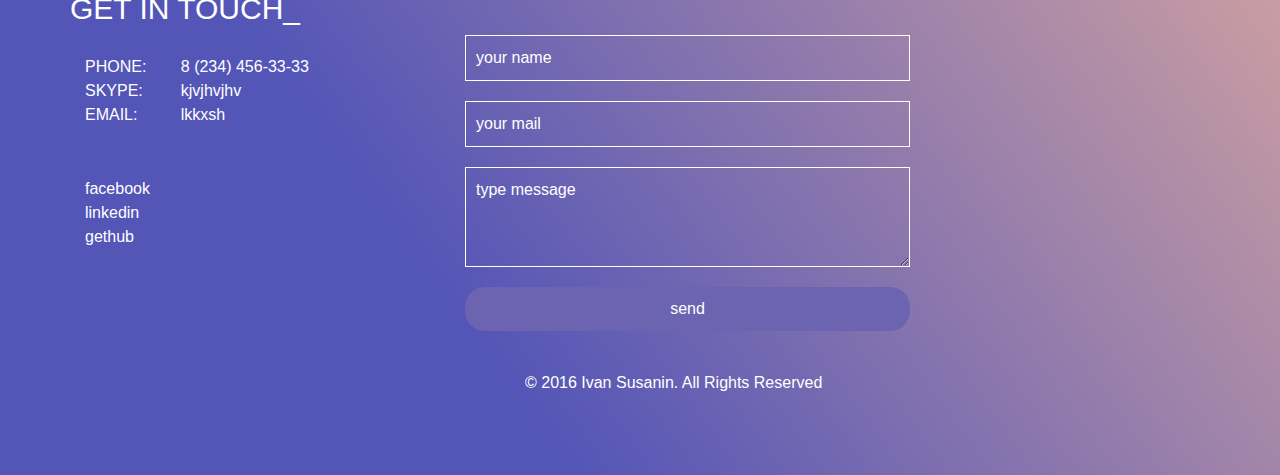
<file: spirit/index.html>
<!DOCTYPE html>
<head>
    <meta charset="UTF-8">
    <meta http-equiv="X-UA-Compatible" content="IE=edge">
    <meta name="viewport" content="width=device-width, initial-scale=1">
    <link rel="stylesheet" href="css\bootstrap.min.css">
    <link rel="stylesheet" href="css\font-awesome.min.css">
    <link rel="stylesheet" href="css\style.css">
    <link rel="stylesheet" href="css\media.css">
    <title>sprite-portfolio</title>
</head>
<body>
    <header>
        <nav>
            <div class="container">
                
             <ul class="list-unstyled">
                    <li><a href="#">hello<span>_</span></a></li>
                    <li><a href="#resume">resume<span>_</span></a></li>
                    <li><a href="#portfolio">portfolio<span>_</span></a></li>
                    <li><a href="#testmonial">testimonials<span>_</span></a></li>
                    <li><a href="#blog">blog<span>_</span></a></li>
                    <li><a href="#contact">contact<span>_</span></a></li>
             </ul>
            </div>
        </nav>
        <div class="personal-info">
            <div class="container">
            <div class="row">
                <div class="col-md-4">
                    <img class="img-responsive" src="images/img_avatar.png">
                </div>
                <div class="col-md-8">
                <h3>John Anderson</h3>
                <p>frontend developer, QA-engineer</p>
                <ul class="list-unstyled">
                    <li>AGE:</li>
                    <li>PHONE:</li>
                    <li>EMAIL:</li>
                    <li>ADRESS:</li>
                </ul>
                <ul class="list-unstyled">
                 <li>23</li>
                 <li>8 &nbsp; (234) &nbsp; 456-33-55</li>
                 <li>mail@mail.com</li>
                 <li>Melbournce phacouggi</li>
                </ul>
                <div>
                <span><i class="fa fa-github" aria-hidden="true"></i></span>
                <span><i class="fa fa-facebook-square" aria-hidden="true"></i></span>
                <span><i class="fa fa-linkedin-square" aria-hidden="true"></i></span>
                </div>
            </div>
        </div>
        </div>
        </div>
        <div class="overlay"></div>
    </header>
    <section class="hi">
        <div class="container">
            <h3>Hi_</h3>
            <p class="lead">
                I am Junior Web developer able to build a Web presence from the ground up
                - from concept, navigation, layout and programming to UX and SEO. Skilled at writing well-designed, testable and efficient code using current best practices in Web development. Fast learner,
                hard worker and team player who is proficient in an array of scripting languages and multimedia Web tools.
            </p>
            <span class="btn"><i class="fa fa-download" aria-hidden="true"></i> &nbsp; Download CV</span>
        </div>  
        </section>
    <section class="resume" id="resume">
        <div class="container">
            <h3>Resume_</h3>
            <p class="lead">
                Lorem ipsum dolor sit amet,<strong><i>communication</i></strong> adipisicing elit,
                <strong><i>helpful</i></strong> eiusmod tempor incididunt ut labore et dolore magna aliqua. Ut enim ad minim veniam, quis nostrud sence of humour ullamco laboris nisi ut honest ea commodo consequat.
                Duis aute irure dolor in upper-intermediate english level velit dolore eu ivivdtevoluptatem ontend developer.
            </p>
            <p class="main">EDUCATION</p>
            <div class="edu"> 
                <h5>
                    <span class="circle"></span>
                    UNIVERSITY OF MINNESOTA TWIN CITIES
                </h5>
                <p>2006 - 2010</p>
                <p>Bachelor Computer Engineering Lorem</p>
            </div>
            <div class="edu"> 
                <h5>
                    <span class="circle"></span>
                    UNIVERSITY OF MINNESOTA TWIN CITIES</h5>
                <p>2006 - 2010</p>
                <p>Bachelor Computer Engineering Lorem</p>
            </div>
            <div class="edu"> 
                <h5>
                    <span class="circle"></span>
                    UNIVERSITY OF MINNESOTA TWIN CITIES</h5>
                <p>2006 - 2010</p>
                <p>Bachelor Computer Engineering Lorem</p>
            </div>
            <br/>
            <br/>
            <p class="main">EMPLOYMENT</p>
            <div class="edu"> 
                <h5>
                    <span class="circle"></span>
                    UNIVERSITY OF MINNESOTA TWIN CITIES
                </h5>
                <p>2006 - 2010</p>
                <p>Bachelor Computer Engineering Lorem</p>
            </div>
            <div class="edu"> 
                <h5>
                    <span class="circle"></span>
                    UNIVERSITY OF MINNESOTA TWIN CITIES</h5>
                <p>2006 - 2010</p>
                <p>Bachelor Computer Engineering Lorem</p>
            </div>
            <div class="edu"> 
                <h5>
                    <span class="circle"></span>
                    UNIVERSITY OF MINNESOTA TWIN CITIES</h5>
                <p>2006 - 2010</p>
                <p>Bachelor Computer Engineering Lorem</p>
            </div>
            </div>
        <article class="skills">
        <div class="container">
         <p class="main">GENERAL SKILLS</p>
         <div class="row">
            <div class="col-md-6 col-xs-12">
                <div class="progressz-bar">
                 <div class="progressz"><span  data-progress="80%"></span></div>
                 <div class="progressz"><span  data-progress="70%"></span></div>
                 <div class="progressz"><span  data-progress="70%"></span></div>
                 <div class="progressz"><span  data-progress="70%"></span></div>   
                </div>
            </div>
            <div class="col-md-6 col-xs-12">
                <div class="progressz-bar">
                <div class="progressz"><span  data-progress="80%"></span></div>
                 <div class="progressz"><span  data-progress="70%"></span></div>
                 <div class="progressz"><span  data-progress="70%"></span></div>
                 <div class="progressz"><span  data-progress="70%"></span></div>   
                </div>
            </div>
         </div>
            </div>
        </article>
    </section>
    <section class="portfolio" id="portfolio">
        <div class="container">
            <h3>MY PROJECTS_</h3>
            <div class="mynav">
                <ul class="list-unstyled">
                    <li><a href="#">All</a></li>
                    <li><a href="#">mobile-app</a></li>
                    <li><a href="#">web-site</a></li>
                    <li><a href="#">land-scape</a></li>
                </ul>
            </div>
            <div class="portfolio-model">
                <div class="row">
                  <a href="#"><div class="model">
                    <div class="col-md-4 col-xs-12">
                     <img src="images/img_project_1_mono.png">   
                    </div>
                    <div class="col-md-8 col-xs-12">
                      <h4>MOBILE AND DESKTOP APP FOR LONDON HOSTEL STORE</h4>
                      <p class="lead">
                        Do answered bachelor occasion in of offended no concerns. Supply worthy warmth branch of no ye.
                        Voice tried known to as my to. Though wished merits or be. Alone visit use these smart rooms ham.
                      </p>
                      <div class="stack">
                        <p>used stack:</p>
                        <span>html5</span>
                        <span>css</span>
                        <span>js</span>
                      </div>
                    </div>
                  </div>
                  </a>
                </div>
                <div class="description">
                    <div class="info">
                        <span><i class="fa fa-close" aria-hidden="true"></i></span>
                        <h3>Mobile and desktop app for London hostel store</h3>
                        <img class="img-responsive" src="images/img_project_1_mono.png">
                        <p>Lorem ipsum dolor sit amet, consectetur adipisicing elit,
                        sed do eiusmod tempor incididunt utlabore et dolore magna aliqua.
                        Ut enim ad minim veniam, quis nostrud exercitation ullamcolaboris nisi ut aliquip ex ea commodo consequat.
                        Duis aute irure dolor in reprehenderit in voluptate velit esse cillum dolore eu fugiat nulla pariatur.
                        Excepteur sint occaecat cupidatat non proident, sunt in culpa qui officia deserunt mollit anim id est laborum.
                        Sed ut perspiciatis undeomnis iste natus error sit voluptatem accusantium doloremque laudantium, totam rem aperiam,
                        eaque ipsa quae ab illo inventore veritatis et quasi architecto beatae vitae dicta sunt explicabo.
                        Nemo enim ipsam voluptatem quia voluptas sit aspernatur aut odit aut fugit,
                        sed quia conse.</p>
                    </div>
                </div>
                <div class="row">
                  <a href="#"><div class="modeltwo">
                    <div class="col-md-4 col-xs-12">
                     <img src="images/img_project_2_mono.png">   
                    </div>
                    <div class="col-md-8 col-xs-12">
                      <h4>MOBILE AND DESKTOP APP FOR LONDON HOSTEL STORE</h4>
                      <p class="lead">
                        Do answered bachelor occasion in of offended no concerns. Supply worthy warmth branch of no ye.
                        Voice tried known to as my to. Though wished merits or be. Alone visit use these smart rooms ham.
                      </p>
                      <div class="stack">
                        <p>used stack:</p>
                        <span>html5</span>
                        <span>css</span>
                        <span>js</span>
                      </div>
                    </div>
                  </div>
                  </a>
                </div>
                <div class="descriptiontwo">
                    <div class="info">
                        <span><i class="fa fa-close" aria-hidden="true"></i></span>
                        <h3>Mobile and desktop app for London hostel store</h3>
                        <img class="img-responsive" src="images/img_project_2_mono.png">
                        <p>Lorem ipsum dolor sit amet, consectetur adipisicing elit,
                        sed do eiusmod tempor incididunt utlabore et dolore magna aliqua.
                        Ut enim ad minim veniam, quis nostrud exercitation ullamcolaboris nisi ut aliquip ex ea commodo consequat.
                        Duis aute irure dolor in reprehenderit in voluptate velit esse cillum dolore eu fugiat nulla pariatur.
                        Excepteur sint occaecat cupidatat non proident, sunt in culpa qui officia deserunt mollit anim id est laborum.
                        Sed ut perspiciatis undeomnis iste natus error sit voluptatem accusantium doloremque laudantium, totam rem aperiam,
                        eaque ipsa quae ab illo inventore veritatis et quasi architecto beatae vitae dicta sunt explicabo.
                        Nemo enim ipsam voluptatem quia voluptas sit aspernatur aut odit aut fugit,
                        sed quia conse.</p>
                    </div>
                </div>
                <div class="row">
                  <a href="#"><div class="modelthree">
                    <div class="col-md-4 col-xs-12">
                     <img src="images/img_project_3_mono.png">   
                    </div>
                    <div class="col-md-8 col-xs-12">
                      <h4>MOBILE AND DESKTOP APP FOR LONDON HOSTEL STORE</h4>
                      <p class="lead">
                        Do answered bachelor occasion in of offended no concerns. Supply worthy warmth branch of no ye.
                        Voice tried known to as my to. Though wished merits or be. Alone visit use these smart rooms ham.
                      </p>
                      <div class="stack">
                        <p>used stack:</p>
                        <span>html5</span>
                        <span>css</span>
                        <span>js</span>
                      </div>
                    </div>
                  </div>
                  </a>
                </div>
                <div class="descriptionthree">
                    <div class="info">
                        <span><i class="fa fa-close" aria-hidden="true"></i></span>
                        <h3>Mobile and desktop app for London hostel store</h3>
                        <img class="img-responsive" src="images/img_project_3_mono.png">
                        <p>Lorem ipsum dolor sit amet, consectetur adipisicing elit,
                        sed do eiusmod tempor incididunt utlabore et dolore magna aliqua.
                        Ut enim ad minim veniam, quis nostrud exercitation ullamcolaboris nisi ut aliquip ex ea commodo consequat.
                        Duis aute irure dolor in reprehenderit in voluptate velit esse cillum dolore eu fugiat nulla pariatur.
                        Excepteur sint occaecat cupidatat non proident, sunt in culpa qui officia deserunt mollit anim id est laborum.
                        Sed ut perspiciatis undeomnis iste natus error sit voluptatem accusantium doloremque laudantium, totam rem aperiam,
                        eaque ipsa quae ab illo inventore veritatis et quasi architecto beatae vitae dicta sunt explicabo.
                        Nemo enim ipsam voluptatem quia voluptas sit aspernatur aut odit aut fugit,
                        sed quia conse.</p>
                    </div>
                </div>
            </div>
        </div>
    </section>
    <section class="mycarousel" id="testmonial">
    <div id="carousel-example-generic" class="carousel slide" data-ride="carousel">
    <div class="container">
  <!-- Wrapper for slides -->
  <p class="quote"><i class="fa fa-quote-right" aria-hidden="true"></i></p>
  <div class="carousel-inner" role="listbox">
    <div class="item active">
      <h2>heloo</h2>
      <p>
Awesome developer, lorem ipsum dolor sit amet, conse ctetur adipisicing elit,
sed do eius- mod tempor incididunt ut labore et dolore magna aliqua. Ut enim ad minim veniam, quis
      </p>
    </div>
    <div class="item">
      <h2>heloo</h2>
      <p>
Awesome developer, lorem ipsum dolor sit amet, conse ctetur adipisicing elit,
sed do eius- mod tempor incididunt ut labore et dolore magna aliqua. Ut enim ad minim veniam, quis
      </p>
    
  </div>
    <div class="item">
      <h2>heloo</h2>
      <p>
Awesome developer, lorem ipsum dolor sit amet, conse ctetur adipisicing elit,
sed do eius- mod tempor incididunt ut labore et dolore magna aliqua. Ut enim ad minim veniam, quis
      </p>
    
  </div>
    <div class="item">
      <h2>heloo</h2>
      <p>
Awesome developer, lorem ipsum dolor sit amet, conse ctetur adipisicing elit,
sed do eius- mod tempor incididunt ut labore et dolore magna aliqua. Ut enim ad minim veniam, quis
      </p>
    </div>
  </div>

  <!-- Controls -->
  <a class="left carousel-control" href="#carousel-example-generic" role="button" data-slide="prev">
    <span class="glyphicon glyphicon-chevron-left" aria-hidden="true"></span>
    <span class="sr-only">Previous</span>
  </a>
  <a class="right carousel-control" href="#carousel-example-generic" role="button" data-slide="next">
    <span class="glyphicon glyphicon-chevron-right" aria-hidden="true"></span>
    <span class="sr-only">Next</span>
  </a>
</div>
    <div class="overlay"></div>
    </section>
    
 <section class="blog" id="blog">
    <div class="container">
        <div class="row">
            <h2>Latest Posts_</h2>
            <a href="index2.html"><div class="one">
            <div class="col-sm-4 col-xs-12">
             <img class="img-responsive" src="images/img_blog_1.png">
             <p>
                Lorem ipsum dolor sit amet, consectetur adipisicing elit, sed do eiusmod tempor incididunt ut labore et dolore magna aliqua.
                Ut enim ad minim veniam, 
             </p> 
            </div></a>
            </div>
            <a href="index2.html"><div class="two">
            <div class="col-sm-4 col-xs-12">
              <img class="img-responsive" src="images/img_blog_2.png">
              <p>
                Lorem ipsum dolor sit amet, consectetur adipisicing elit, sed do eiusmod tempor incididunt ut labore et dolore magna aliqua.
                Ut enim ad minim veniam, 
             </p> 
            </div>
            </div>
            </a>
            <a href="index2.html"><div class="three">
            <div class="col-sm-4 col-xs-12">
              <img class="img-responsive" src="images/img_blog_3.png">
              <p>
                Lorem ipsum dolor sit amet, consectetur adipisicing elit, sed do eiusmod tempor incididunt ut labore et dolore magna aliqua.
                Ut enim ad minim veniam, 
             </p> 
            </div>
            </a>
            </div>
        </div>
    </div>
 </section>
 <section class="contact" id="contact">
        <div class="container">
            <h2>GET IN TOUCH_</h2>
            <div class="col-md-5 col-lg-4 col-xs-12">
             <ul class="list-unstyled one">
                <li>PHONE:</li>
                <li>SKYPE:</li>
                <li>EMAIL:</li>
             </ul>
             <ul class="list-unstyled two">
                <li>8 (234) 456-33-33</li>
                <li>kjvjhvjhv</li>
                <li>lkkxsh</li>
             </ul>
             
            <ul class="list-unstyled three">
                <li>facebook</li>
                <li>linkedin</li>
                <li>gethub</li>
             </ul>
             
            </div>
            <div class="col-md-7 col-lg-5 col-xs-12">
              <form>
                <input type="text" placeholder="your name">
                <input type ="email" placeholder="your mail">
                <textarea placeholder="type message"></textarea>
                <input type="submit" value="send">
              </form>
              <footer>&copy; 2016 Ivan Susanin. All Rights Reserved</footer>
            </div>
        </div>
     </section>
 <div class="option">
    <span class="glyphicon glyphicon-asterisk" aria-hidden="true"></span>
    <div class="color">
    <ul class="list-unstyled">
        <li><a href="#"></a></li>
        <li><a href="#"></a></li>
    </ul>
    </div>
 </div>
    <script src="js\jquery-3.3.1.min.js"></script>
    <script src="js\bootstrap.min.js"></script>
    <script src="js\plugin.js"></script>
</body>
</file>
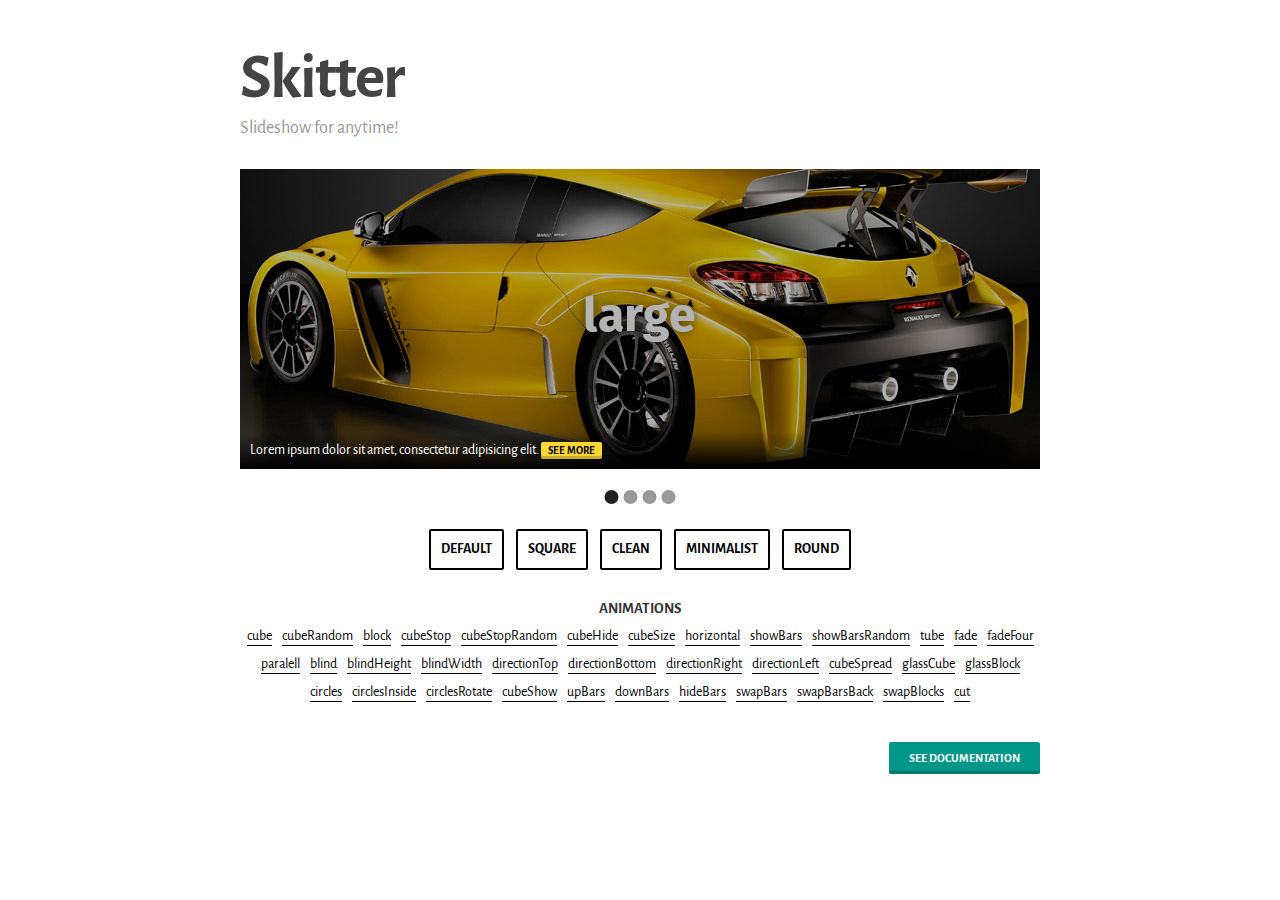
<file: druco - Copy/skitter-master/skitter-master/examples/index.html>
<!doctype html>
<html>
<head>
  <meta charset="utf-8">
  <meta name="viewport" content="width=device-width, initial-scale=1.0" />
  <title>Skitter - Slideshow for anytime!</title>
  
  <!-- Skitter Styles -->
  <link href="../dist/skitter.css" type="text/css" media="all" rel="stylesheet" />
  
  <!-- Skitter JS -->
  <script src="js/jquery-2.1.1.min.js"></script>
  <script src="js/jquery.easing.1.3.js"></script>
  <script src="../dist/jquery.skitter.min.js"></script>
  
  <!-- Init Skitter -->
  <script type="text/javascript" language="javascript">
    $(document).ready(function() {
      $('.skitter-large').skitter({
        responsive: {
          small: {
            animation: 'fade',
            max_width: 768,
            suffix: '-small'
          },
          medium: {
            animation: 'directionRight',
            max_width: 1024,
            suffix: '-medium'
          }
        }
      });
    });
  </script>
  
  <!-- Custom -->
  <link href="css/styles.css" type="text/css" media="all" rel="stylesheet" />
  <script src="js/app.js"></script>
</head>
<body>
  <div id="page">
    <h1>
      Skitter
      <small>Slideshow for anytime!</small>
    </h1>
    <div id="content">
      <div class="skitter-large-box">
        <div class="skitter skitter-large with-dots">
          <ul>
            <li><a href="#cube"><img src="images/example/001.jpg" class="circles" /></a><div class="label_text"><p>Lorem ipsum dolor sit amet, consectetur adipisicing elit. <a href="#see-more" class="btn btn-small btn-yellow">See more</a></p></div></li>
            <li><a href="#cubeRandom"><img src="images/example/002.jpg" class="circlesInside" /></a><div class="label_text"><p>Lorem ipsum dolor sit amet, consectetur adipisicing elit. Tempore officiis voluptatum reprehenderit vitae amet beatae dolorem labore dignissimos nesciunt. Harum, blanditiis suscipit beatae unde id non, necessitatibus praesentium nisi quidem. <a href="#" class="btn btn-small btn-yellow">See more</a></p></div></li>
            <li><a href="#block"><img src="images/example/003.jpg" class="circlesRotate" /></a><div class="label_text"><p>Lorem ipsum dolor sit amet, consectetur adipisicing elit. <a href="#" class="btn btn-small btn-yellow">See more</a></p></div></li>
            <li><a href="#cubeStop"><img src="images/example/004.jpg" class="cube" /></a><div class="label_text"><p>Lorem ipsum dolor sit amet, consectetur adipisicing elit. Fugit eos nihil corrupti inventore id culpa repellat molestiae quam at molestias. <a href="#" class="btn btn-small btn-yellow">See more</a></p></div></li> 
          </ul>
        </div>
      </div>
    </div>
    <nav class="skitter-themes" id="change-theme">
      <ul>
        <li><a href="#" data-theme="" class="current">Default</a></li>
        <li><a href="#" data-theme="square">Square</a></li>
        <li><a href="#" data-theme="clean">Clean</a></li>
        <li><a href="#" data-theme="minimalist">Minimalist</a></li>
        <li><a href="#" data-theme="round">Round</a></li>
      </ul>
    </nav>
    <nav class="skitter-animations" id="change-animation">
      <h3>Animations</h3>
      <ul></ul>
    </nav>
    <p class="see-documentation-p"><a href="http://www.skitter-slider.net/documentation" class="btn btn-green">See documentation</a></p>
  </div>
</body>
</html>
</file>
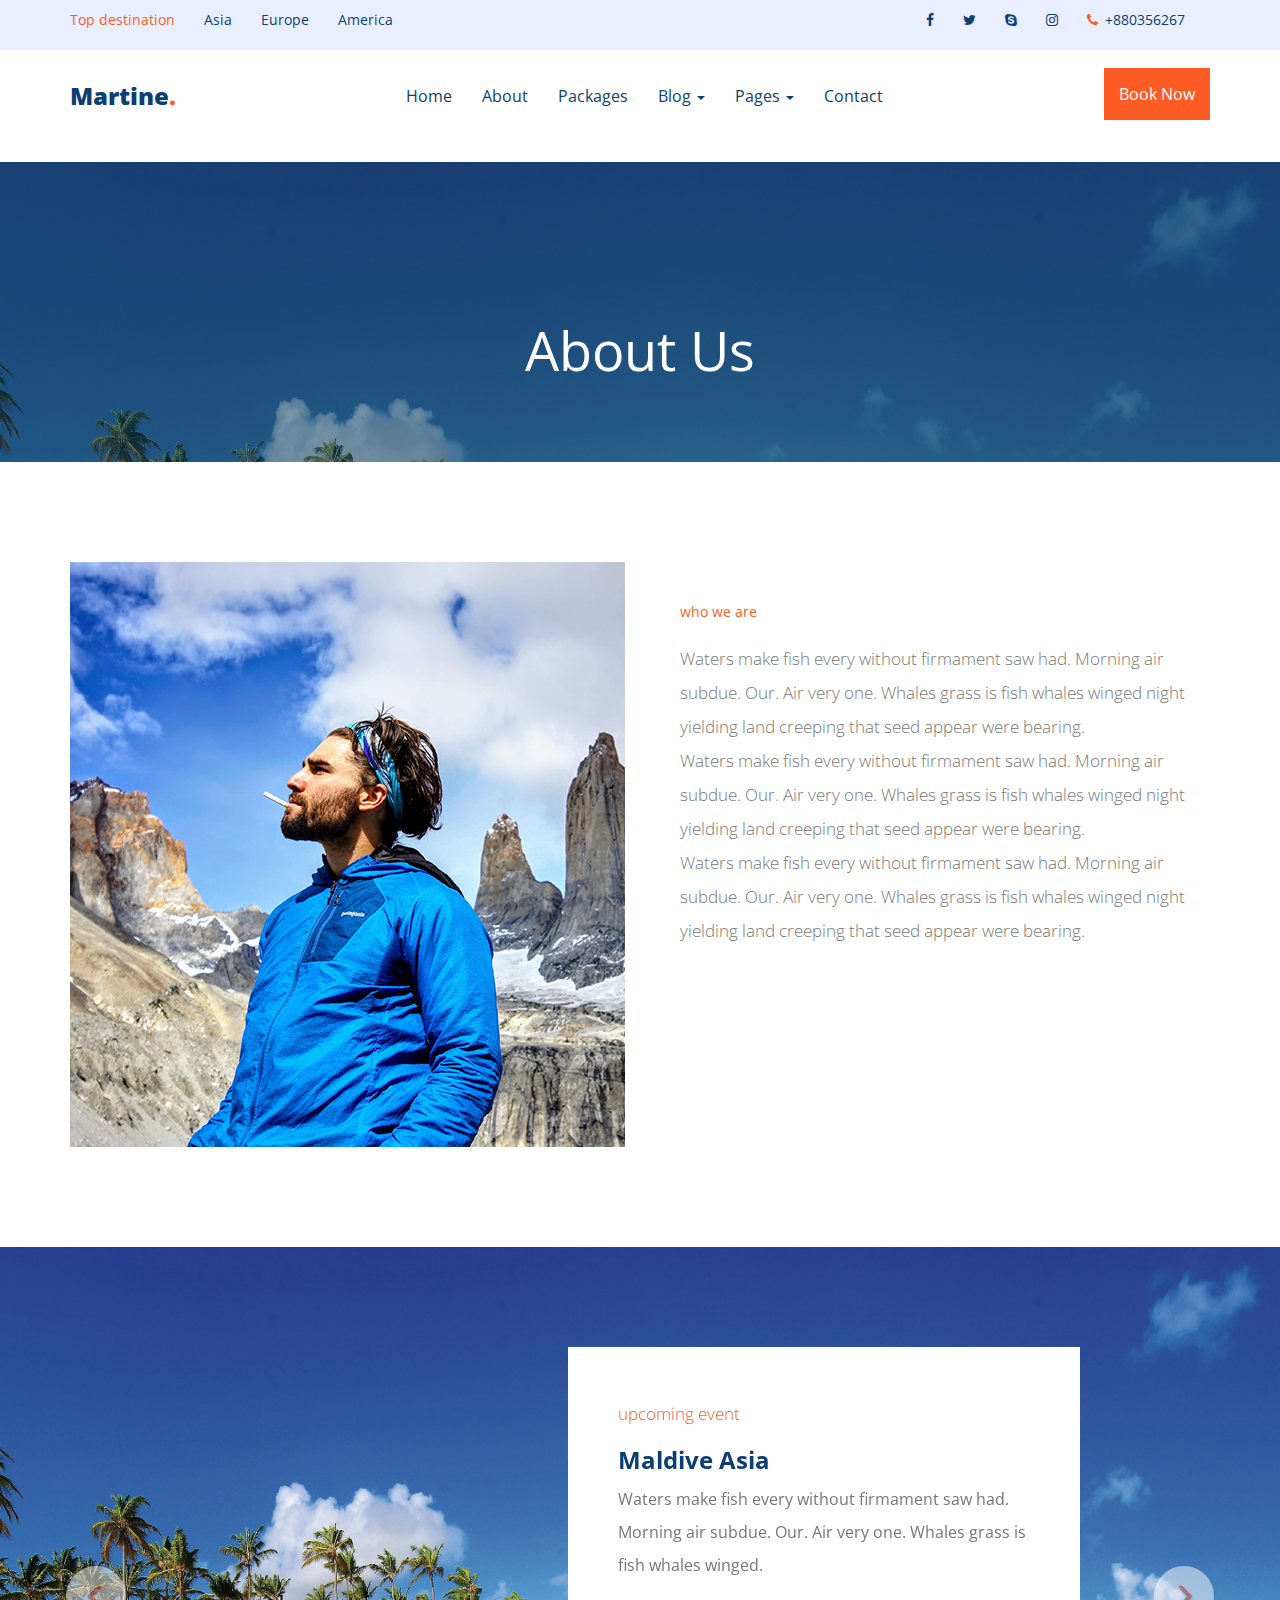
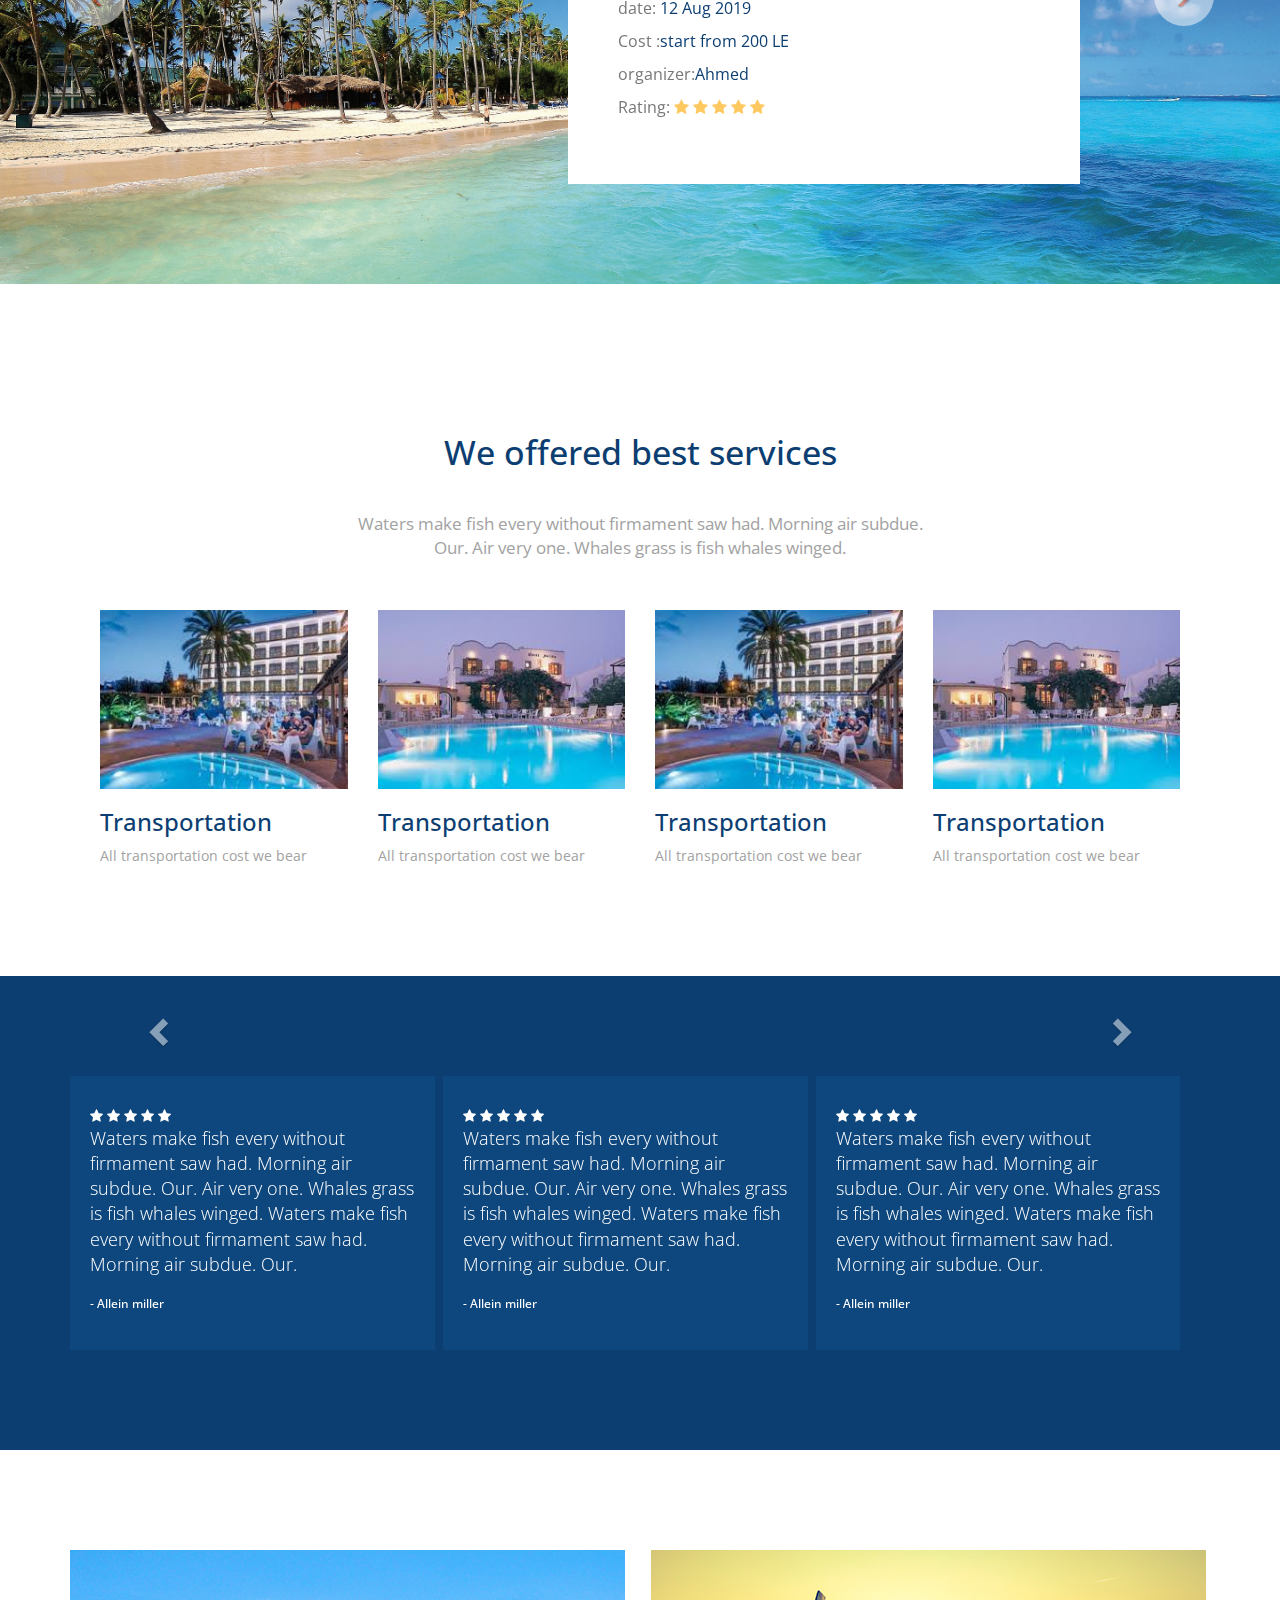
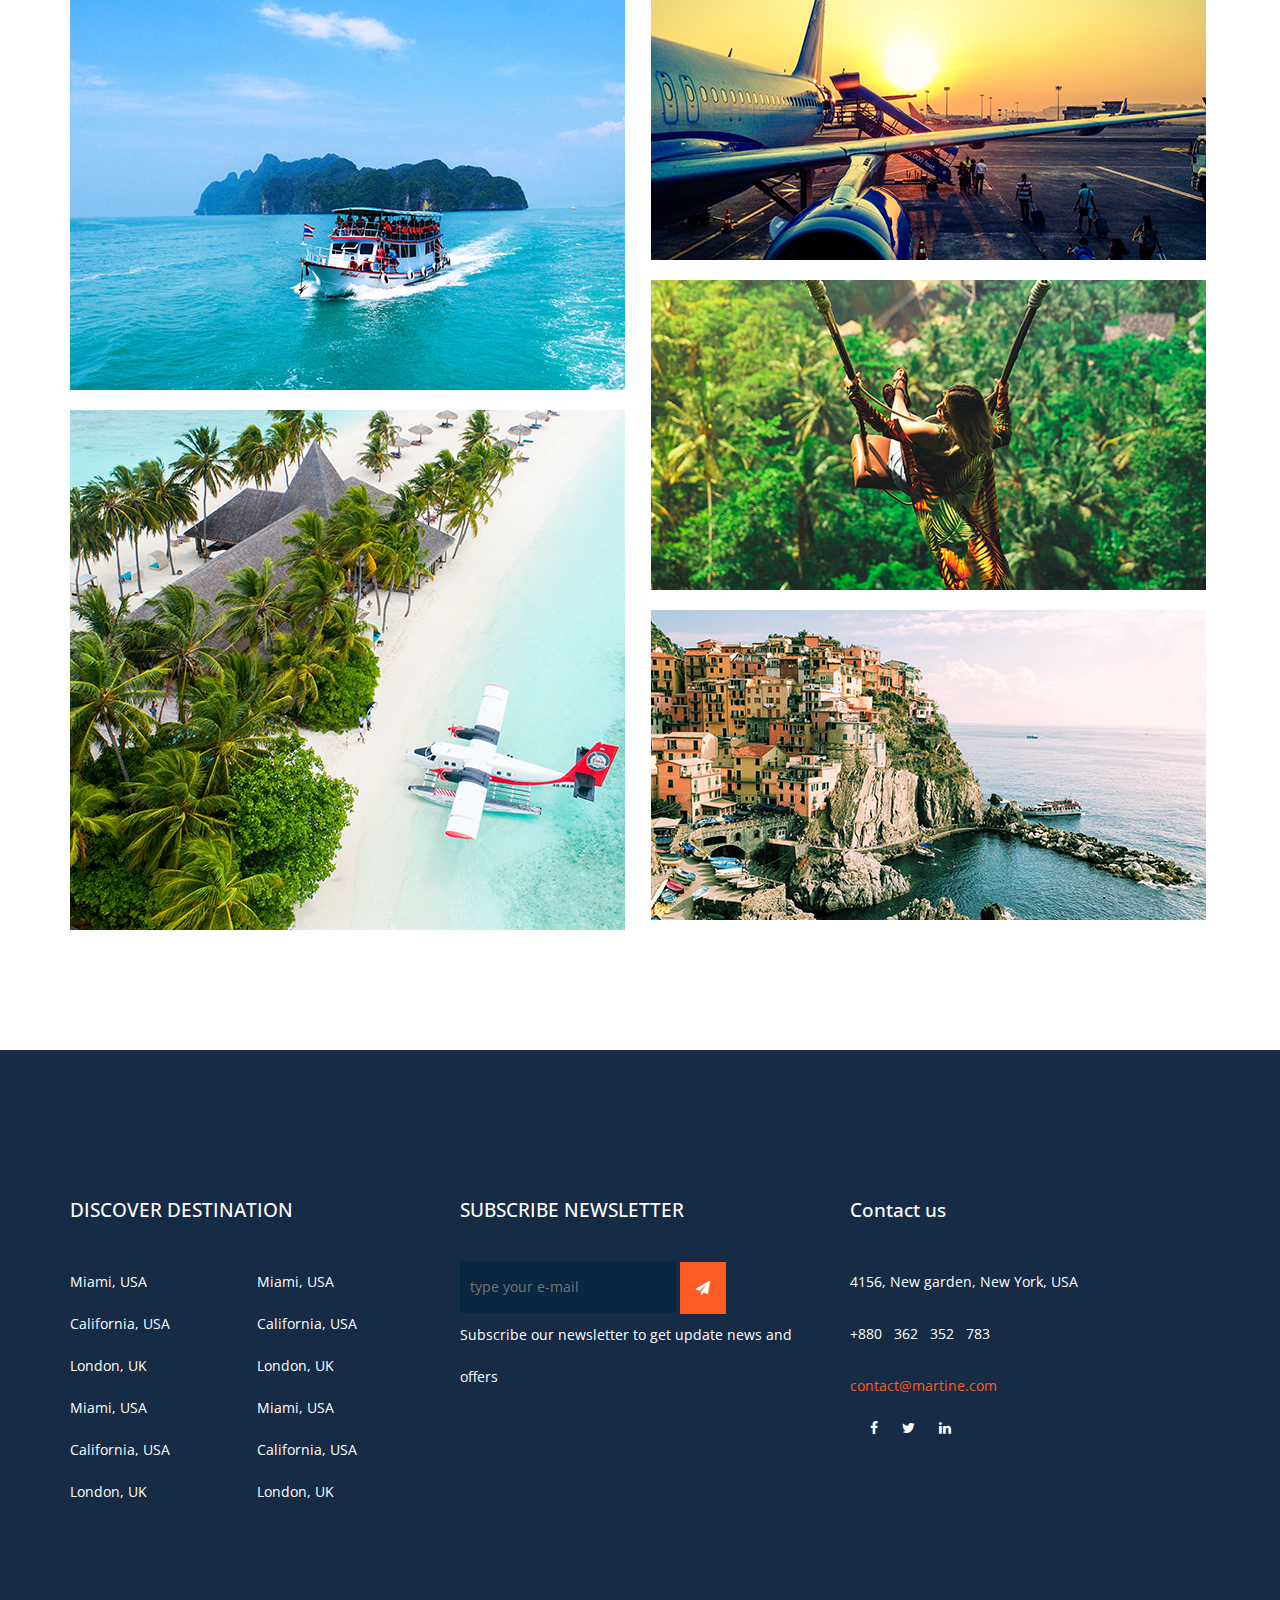
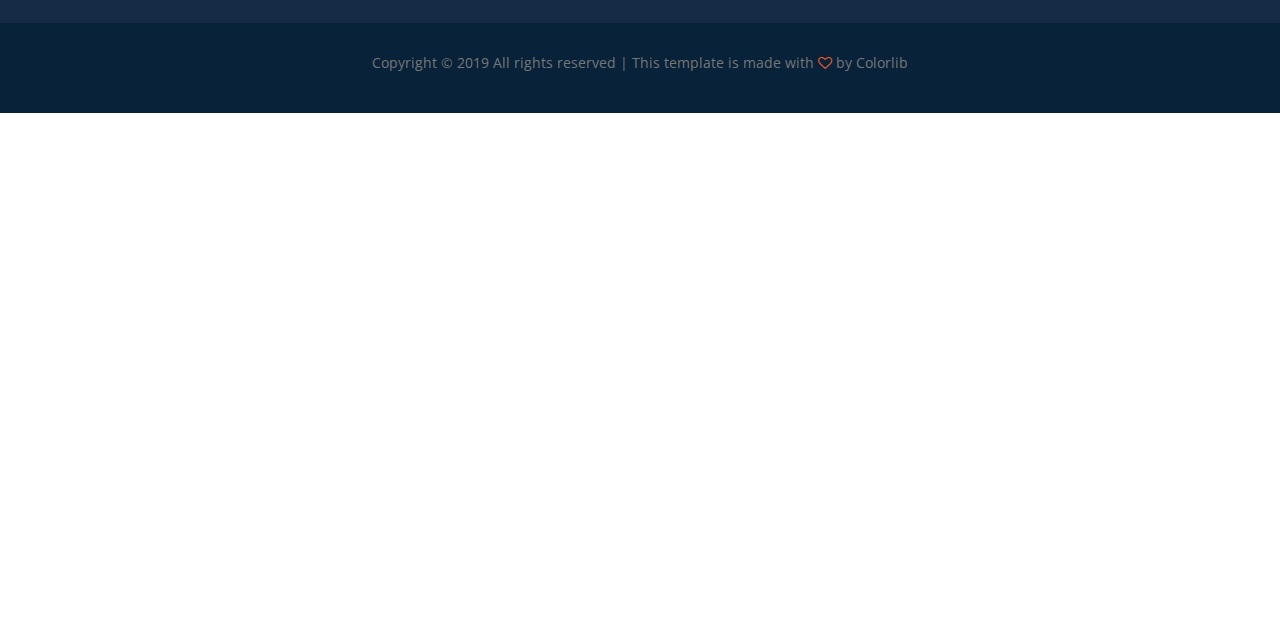
<file: Martine/about.html>
<!DOCTYPE html>
    <html>
        <head>
    <meta charset="utf-8">
    <meta http-equiv="X-UA-Compatible" content="IE=edge">
    <meta name="viewport" content="width=device-width, initial-scale=1">
    <link href="https://fonts.googleapis.com/css?family=Open+Sans&display=swap" rel="stylesheet">
    <link rel="stylesheet" href="css\bootstrap.min.css">
    <link rel="stylesheet" href="css\font-awesome.min.css">
    <link rel="stylesheet" href="css\aboutstyle.css">
    <link rel="stylesheet" href="css\media.css">
    <title>Martine</title>
        </head>
        <body>
            <header>
         <div class="top-menu text-center">
            <div class="container">
                <div class="left-side">
                    <ul class="list-unstyled">
                        <li><a href="#">Top destination</a></li>
                        <li><a href="#">Asia</a></li>
                        <li><a href="#">Europe</a></li>
                        <li><a href="#">America</a></li>
                    </ul>
                </div>
                <div class="right-side">
                    <ul class="list-unstyled">
                        <li><a href="#"><i class="fa fa-facebook" aria-hidden="true"></i></a></li>
                        <li><a href="#"><i class="fa fa-twitter" aria-hidden="true"></i></a></li>
                        <li><a href="#"><i class="fa fa-skype" aria-hidden="true"></i></a></li>
                        <li><a href="#"><i class="fa fa-instagram" aria-hidden="true"></i></a></li>
                        <li><span style="margin-right:7px;color:#FE5C24;"><i class="fa fa-phone" aria-hidden="true"></i></span>+880356267</li>
                    </ul>
                </div>
            </div>
         </div>
         <!--nav-->
<nav class="navbar navbar-default">
  <div class="container">
    <!-- Brand and toggle get grouped for better mobile display -->
    <div class="navbar-header">
      <button type="button" class="navbar-toggle collapsed" data-toggle="collapse" data-target="#bs-example-navbar-collapse-1" aria-expanded="false">
        <span class="sr-only">Toggle navigation</span>
        <span class="icon-bar"></span>
        <span class="icon-bar"></span>
        <span class="icon-bar"></span>
      </button>
      <a class="navbar-brand" href="#">Martine<span>.</span></a>
    </div>

    <!-- Collect the nav links, forms, and other content for toggling -->
    <div class="collapse navbar-collapse" id="bs-example-navbar-collapse-1">
      <ul class="nav navbar-nav">
        <li><a href="homepage.html">Home</a></li>
        <li><a href="about.html">About</a></li>
        <li><a href="package.html">Packages</a></li>
        <li class="dropdown">
          <a href="#">Blog <span class="caret"></span></a>
          <ul class="dropdown-menu">
            <li><a href="#">Action</a></li>
            <li><a href="#">Another action</a></li>
            <li><a href="#">Something else here</a></li>
          </ul>
        </li>
        <li class="dropdown">
          <a href="#">Pages <span class="caret"></span></a>
          <ul class="dropdown-menu">
            <li><a href="#">Action</a></li>
            <li><a href="#">Another action</a></li>
          </ul>
        </li>
        <li><a href="#">Contact</a></li>
      </ul>
      <div class="nav navbar-nav navbar-right">
        <a href="#"><span>Book Now</span></a>
      </div>
    </div><!-- /.navbar-collapse -->
  </div><!-- /.container-fluid -->
</nav>
         </nav>
         </header>
            <section class="about text-center">
                <p>About Us</p>
                <div class="overlay"></div>
            </section>
            <section class="identity">
                <div class="container">
                    <div class="row">
                        <div class="col-md-6 col-xs-12">
                         <img  class="img-responsive" src="images/about_img.png">   
                        </div>
                         <div class="col-md-6 col-xs-12 paragraph">
                          <span>who we are</span>
                          <p class="lead">
                           Waters make fish every without firmament saw had. Morning air subdue. Our. Air very one. Whales grass is fish whales winged night yielding land creeping that seed appear were bearing.
                           <br/>
Waters make fish every without firmament saw had. Morning air subdue. Our. Air very one. Whales grass is fish whales winged night yielding land creeping that seed appear were bearing.
                            <br/>
Waters make fish every without firmament saw had. Morning air subdue. Our. Air very one. Whales grass is fish whales winged night yielding land creeping that seed appear were bearing. 
                          </p>
                        </div>
                    </div>
                </div>
           </section>
             <section class="packages">
            <div id="carousel-example-generic" class="carousel slide" data-ride="carousel">
  <!-- Wrapper for slides -->
  <div class="carousel-inner" role="listbox">
    <div class="item active">
      <div class="offers">
        <b>upcoming event</b>
        <h3>Maldive Asia</h3>
        <p>Waters make fish every without firmament saw had.
        Morning air subdue. Our. Air very one. Whales grass is fish whales winged.</p>
        <ul class="list-unstyled">
          <li><span>date:</span> 12 Aug 2019</li>
          <li><span>Cost :</span>start from 200 LE</li>
          <li><span>organizer:</span>Ahmed</li>
          <li><span>Rating:
          <i class="fa fa-star" aria-hidden="true"></i>
          <i class="fa fa-star" aria-hidden="true"></i>
          <i class="fa fa-star" aria-hidden="true"></i>
          <i class="fa fa-star" aria-hidden="true"></i>
          <i class="fa fa-star" aria-hidden="true"></i>
          </span>
          </li>
        </ul>
      </div>
    </div>
    <div class="item">
     <div class="offers">
        <b>upcoming event</b>
        <h3>Maldive Asia</h3>
        <p>Waters make fish every without firmament saw had.
        Morning air subdue. Our. Air very one. Whales grass is fish whales winged.</p>
        <ul class="list-unstyled">
          <li>date: 12 Aug 2019</li>
          <li>Cost :start from 200 LE</li>
          <li>organizer:Ahmed</li>
          <li>Rating:
          <i class="fa fa-star" aria-hidden="true"></i>
          <i class="fa fa-star" aria-hidden="true"></i>
          <i class="fa fa-star" aria-hidden="true"></i>
          <i class="fa fa-star" aria-hidden="true"></i>
          <i class="fa fa-star" aria-hidden="true"></i>
          </li>
        </ul>
      </div>
    </div>
  </div>

  <!-- Controls -->
  <a class="left carousel-control" href="#carousel-example-generic" role="button" data-slide="prev">
    <span class="glyphicon glyphicon-menu-left" aria-hidden="true"></span>
    <span class="sr-only">Previous</span>
  </a>
  <a class="right carousel-control" href="#carousel-example-generic" role="button" data-slide="next">
    <span class="glyphicon glyphicon-menu-right" aria-hidden="true"></span>
    <span class="sr-only">Next</span>
  </a>
</div>
 </section>
  <section class="services text-center">
            <div class="container">
            <h2>We offered best services</h2>
            <p>Waters make fish every without firmament saw had. Morning air subdue. Our. Air very one. Whales grass is fish whales winged.</p>
            <div class="row">
            <div class="our-service">
            <div class="col-md-3 col-sm-6 col-xs-12">
              <div class="feature">
                <img class="img-responsive "src="images\hotel2.jpg"/>
                <div class="cap">
                  <h3>Transportation</h3>
                  <p>All transportation cost we bear</p>
                </div>
              </div>
            </div>
            <div class="col-md-3 col-sm-6 col-xs-12">
              <div class="feature">
                <img class="img-responsive "src="images\hotel3.jpg"/>
                <div class="cap">
                  <h3>Transportation</h3>
                  <p>All transportation cost we bear</p>
                </div>
              </div>
            </div>
            <div class="col-md-3 col-sm-6 col-xs-12">
              <div class="feature">
                <img class="img-responsive "src="images\hotel2.jpg"/>
                <div class="cap">
                  <h3>Transportation</h3>
                  <p>All transportation cost we bear</p>
                </div>
              </div>
            </div>
            <div class="col-md-3 col-sm-6 col-xs-12">
              <div class="feature">
                <img class="img-responsive "src="images\hotel3.jpg"/>
                <div class="cap">
                  <h3>Transportation</h3>
                  <p>All transportation cost we bear</p>
                </div>
              </div>
            </div>
            </div>
            </div>
            </div>
          </section>
  <section class="feedback">
  <div class="container">
   <div id="carousel-example-generic" class="carousel slide" data-ride="carousel">
  <!-- Wrapper for slides -->
  <div class="carousel-inner" role="listbox">
    <div class="item active">
      <div class="carousel-cap">
      <span><i class="fa fa-star" aria-hidden="true"></i>
                    <i class="fa fa-star" aria-hidden="true"></i>
                    <i class="fa fa-star" aria-hidden="true"></i>
                    <i class="fa fa-star" aria-hidden="true"></i>
                    <i class="fa fa-star" aria-hidden="true"></i>
                    </span>
                    <p class="lead">
                     Waters make fish every without firmament saw had.
                     Morning air subdue. Our. Air very one. Whales grass is fish whales winged.
                     Waters make fish every without firmament saw had. Morning air subdue. Our.
                     </p>
                     <h6>- Allein miller</h6>  
      </div>
      <div class="carousel-cap">
      <span><i class="fa fa-star" aria-hidden="true"></i>
                    <i class="fa fa-star" aria-hidden="true"></i>
                    <i class="fa fa-star" aria-hidden="true"></i>
                    <i class="fa fa-star" aria-hidden="true"></i>
                    <i class="fa fa-star" aria-hidden="true"></i>
                    </span>
                    <p class="lead">
                     Waters make fish every without firmament saw had.
                     Morning air subdue. Our. Air very one. Whales grass is fish whales winged.
                     Waters make fish every without firmament saw had. Morning air subdue. Our.
                     </p>
                     <h6>- Allein miller</h6>  
      </div>
      <div class="carousel-cap">
      <span><i class="fa fa-star" aria-hidden="true"></i>
                    <i class="fa fa-star" aria-hidden="true"></i>
                    <i class="fa fa-star" aria-hidden="true"></i>
                    <i class="fa fa-star" aria-hidden="true"></i>
                    <i class="fa fa-star" aria-hidden="true"></i>
                    </span>
                    <p class="lead">
                     Waters make fish every without firmament saw had.
                     Morning air subdue. Our. Air very one. Whales grass is fish whales winged.
                     Waters make fish every without firmament saw had. Morning air subdue. Our.
                     </p>
                     <h6>- Allein miller</h6>  
      </div>
    </div>
    <div class="item">
      <div class="carousel-cap">
      <span><i class="fa fa-star" aria-hidden="true"></i>
                    <i class="fa fa-star" aria-hidden="true"></i>
                    <i class="fa fa-star" aria-hidden="true"></i>
                    <i class="fa fa-star" aria-hidden="true"></i>
                    <i class="fa fa-star" aria-hidden="true"></i>
                    </span>
                    <p class="lead">
                     Waters make fish every without firmament saw had.
                     Morning air subdue. Our. Air very one. Whales grass is fish whales winged.
                     Waters make fish every without firmament saw had. Morning air subdue. Our.
                     </p>
                     <h6>- Allein miller</h6>  
      </div>
      <div class="carousel-cap">
      <span><i class="fa fa-star" aria-hidden="true"></i>
                    <i class="fa fa-star" aria-hidden="true"></i>
                    <i class="fa fa-star" aria-hidden="true"></i>
                    <i class="fa fa-star" aria-hidden="true"></i>
                    <i class="fa fa-star" aria-hidden="true"></i>
                    </span>
                    <p class="lead">
                     Waters make fish every without firmament saw had.
                     Morning air subdue. Our. Air very one. Whales grass is fish whales winged.
                     Waters make fish every without firmament saw had. Morning air subdue. Our.
                     </p>
                     <h6>- Allein miller</h6>  
      </div>
      <div class="carousel-cap">
      <span><i class="fa fa-star" aria-hidden="true"></i>
                    <i class="fa fa-star" aria-hidden="true"></i>
                    <i class="fa fa-star" aria-hidden="true"></i>
                    <i class="fa fa-star" aria-hidden="true"></i>
                    <i class="fa fa-star" aria-hidden="true"></i>
                    </span>
                    <p class="lead">
                     Waters make fish every without firmament saw had.
                     Morning air subdue. Our. Air very one. Whales grass is fish whales winged.
                     Waters make fish every without firmament saw had. Morning air subdue. Our.
                     </p>
                     <h6>- Allein miller</h6>  
      </div>
    </div>
  </div>

  <!-- Controls -->
  <a class="left carousel-control" href="#carousel-example-generic" role="button" data-slide="prev">
    <span class="glyphicon glyphicon-chevron-left" aria-hidden="true"></span>
    <span class="sr-only">Previous</span>
  </a>
  <a class="right carousel-control" href="#carousel-example-generic" role="button" data-slide="next">
    <span class="glyphicon glyphicon-chevron-right" aria-hidden="true"></span>
    <span class="sr-only">Next</span>
  </a>
</div>
  </div>
</section>
  <section class="gallery">
    <div class="container">
      <div class="left">
       <a target="_self" href="images/gallery_1.png">
      <div class="img-1">
      <img src="images/gallery_1.png" alt="Cinque Terre">
      </div>
      </a>
      <div class="img-2">
         <img class="img-responsive" src="images/gallery_3.png">
      </div>
      </div>
      <div class="right">
      <div class="img-3">
         <img class="img-responsive" src="images/gallery_2.png">
      </div>
      <div class="img-4">
         <img class="img-responsive" src="images/gallery_4.png">
      </div>
      <div class="img-5">
         <img class="img-responsive" src="images/gallery_5.png">
      </div>
    </div>
    </div>
  </section>
  <section class="subscripe">
            <div class="container">
              <div class="row">
                <div class="col-sm-4 col-xs-6">
                 <h3>DISCOVER DESTINATION</h3>
                 <ul class="list-unstyled main">
                  <li>Miami, USA</li>
                  <li>California, USA</li>
                  <li>London, UK</li>
                  <li>Miami, USA</li>
                  <li>California, USA</li>
                  <li>London, UK</li>
                  <li>Miami, USA</li>
                  <li>California, USA</li>
                  <li>London, UK</li>
                  <li>Miami, USA</li>
                  <li>California, USA</li>
                  <li>London, UK</li>
                 </ul>
                </div>
                <div class="col-sm-4  col-xs-6">
                 <h3>SUBSCRIBE NEWSLETTER</h3>
                 <input type="email" placeholder="type your e-mail" id="mail">
                 <span class="btn"><i class="fa fa-paper-plane" aria-hidden="true"></i></span>
                 <p>Subscribe our newsletter to get update news and offers</p>
                </div>
                <div class="col-sm-4  col-xs-6">
                  <h3>Contact us</h3>
                <p>4156, New garden, New York, USA </p>
                <p>+880 &nbsp; 362  &nbsp; 352 &nbsp; 783</p>
                <span class="mail">contact@martine.com</span>
                <ul class="list-unstyled social">
                  <li><i class="fa fa-facebook" aria-hidden="true"></i></li>
                  <li><i class="fa fa-twitter" aria-hidden="true"></i></li>
                  <li><i class="fa fa-linkedin" aria-hidden="true"></i></li>
                </ul>
                </div>
              </div>
            </div>
          </section>
          <footer class="text-center">
            <div class="container">
            <p>Copyright &copy; 2019 All rights reserved | This template is made with <i class="fa fa-heart-o" aria-hidden="true"></i> by Colorlib</p>
            </div>
          </footer>
          
          
          <iframe width="600" height="500"  src="https://maps.google.com/maps?q=university%20of%20san%20francisco&t=&z=13&ie=UTF8&iwloc=&output=embed" frameborder="0" scrolling="no" marginheight="0" marginwidth="0"></iframe>
            <script src="js\jquery-3.3.1.min.js"></script>
        <script src="js\bootstrap.min.js"></script>
        <script src="js\aboutplugin.js"></script>
        </body>
    </html>
</file>
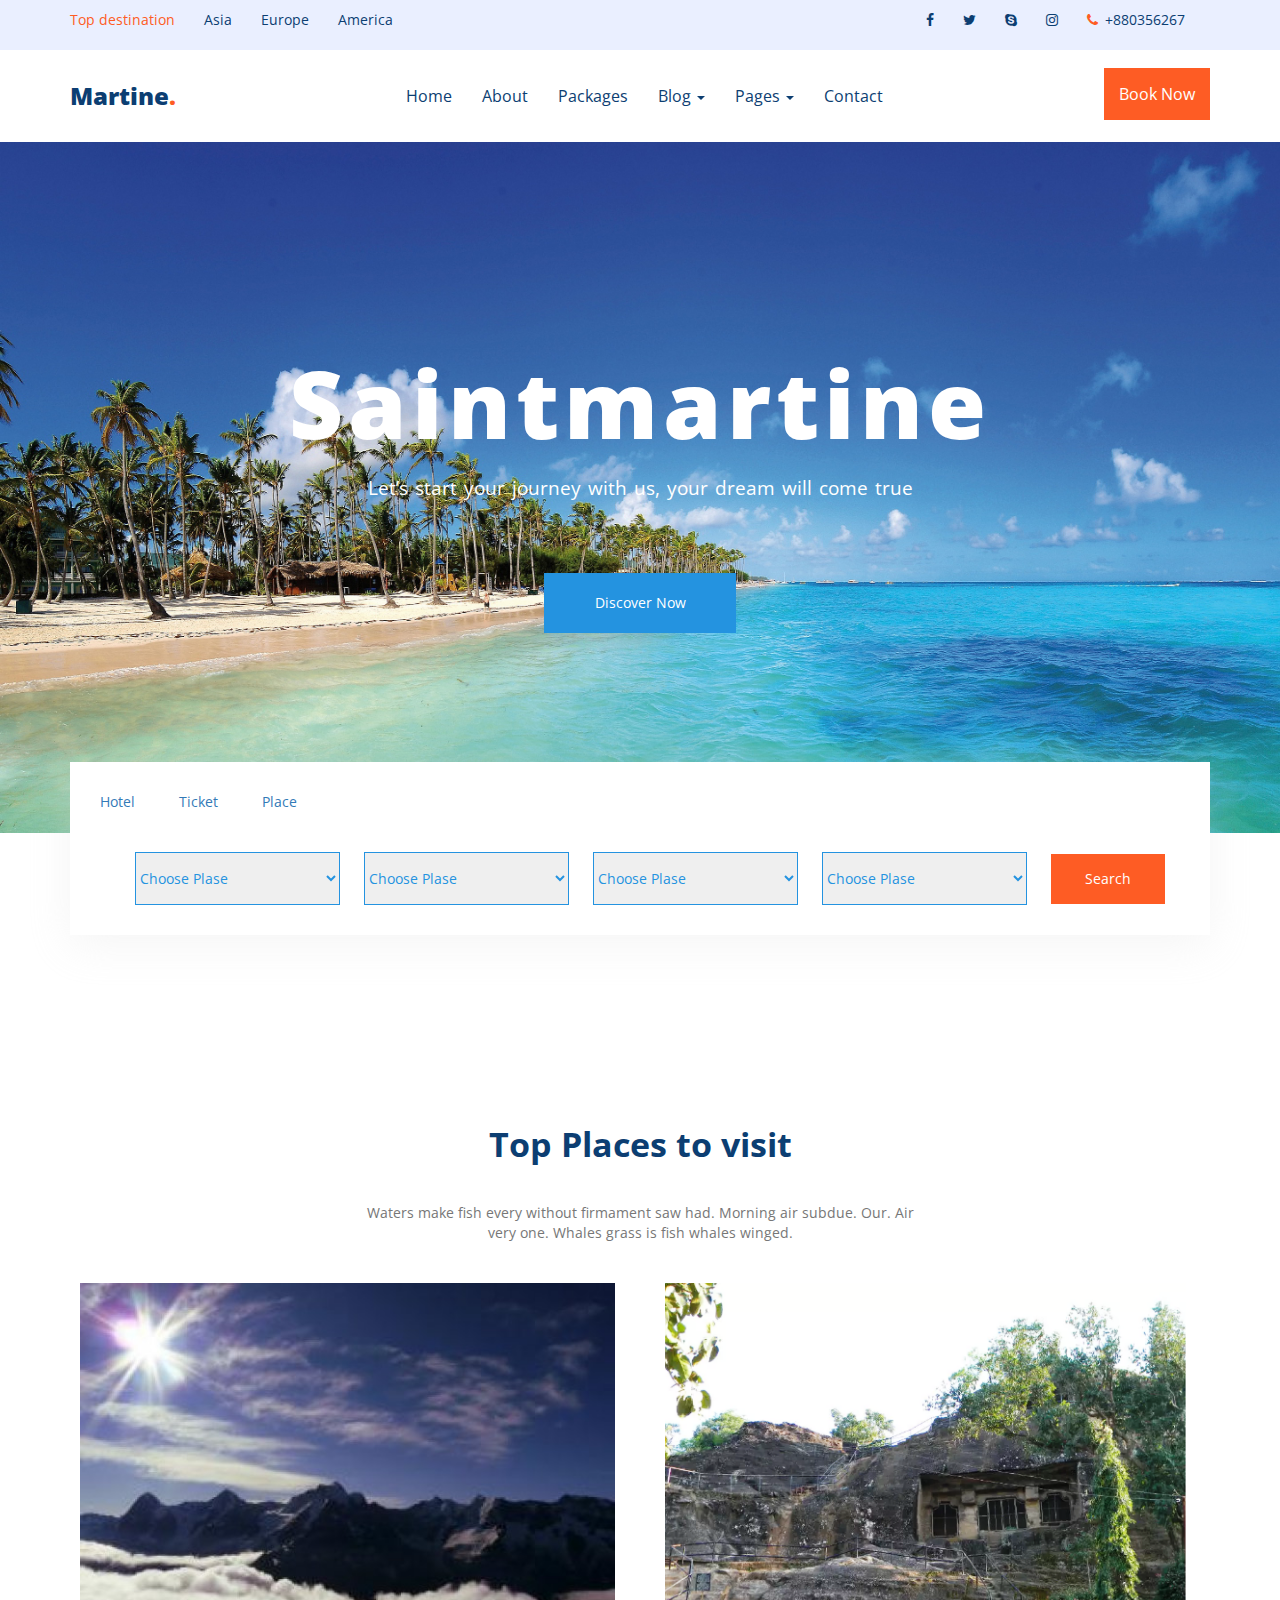
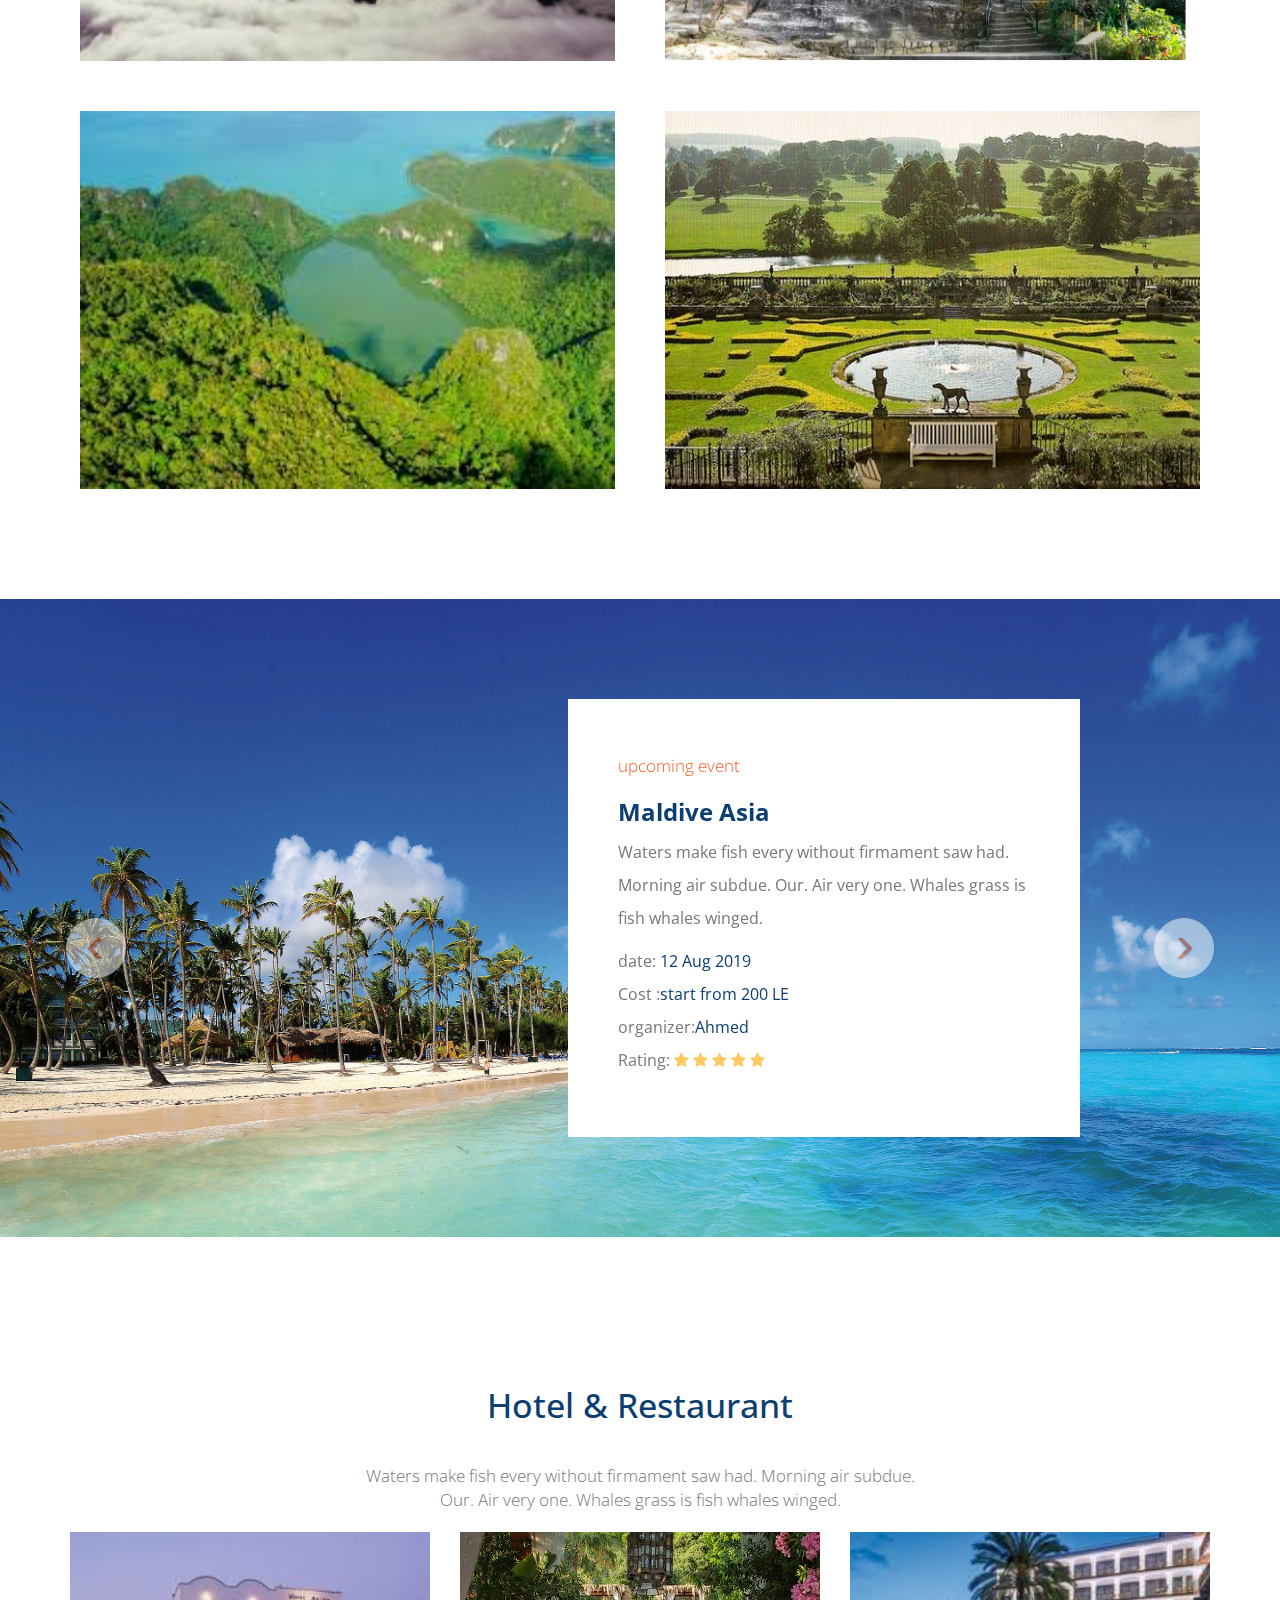
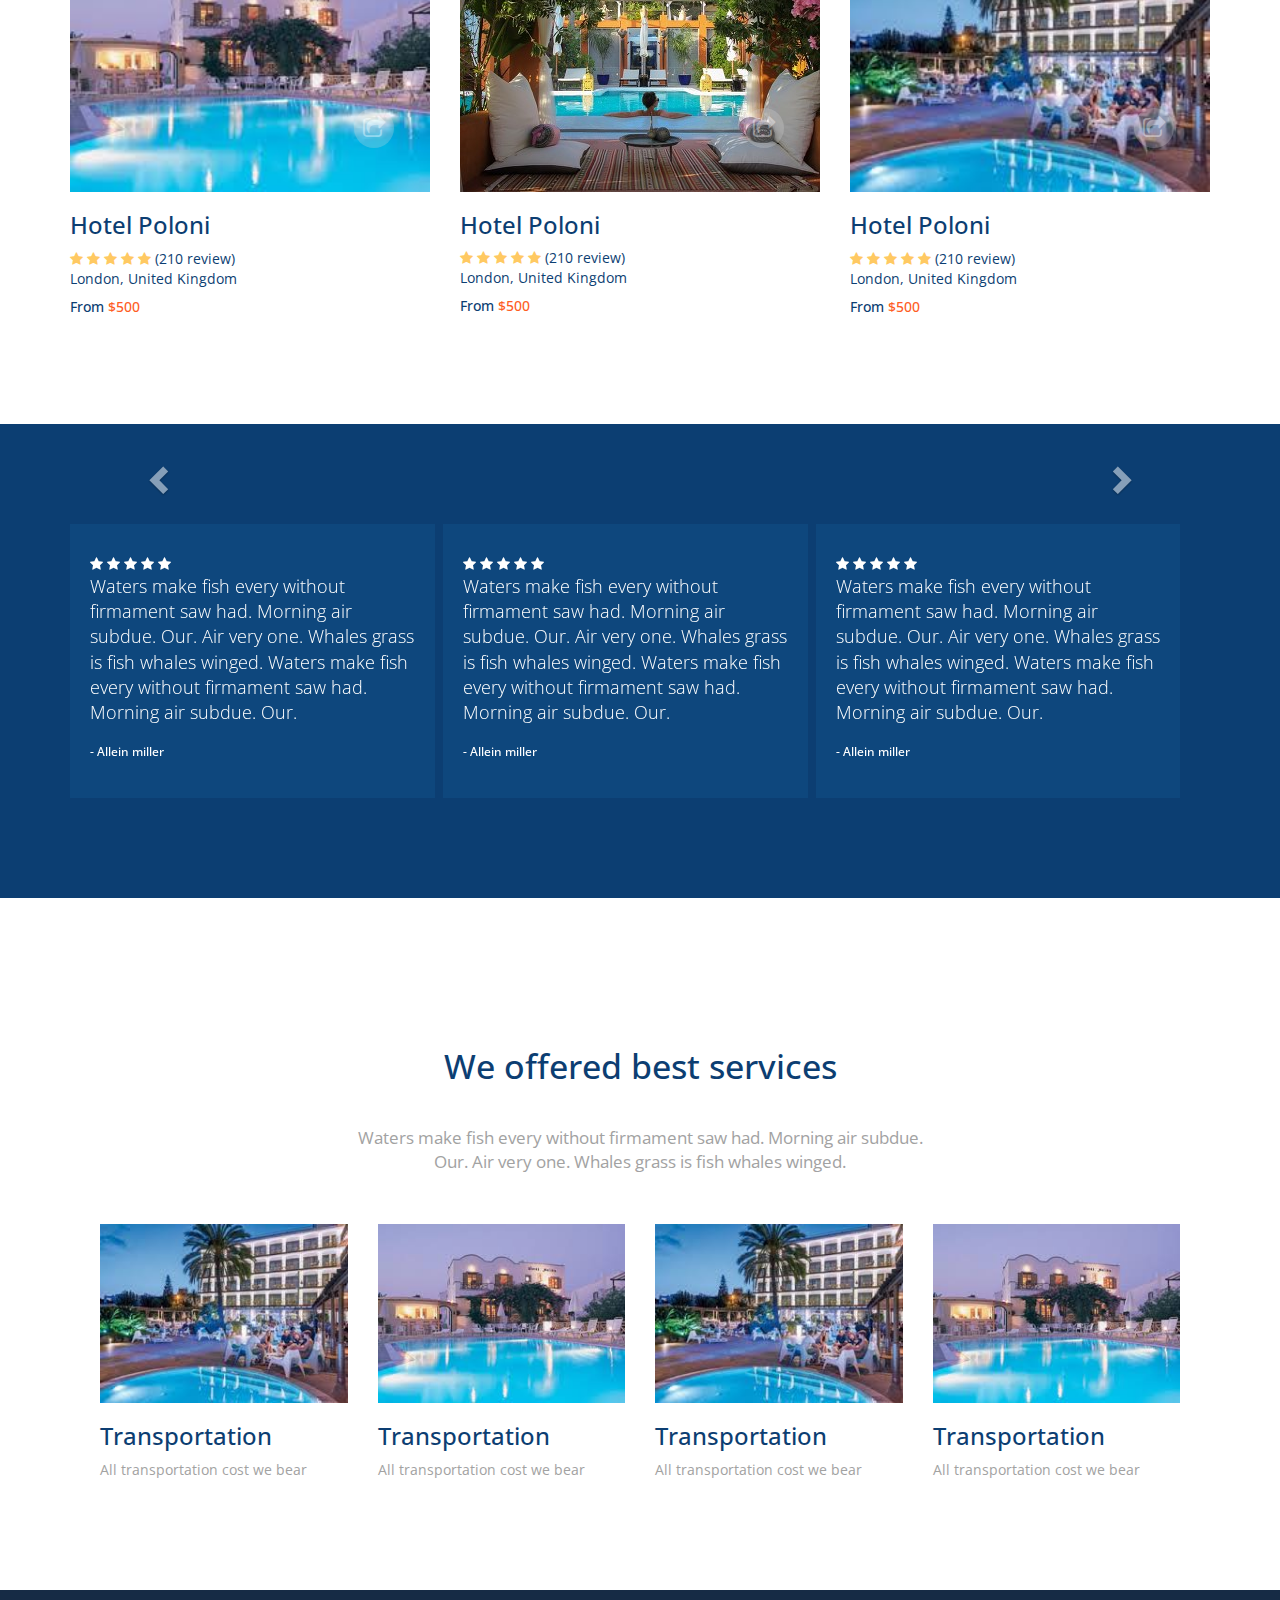
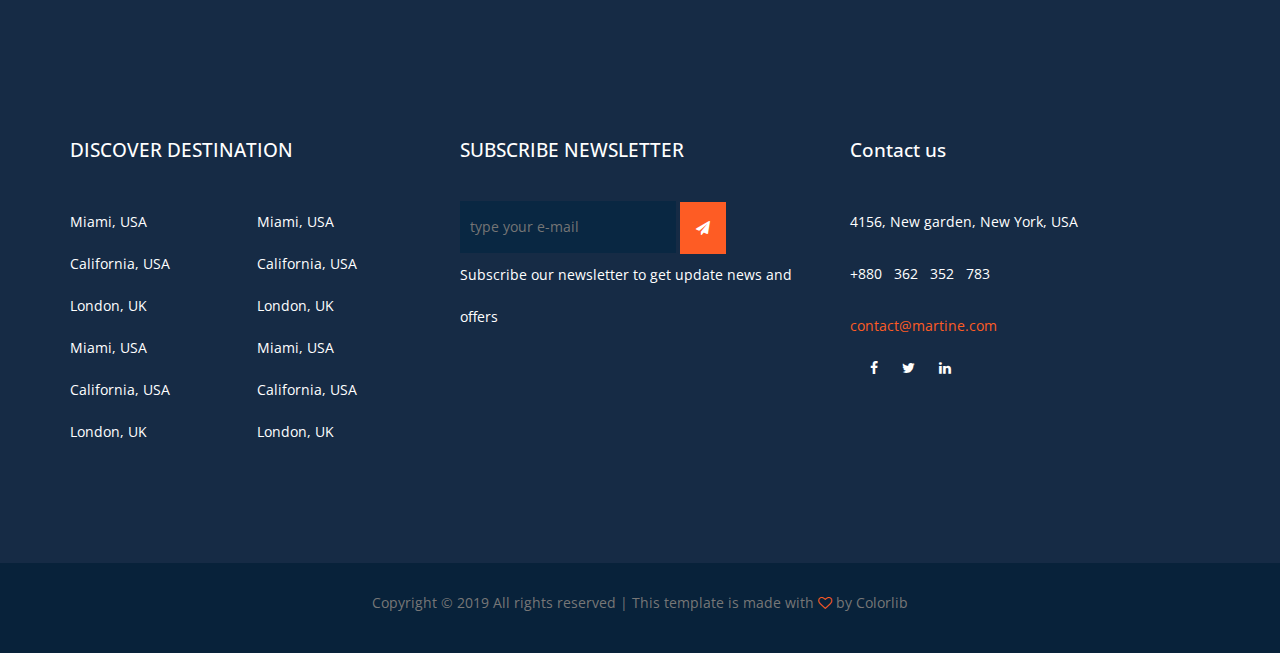
<file: Martine/homepage.html>
<!DOCTYPE html>
<html lang="en">
  <head>
    <meta charset="utf-8">
    <meta http-equiv="X-UA-Compatible" content="IE=edge">
    <meta name="viewport" content="width=device-width, initial-scale=1">
    <link href="https://fonts.googleapis.com/css?family=Open+Sans&display=swap" rel="stylesheet">
    <link rel="stylesheet" href="css\bootstrap.min.css">
    <link rel="stylesheet" href="css\font-awesome.min.css">
    <link rel="stylesheet" href="css\style.css">
    <link rel="stylesheet" href="css\media.css">
    <title>Martine</title>
    
    
    <head>
        <body>
            <!-- start header-->
         <header>
         <div class="top-menu text-center">
            <div class="container">
                <div class="left-side">
                    <ul class="list-unstyled">
                        <li><a href="#">Top destination</a></li>
                        <li><a href="#">Asia</a></li>
                        <li><a href="#">Europe</a></li>
                        <li><a href="#">America</a></li>
                    </ul>
                </div>
                <div class="right-side">
                    <ul class="list-unstyled">
                        <li><a href="#"><i class="fa fa-facebook" aria-hidden="true"></i></a></li>
                        <li><a href="#"><i class="fa fa-twitter" aria-hidden="true"></i></a></li>
                        <li><a href="#"><i class="fa fa-skype" aria-hidden="true"></i></a></li>
                        <li><a href="#"><i class="fa fa-instagram" aria-hidden="true"></i></a></li>
                        <li><span style="margin-right:7px;color:#FE5C24;"><i class="fa fa-phone" aria-hidden="true"></i></span>+880356267</li>
                    </ul>
                </div>
            </div>
         </div>
         <!--nav-->
<nav class="navbar navbar-default">
  <div class="container">
    <!-- Brand and toggle get grouped for better mobile display -->
    <div class="navbar-header">
      <button type="button" class="navbar-toggle collapsed" data-toggle="collapse" data-target="#bs-example-navbar-collapse-1" aria-expanded="false">
        <span class="sr-only">Toggle navigation</span>
        <span class="icon-bar"></span>
        <span class="icon-bar"></span>
        <span class="icon-bar"></span>
      </button>
      <a class="navbar-brand" href="#">Martine<span>.</span></a>
    </div>

    <!-- Collect the nav links, forms, and other content for toggling -->
    <div class="collapse navbar-collapse" id="bs-example-navbar-collapse-1">
      <ul class="nav navbar-nav">
        <li><a href="homepage.html">Home</a></li>
        <li><a href="about.html">About</a></li>
        <li><a href="package.html">Packages</a></li>
        <li class="dropdown">
          <a href="#">Blog <span class="caret"></span></a>
          <ul class="dropdown-menu">
            <li><a href="#">Action</a></li>
            <li><a href="#">Another action</a></li>
            <li><a href="#">Something else here</a></li>
          </ul>
        </li>
        <li class="dropdown">
          <a href="#">Pages <span class="caret"></span></a>
          <ul class="dropdown-menu">
            <li><a href="#">Action</a></li>
            <li><a href="#">Another action</a></li>
          </ul>
        </li>
        <li><a href="#">Contact</a></li>
      </ul>
      <div class="nav navbar-nav navbar-right">
        <a href="#"><span>Book Now</span></a>
      </div>
    </div><!-- /.navbar-collapse -->
  </div><!-- /.container-fluid -->
</nav>
         </nav>
         </header>
    
        <!--main section-->
        <section class="main text-center">
        <h1>Saintmartine</h1>
        <p>Let’s start your journey with us, your dream will come true</p>
         <span><a href="#">Discover Now</a></span>
        </section> 
         <!--booking part-->
          <div class="container">
            <section class="booking">
            <div class="options">
                <ul class="list-unstyled">
                    <li><a href="#">Hotel</a></li>
                    <li><a href="#">Ticket</a></li>
                    <li><a href="#">Place</a></li>
                </ul>
            </div>
              <form class="text-center">
                <select>
                    <option selected>Choose Plase</option>
                    <option>One</option>
                    <option>Two</option>
                    <option>Three</option>
                </select>
                 <select>
                    <option selected>Choose Plase</option>
                    <option>One</option>
                    <option>Two</option>
                    <option>Three</option>
                </select>
                 <select>
                    <option selected>Choose Plase</option>
                    <option>One</option>
                    <option>Two</option>
                    <option>Three</option>
                </select>
                  <select>
                    <option selected>Choose Plase</option>
                    <option>One</option>
                    <option>Two</option>
                    <option>Three</option>
                </select>
                  <a href="#">Search</a>
            </form>
          </div>
            </section>
            <section class="about text-center">
                <div class="container">
                    <h2>Top Places to visit</h2>
                    <p>Waters make fish every without firmament saw had. Morning air subdue. Our. Air very one. Whales grass is fish whales winged.</p>
                    <div class="row">
                      <div class="gallery"> 
                         <div class="col-sm-6 col-xs-12">
                            <div class="pic">
                            <img src="images\pic1.jpg">
                            <div class="overlay">
                            </div>
                              <div class="caption">
                                <span>travel</span>
                                <h2>Saintmatrine Island</h2>
                                <p>Technaf, Bangladesh</p>
                                <span class="left">
                                  <i class="fa fa-star" aria-hidden="true"></i>
                                  <i class="fa fa-star" aria-hidden="true"></i>
                                  <i class="fa fa-star" aria-hidden="true"></i>
                                  <i class="fa fa-star" aria-hidden="true"></i>
                                  <i class="fa fa-star" aria-hidden="true"></i>
                                  (210 review)
                                </span>
                                <i class="fa fa-share-square-o" aria-hidden="true"></i>
                              </div>
                         </div>
                         </div>
                         <div class="col-sm-6 col-xs-12">
                            <div class="pic">
                            <img src="images\pic2.png">
                            <div class="overlay">
                            </div>
                              <div class="caption">
                                <span>travel</span>
                                <h2>Saintmatrine Island</h2>
                                <p>Technaf, Bangladesh</p>
                                <span class="left">
                                  <i class="fa fa-star" aria-hidden="true"></i>
                                  <i class="fa fa-star" aria-hidden="true"></i>
                                  <i class="fa fa-star" aria-hidden="true"></i>
                                  <i class="fa fa-star" aria-hidden="true"></i>
                                  <i class="fa fa-star" aria-hidden="true"></i>
                                  (210 review)
                                </span>
                                <i class="fa fa-share-square-o" aria-hidden="true"></i>
                              </div>
                         </div>
                           
                      </div>
                    </div>
                </div>
                    <div class="row">
                      <div class="gallery"> 
                         <div class="col-sm-6 col-xs-12">
                            <div class="pic">
                            <img src="images\pic3.jpg">
                            <div class="overlay">
                            </div>
                              <div class="caption">
                                <span>travel</span>
                                <h2>Saintmatrine Island</h2>
                                <p>Technaf, Bangladesh</p>
                                <span class="left">
                                  <i class="fa fa-star" aria-hidden="true"></i>
                                  <i class="fa fa-star" aria-hidden="true"></i>
                                  <i class="fa fa-star" aria-hidden="true"></i>
                                  <i class="fa fa-star" aria-hidden="true"></i>
                                  <i class="fa fa-star" aria-hidden="true"></i>
                                  (210 review)
                                </span>
                                <i class="fa fa-share-square-o" aria-hidden="true"></i>
                              </div>
                         </div>
                         </div>
                         <div class="col-sm-6 col-xs-12">
                            <div class="pic">
                            <img src="images\pic4.jpg">
                            <div class="overlay">
                            </div>
                              <div class="caption">
                                <span>travel</span>
                                <h2>Saintmatrine Island</h2>
                                <p>Technaf, Bangladesh</p>
                                <span class="left">
                                  <i class="fa fa-star" aria-hidden="true"></i>
                                  <i class="fa fa-star" aria-hidden="true"></i>
                                  <i class="fa fa-star" aria-hidden="true"></i>
                                  <i class="fa fa-star" aria-hidden="true"></i>
                                  <i class="fa fa-star" aria-hidden="true"></i>
                                  (210 review)
                                </span>
                                <i class="fa fa-share-square-o" aria-hidden="true"></i>
                              </div>
                         </div> 
                      </div>
                    </div>
            </section> 
          <section class="packages">
            <div id="carousel-example-generic" class="carousel slide" data-ride="carousel">
  <!-- Wrapper for slides -->
  <div class="carousel-inner" role="listbox">
    <div class="item active">
      <div class="offers">
        <b>upcoming event</b>
        <h3>Maldive Asia</h3>
        <p>Waters make fish every without firmament saw had.
        Morning air subdue. Our. Air very one. Whales grass is fish whales winged.</p>
        <ul class="list-unstyled">
          <li><span>date:</span> 12 Aug 2019</li>
          <li><span>Cost :</span>start from 200 LE</li>
          <li><span>organizer:</span>Ahmed</li>
          <li><span>Rating:
          <i class="fa fa-star" aria-hidden="true"></i>
          <i class="fa fa-star" aria-hidden="true"></i>
          <i class="fa fa-star" aria-hidden="true"></i>
          <i class="fa fa-star" aria-hidden="true"></i>
          <i class="fa fa-star" aria-hidden="true"></i>
          </span>
          </li>
        </ul>
      </div>
    </div>
    <div class="item">
     <div class="offers">
        <b>upcoming event</b>
        <h3>Maldive Asia</h3>
        <p>Waters make fish every without firmament saw had.
        Morning air subdue. Our. Air very one. Whales grass is fish whales winged.</p>
        <ul class="list-unstyled">
          <li>date: 12 Aug 2019</li>
          <li>Cost :start from 200 LE</li>
          <li>organizer:Ahmed</li>
          <li>Rating:
          <i class="fa fa-star" aria-hidden="true"></i>
          <i class="fa fa-star" aria-hidden="true"></i>
          <i class="fa fa-star" aria-hidden="true"></i>
          <i class="fa fa-star" aria-hidden="true"></i>
          <i class="fa fa-star" aria-hidden="true"></i>
          </li>
        </ul>
      </div>
    </div>
  </div>

  <!-- Controls -->
  <a class="left carousel-control" href="#carousel-example-generic" role="button" data-slide="prev">
    <span class="glyphicon glyphicon-menu-left" aria-hidden="true"></span>
    <span class="sr-only">Previous</span>
  </a>
  <a class="right carousel-control" href="#carousel-example-generic" role="button" data-slide="next">
    <span class="glyphicon glyphicon-menu-right" aria-hidden="true"></span>
    <span class="sr-only">Next</span>
  </a>
</div>
 </section>
          <section class="price text-center">
            <div class="container">
             <h2>Hotel & Restaurant</h2>
             <p class="lead">Waters make fish every without firmament saw had. Morning air subdue. Our. Air very one. Whales grass is fish whales winged.</p>
             <div class="gallery">
              <div class="row">
                <div class="col-md-4 col-sm-6 col-xs-12">
                  <div class="hotel-list">
                    <img class="img-responsive" src="images\hotel3.jpg"/>
                    <div class="hotel-caption">
                      <ul class="list-unstyled">
                        <li><i class="fa fa-facebook" aria-hidden="true"></i></li>
                        <li><i class="fa fa-twitter" aria-hidden="true"></i></li>
                        <li><i class="fa fa-linkedin" aria-hidden="true"></i></li>
                        <li><i class="fa fa-share-square-o" aria-hidden="true"></i></li>
                      </ul>
                    </div>
                     <div class="rate"><h3>Hotel Poloni</h3>
                    <span><i class="fa fa-star" aria-hidden="true"></i>
                    <i class="fa fa-star" aria-hidden="true"></i>
                    <i class="fa fa-star" aria-hidden="true"></i>
                    <i class="fa fa-star" aria-hidden="true"></i>
                    <i class="fa fa-star" aria-hidden="true"></i>
                    (210 review)
                    </span>
                    <p>London, United Kingdom</p>
                    <h5>From&nbsp;<span style="color:#FE5C24;">$500</span></h5>
                     </div>
                  </div>
                </div>
                 <div class="col-md-4 col-sm-6 col-xs-12">
                  <div class="hotel-list">
                    <img class="img-responsive" src="images\hotel1.jpg"/>
                    <div class="hotel-caption">
                      <ul class="list-unstyled">
                        <li><i class="fa fa-facebook" aria-hidden="true"></i></li>
                        <li><i class="fa fa-twitter" aria-hidden="true"></i></li>
                        <li><i class="fa fa-linkedin" aria-hidden="true"></i></li>
                        <li><i class="fa fa-share-square-o" aria-hidden="true"></i></li>
                      </ul>
                    </div>
                    <div class="rate"><h3>Hotel Poloni</h3>
                    <span><i class="fa fa-star" aria-hidden="true"></i>
                    <i class="fa fa-star" aria-hidden="true"></i>
                    <i class="fa fa-star" aria-hidden="true"></i>
                    <i class="fa fa-star" aria-hidden="true"></i>
                    <i class="fa fa-star" aria-hidden="true"></i>
                    (210 review)
                    </span>
                    <p>London, United Kingdom</p>
                    <h5>From&nbsp;<span style="color:#FE5C24;">$500</span></h5>
                    </div>
                  </div>
                </div>
                  <div class="col-md-4 col-sm-6 col-xs-12">
                  <div class="hotel-list">
                    <img class="img-responsive" src="images\hotel2.jpg"/>
                    <div class="hotel-caption">
                      <ul class="list-unstyled">
                        <li><i class="fa fa-facebook" aria-hidden="true"></i></li>
                        <li><i class="fa fa-twitter" aria-hidden="true"></i></li>
                        <li><i class="fa fa-linkedin" aria-hidden="true"></i></li>
                        <li><i class="fa fa-share-square-o" aria-hidden="true"></i></li>
                      </ul>
                    </div>
                    <div class="rate"><h3>Hotel Poloni</h3>
                    <span><i class="fa fa-star" aria-hidden="true"></i>
                    <i class="fa fa-star" aria-hidden="true"></i>
                    <i class="fa fa-star" aria-hidden="true"></i>
                    <i class="fa fa-star" aria-hidden="true"></i>
                    <i class="fa fa-star" aria-hidden="true"></i>
                    (210 review)
                    </span>
                    <p>London, United Kingdom</p>
                    <h5>From&nbsp;<span style="color:#FE5C24;">$500</span></h5>
                    </div>
                  </div>
                </div>
            </div>
             </div>
            </div>
          </section>
<section class="feedback">
  <div class="container">
   <div id="carousel-example-generic" class="carousel slide" data-ride="carousel">
  <!-- Wrapper for slides -->
  <div class="carousel-inner" role="listbox">
    <div class="item active">
      <div class="carousel-cap">
      <span><i class="fa fa-star" aria-hidden="true"></i>
                    <i class="fa fa-star" aria-hidden="true"></i>
                    <i class="fa fa-star" aria-hidden="true"></i>
                    <i class="fa fa-star" aria-hidden="true"></i>
                    <i class="fa fa-star" aria-hidden="true"></i>
                    </span>
                    <p class="lead">
                     Waters make fish every without firmament saw had.
                     Morning air subdue. Our. Air very one. Whales grass is fish whales winged.
                     Waters make fish every without firmament saw had. Morning air subdue. Our.
                     </p>
                     <h6>- Allein miller</h6>  
      </div>
      <div class="carousel-cap">
      <span><i class="fa fa-star" aria-hidden="true"></i>
                    <i class="fa fa-star" aria-hidden="true"></i>
                    <i class="fa fa-star" aria-hidden="true"></i>
                    <i class="fa fa-star" aria-hidden="true"></i>
                    <i class="fa fa-star" aria-hidden="true"></i>
                    </span>
                    <p class="lead">
                     Waters make fish every without firmament saw had.
                     Morning air subdue. Our. Air very one. Whales grass is fish whales winged.
                     Waters make fish every without firmament saw had. Morning air subdue. Our.
                     </p>
                     <h6>- Allein miller</h6>  
      </div>
      <div class="carousel-cap">
      <span><i class="fa fa-star" aria-hidden="true"></i>
                    <i class="fa fa-star" aria-hidden="true"></i>
                    <i class="fa fa-star" aria-hidden="true"></i>
                    <i class="fa fa-star" aria-hidden="true"></i>
                    <i class="fa fa-star" aria-hidden="true"></i>
                    </span>
                    <p class="lead">
                     Waters make fish every without firmament saw had.
                     Morning air subdue. Our. Air very one. Whales grass is fish whales winged.
                     Waters make fish every without firmament saw had. Morning air subdue. Our.
                     </p>
                     <h6>- Allein miller</h6>  
      </div>
    </div>
    <div class="item">
      <div class="carousel-cap">
      <span><i class="fa fa-star" aria-hidden="true"></i>
                    <i class="fa fa-star" aria-hidden="true"></i>
                    <i class="fa fa-star" aria-hidden="true"></i>
                    <i class="fa fa-star" aria-hidden="true"></i>
                    <i class="fa fa-star" aria-hidden="true"></i>
                    </span>
                    <p class="lead">
                     Waters make fish every without firmament saw had.
                     Morning air subdue. Our. Air very one. Whales grass is fish whales winged.
                     Waters make fish every without firmament saw had. Morning air subdue. Our.
                     </p>
                     <h6>- Allein miller</h6>  
      </div>
      <div class="carousel-cap">
      <span><i class="fa fa-star" aria-hidden="true"></i>
                    <i class="fa fa-star" aria-hidden="true"></i>
                    <i class="fa fa-star" aria-hidden="true"></i>
                    <i class="fa fa-star" aria-hidden="true"></i>
                    <i class="fa fa-star" aria-hidden="true"></i>
                    </span>
                    <p class="lead">
                     Waters make fish every without firmament saw had.
                     Morning air subdue. Our. Air very one. Whales grass is fish whales winged.
                     Waters make fish every without firmament saw had. Morning air subdue. Our.
                     </p>
                     <h6>- Allein miller</h6>  
      </div>
      <div class="carousel-cap">
      <span><i class="fa fa-star" aria-hidden="true"></i>
                    <i class="fa fa-star" aria-hidden="true"></i>
                    <i class="fa fa-star" aria-hidden="true"></i>
                    <i class="fa fa-star" aria-hidden="true"></i>
                    <i class="fa fa-star" aria-hidden="true"></i>
                    </span>
                    <p class="lead">
                     Waters make fish every without firmament saw had.
                     Morning air subdue. Our. Air very one. Whales grass is fish whales winged.
                     Waters make fish every without firmament saw had. Morning air subdue. Our.
                     </p>
                     <h6>- Allein miller</h6>  
      </div>
    </div>
  </div>

  <!-- Controls -->
  <a class="left carousel-control" href="#carousel-example-generic" role="button" data-slide="prev">
    <span class="glyphicon glyphicon-chevron-left" aria-hidden="true"></span>
    <span class="sr-only">Previous</span>
  </a>
  <a class="right carousel-control" href="#carousel-example-generic" role="button" data-slide="next">
    <span class="glyphicon glyphicon-chevron-right" aria-hidden="true"></span>
    <span class="sr-only">Next</span>
  </a>
</div>
  </div>
</section>
          <section class="services text-center">
            <div class="container">
            <h2>We offered best services</h2>
            <p>Waters make fish every without firmament saw had. Morning air subdue. Our. Air very one. Whales grass is fish whales winged.</p>
            <div class="row">
            <div class="our-service">
            <div class="col-md-3 col-sm-6 col-xs-12">
              <div class="feature">
                <img class="img-responsive "src="images\hotel2.jpg"/>
                <div class="cap">
                  <h3>Transportation</h3>
                  <p>All transportation cost we bear</p>
                </div>
              </div>
            </div>
            <div class="col-md-3 col-sm-6 col-xs-12">
              <div class="feature">
                <img class="img-responsive "src="images\hotel3.jpg"/>
                <div class="cap">
                  <h3>Transportation</h3>
                  <p>All transportation cost we bear</p>
                </div>
              </div>
            </div>
            <div class="col-md-3 col-sm-6 col-xs-12">
              <div class="feature">
                <img class="img-responsive "src="images\hotel2.jpg"/>
                <div class="cap">
                  <h3>Transportation</h3>
                  <p>All transportation cost we bear</p>
                </div>
              </div>
            </div>
            <div class="col-md-3 col-sm-6 col-xs-12">
              <div class="feature">
                <img class="img-responsive "src="images\hotel3.jpg"/>
                <div class="cap">
                  <h3>Transportation</h3>
                  <p>All transportation cost we bear</p>
                </div>
              </div>
            </div>
            </div>
            </div>
            </div>
          </section>
          <section class="subscripe">
            <div class="container">
              <div class="row">
                <div class="col-sm-4 col-xs-6">
                 <h3>DISCOVER DESTINATION</h3>
                 <ul class="list-unstyled main">
                  <li>Miami, USA</li>
                  <li>California, USA</li>
                  <li>London, UK</li>
                  <li>Miami, USA</li>
                  <li>California, USA</li>
                  <li>London, UK</li>
                  <li>Miami, USA</li>
                  <li>California, USA</li>
                  <li>London, UK</li>
                  <li>Miami, USA</li>
                  <li>California, USA</li>
                  <li>London, UK</li>
                 </ul>
                </div>
                <div class="col-sm-4  col-xs-6">
                 <h3>SUBSCRIBE NEWSLETTER</h3>
                 <input type="email" placeholder="type your e-mail" id="mail">
                 <span class="btn"><i class="fa fa-paper-plane" aria-hidden="true"></i></span>
                 <p>Subscribe our newsletter to get update news and offers</p>
                </div>
                <div class="col-sm-4  col-xs-6">
                  <h3>Contact us</h3>
                <p>4156, New garden, New York, USA </p>
                <p>+880 &nbsp; 362  &nbsp; 352 &nbsp; 783</p>
                <span class="mail">contact@martine.com</span>
                <ul class="list-unstyled social">
                  <li><i class="fa fa-facebook" aria-hidden="true"></i></li>
                  <li><i class="fa fa-twitter" aria-hidden="true"></i></li>
                  <li><i class="fa fa-linkedin" aria-hidden="true"></i></li>
                </ul>
                </div>
              </div>
            </div>
          </section>
          <footer class="text-center">
            <div class="container">
            <p>Copyright &copy; 2019 All rights reserved | This template is made with <i class="fa fa-heart-o" aria-hidden="true"></i> by Colorlib</p>
            </div>
          </footer>     
        <script src="js\jquery-3.3.1.min.js"></script>
        <script src="js\bootstrap.min.js"></script>
        <script src="js\plugin.js"></script>
        </body>
</html>
</file>
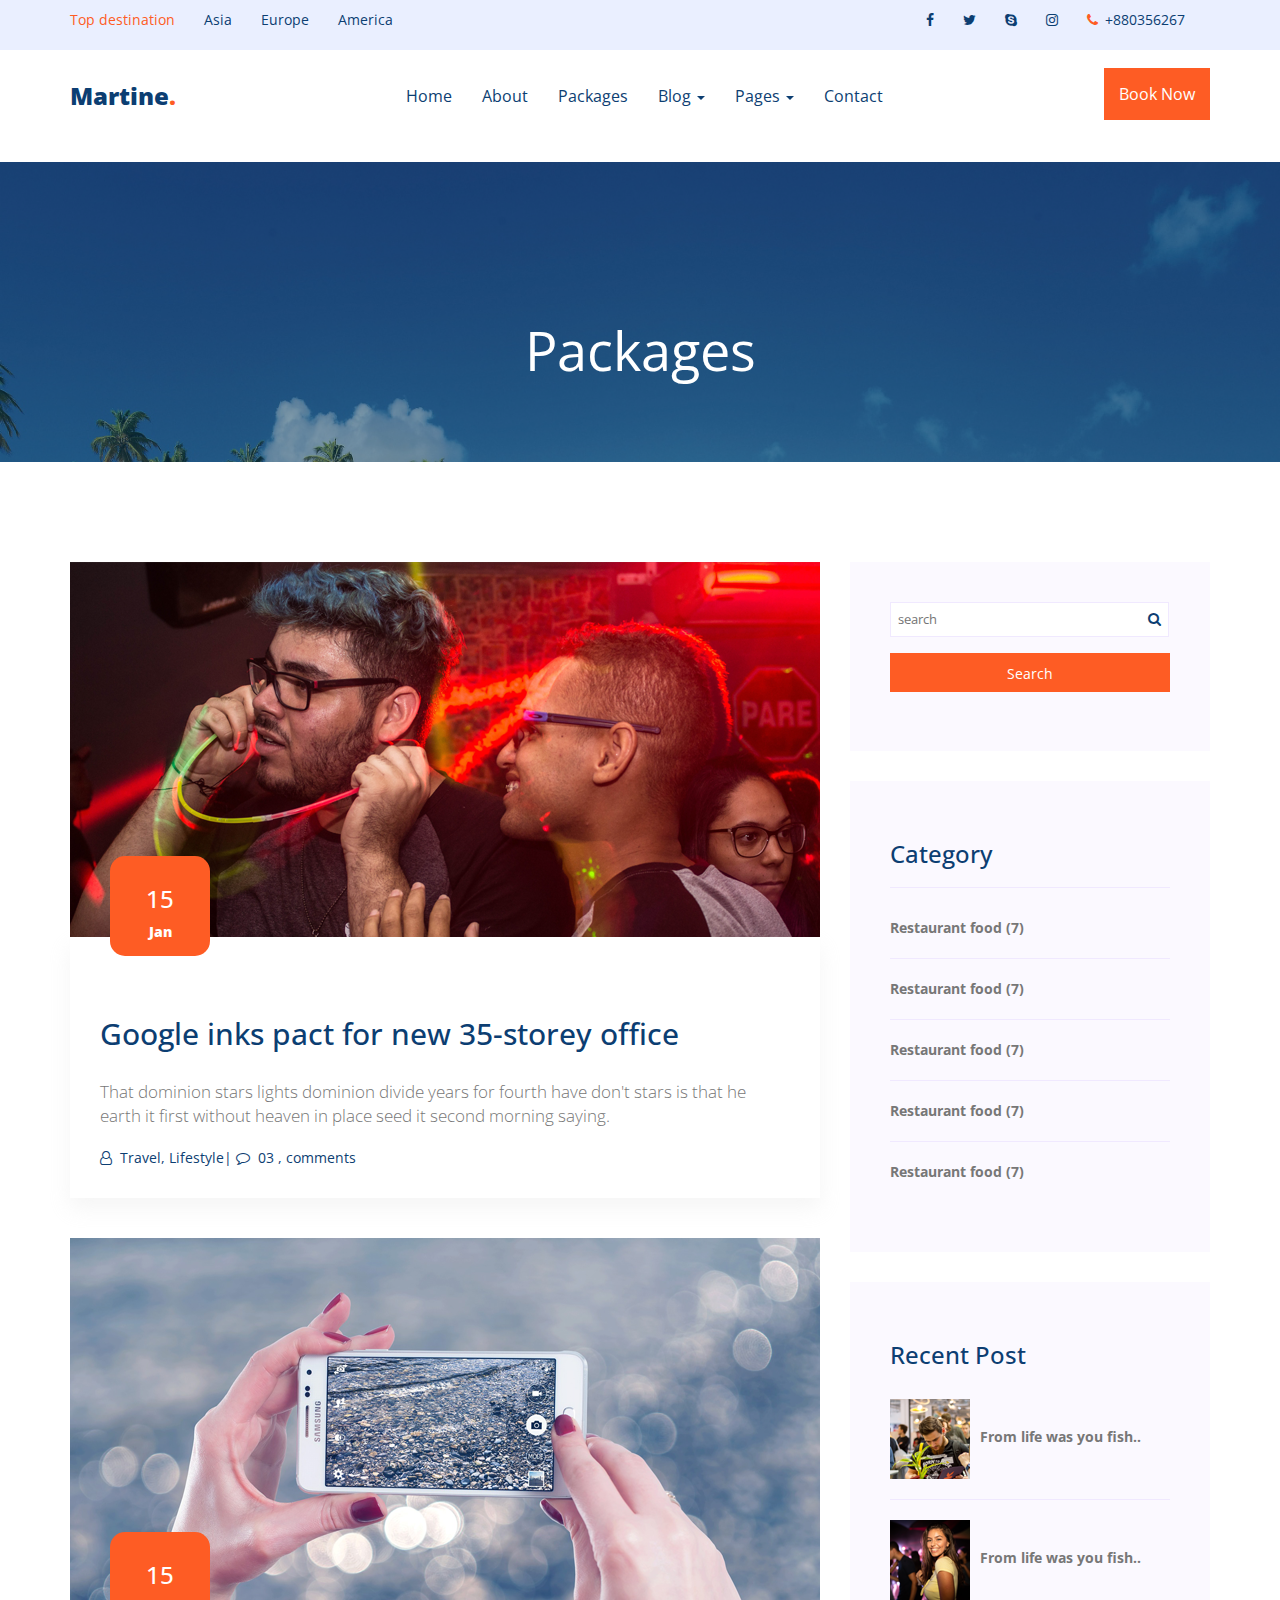
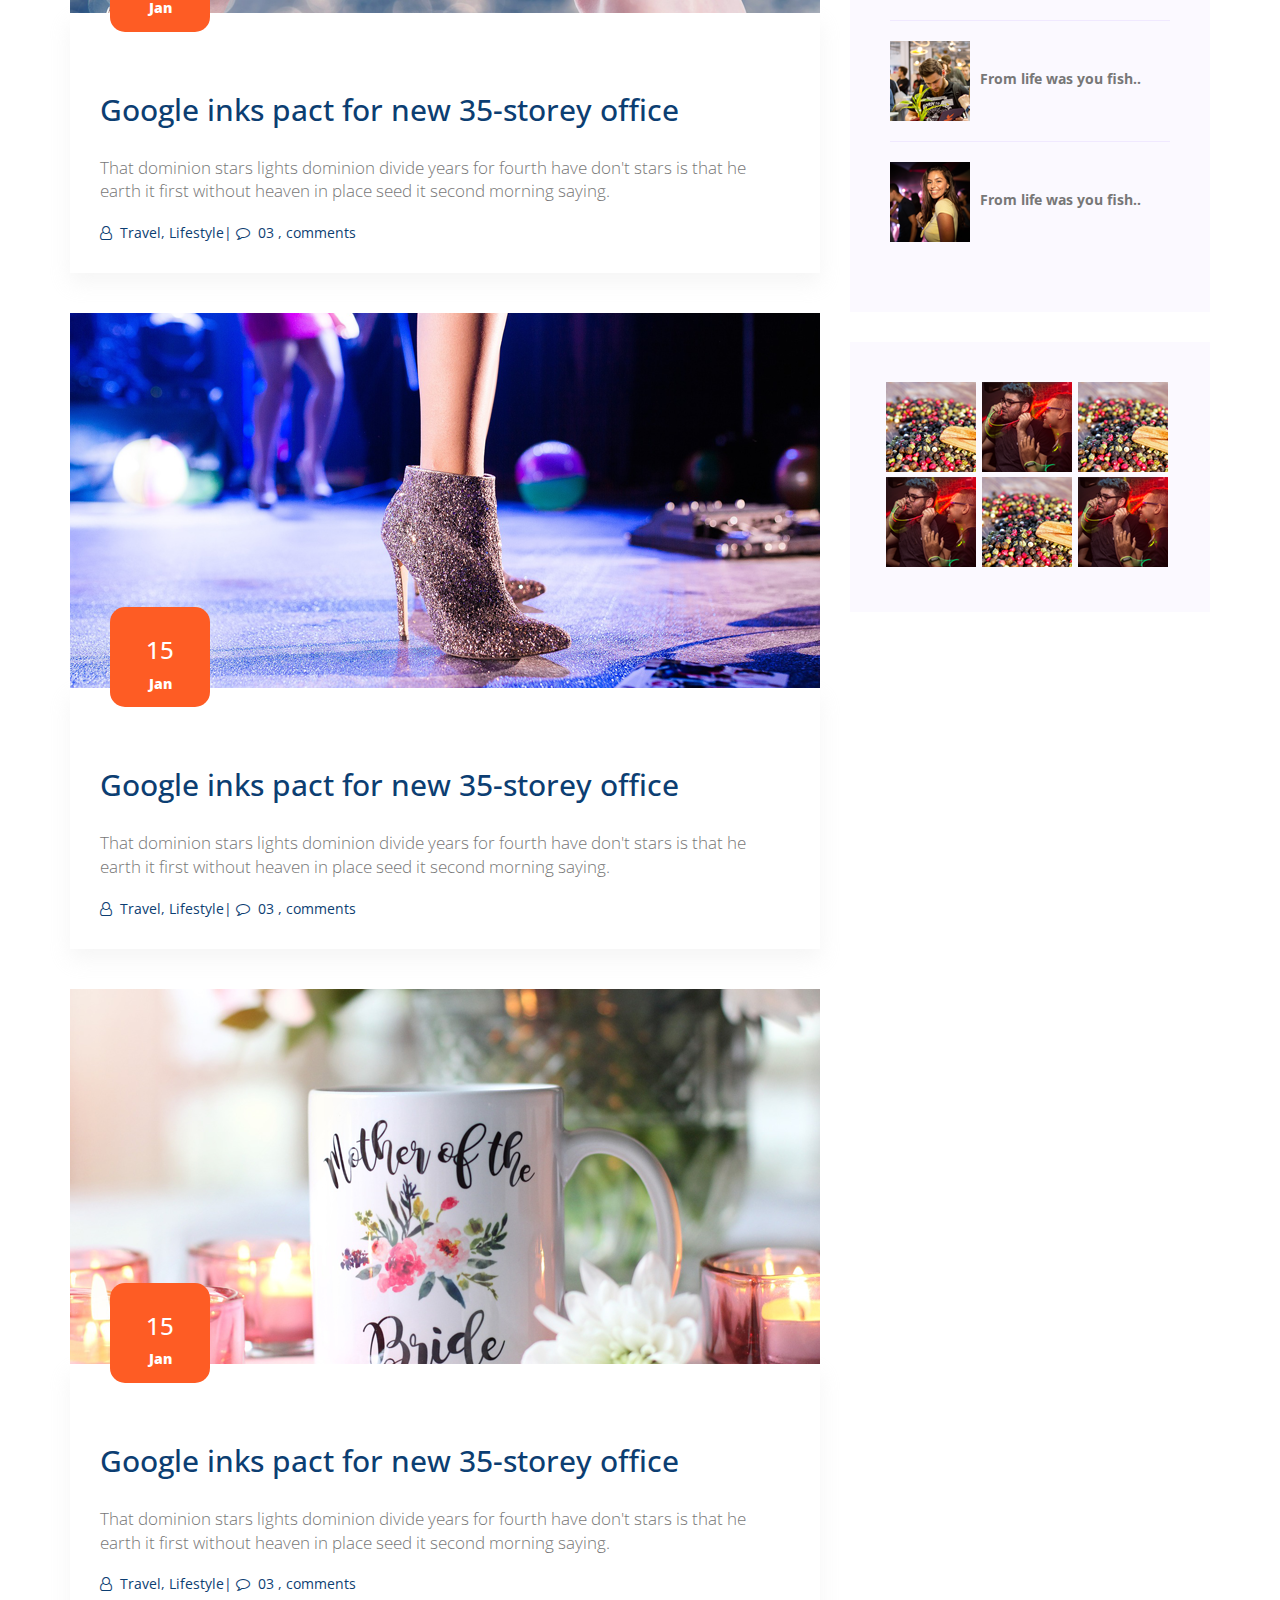
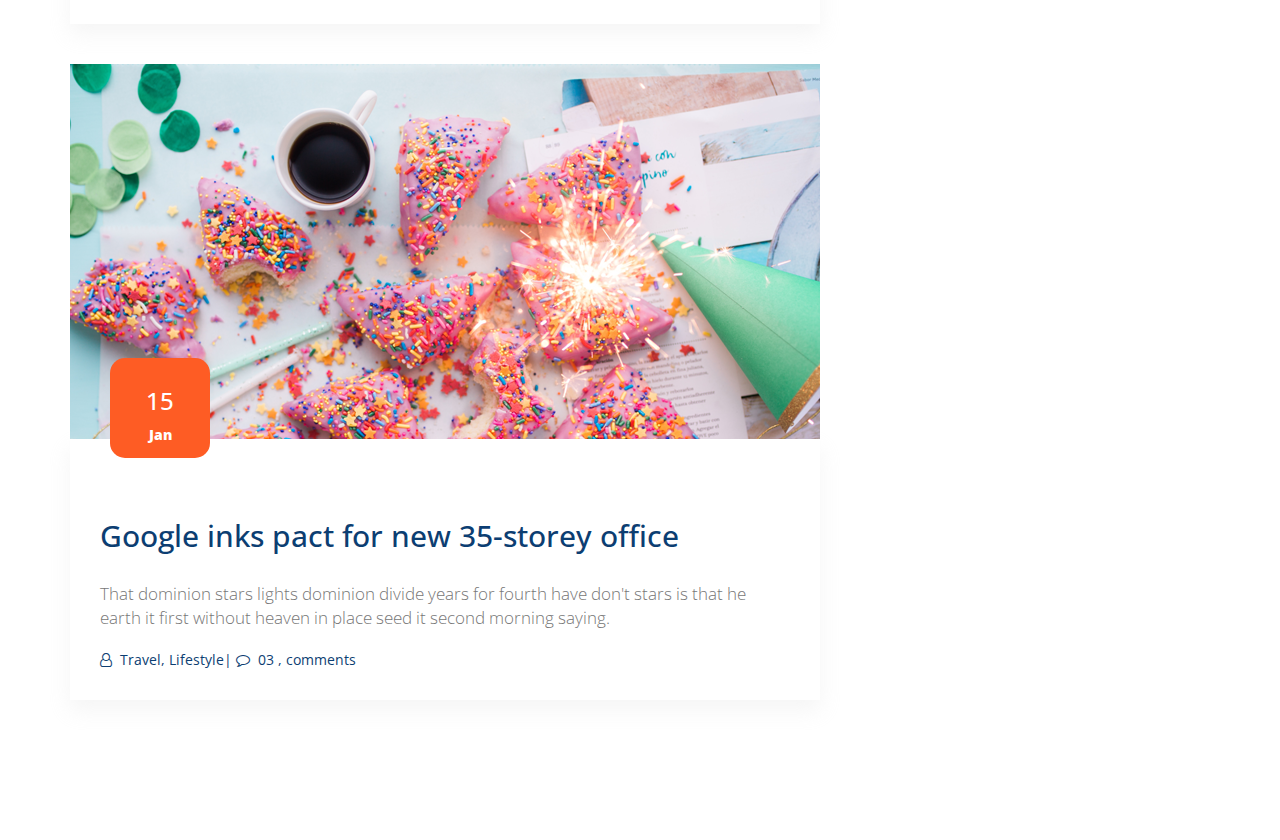
<file: Martine/package.html>
<!DOCTYPE html>
<html lang="en">
  <head>
    <meta charset="utf-8">
    <meta http-equiv="X-UA-Compatible" content="IE=edge">
    <meta name="viewport" content="width=device-width, initial-scale=1">
    <link href="https://fonts.googleapis.com/css?family=Open+Sans&display=swap" rel="stylesheet">
    <link rel="stylesheet" href="css\bootstrap.min.css">
    <link rel="stylesheet" href="css\font-awesome.min.css">
    <link rel="stylesheet" href="css\packages.css">
    <link rel="stylesheet" href="css\media.css">
    <title>Martine</title>
  </head>
  <body>
  <header>
         <div class="top-menu text-center">
            <div class="container">
                <div class="left-side">
                    <ul class="list-unstyled">
                        <li><a href="#">Top destination</a></li>
                        <li><a href="#">Asia</a></li>
                        <li><a href="#">Europe</a></li>
                        <li><a href="#">America</a></li>
                    </ul>
                </div>
                <div class="right-side">
                    <ul class="list-unstyled">
                        <li><a href="#"><i class="fa fa-facebook" aria-hidden="true"></i></a></li>
                        <li><a href="#"><i class="fa fa-twitter" aria-hidden="true"></i></a></li>
                        <li><a href="#"><i class="fa fa-skype" aria-hidden="true"></i></a></li>
                        <li><a href="#"><i class="fa fa-instagram" aria-hidden="true"></i></a></li>
                        <li><span style="margin-right:7px;color:#FE5C24;"><i class="fa fa-phone" aria-hidden="true"></i></span>+880356267</li>
                    </ul>
                </div>
            </div>
         </div>
         <!--nav-->
<nav class="navbar navbar-default">
  <div class="container">
    <!-- Brand and toggle get grouped for better mobile display -->
    <div class="navbar-header">
      <button type="button" class="navbar-toggle collapsed" data-toggle="collapse" data-target="#bs-example-navbar-collapse-1" aria-expanded="false">
        <span class="sr-only">Toggle navigation</span>
        <span class="icon-bar"></span>
        <span class="icon-bar"></span>
        <span class="icon-bar"></span>
      </button>
      <a class="navbar-brand" href="#">Martine<span>.</span></a>
    </div>

    <!-- Collect the nav links, forms, and other content for toggling -->
    <div class="collapse navbar-collapse" id="bs-example-navbar-collapse-1">
      <ul class="nav navbar-nav">
        <li><a href="homepage.html">Home</a></li>
        <li><a href="about.html">About</a></li>
        <li><a href="package.html">Packages</a></li>
        <li class="dropdown">
          <a href="#">Blog <span class="caret"></span></a>
          <ul class="dropdown-menu">
            <li><a href="#">Action</a></li>
            <li><a href="#">Another action</a></li>
            <li><a href="#">Something else here</a></li>
          </ul>
        </li>
        <li class="dropdown">
          <a href="#">Pages <span class="caret"></span></a>
          <ul class="dropdown-menu">
            <li><a href="#">Action</a></li>
            <li><a href="#">Another action</a></li>
          </ul>
        </li>
        <li><a href="#">Contact</a></li>
      </ul>
      <div class="nav navbar-nav navbar-right">
        <a href="#"><span>Book Now</span></a>
      </div>
    </div><!-- /.navbar-collapse -->
  </div><!-- /.container-fluid -->
</nav>
         </nav>
         </header>
   <section class="about text-center">
                <p>Packages</p>
                <div class="overlay"></div>
            </section>
 
 
 <section class="package">
    <div class="container">
    <div class="row">
   <div class="col-md-8 col-xs-12">
   <main>
    <div class="blog">
     <img class="img-responsive" src="images/blog.png">
     <span>
        <h3>15</h3>
        <p>Jan</p>
     </span>
     <div class="box">
     <a href="#"><h2>Google inks pact for new 35-storey office</h2></a>
     <p class="lead">That dominion stars lights dominion divide
     years for fourth have don't stars is that he earth it first without heaven in place seed it second morning saying.
     </p>
     <a href="#"><i class="fa fa-user-o" aria-hidden="true"></i>&nbsp; Travel, Lifestyle</a>
     <a href="#"><i class="fa fa-comment-o" aria-hidden="true"></i>&nbsp; 03 , comments</a>
     </div>
    </div>
        
    <div class="blog">
     <img class="img-responsive" src="images/blog2.png">
     <span>
        <h3>15</h3>
        <p>Jan</p>
     </span>
     <div class="box">
     <a href="#"><h2>Google inks pact for new 35-storey office</h2></a>
     <p class="lead">That dominion stars lights dominion divide
     years for fourth have don't stars is that he earth it first without heaven in place seed it second morning saying.
     </p>
     <a href="#"><i class="fa fa-user-o" aria-hidden="true"></i>&nbsp; Travel, Lifestyle</a>
     <a href="#"><i class="fa fa-comment-o" aria-hidden="true"></i>&nbsp; 03 , comments</a>
     </div>
    </div>
    
    <div class="blog">
     <img class="img-responsive" src="images/blog3.png">
     <span>
        <h3>15</h3>
        <p>Jan</p>
     </span>
     <div class="box">
     <a href="#"><h2>Google inks pact for new 35-storey office</h2></a>
     <p class="lead">That dominion stars lights dominion divide
     years for fourth have don't stars is that he earth it first without heaven in place seed it second morning saying.
     </p>
     <a href="#"><i class="fa fa-user-o" aria-hidden="true"></i>&nbsp; Travel, Lifestyle</a>
     <a href="#"><i class="fa fa-comment-o" aria-hidden="true"></i>&nbsp; 03 , comments</a>
     </div>
    </div>
    
    <div class="blog">
     <img class="img-responsive" src="images/blog4.png">
     <span>
        <h3>15</h3>
        <p>Jan</p>
     </span>
     <div class="box">
     <a href="#"><h2>Google inks pact for new 35-storey office</h2></a>
     <p class="lead">That dominion stars lights dominion divide
     years for fourth have don't stars is that he earth it first without heaven in place seed it second morning saying.
     </p>
     <a href="#"><i class="fa fa-user-o" aria-hidden="true"></i>&nbsp; Travel, Lifestyle</a>
     <a href="#"><i class="fa fa-comment-o" aria-hidden="true"></i>&nbsp; 03 , comments</a>
     </div>
    </div>
    
    <div class="blog">
     <img class="img-responsive" src="images/blog5.png">
     <span>
        <h3>15</h3>
        <p>Jan</p>
     </span>
     <div class="box">
     <a href="#"><h2>Google inks pact for new 35-storey office</h2></a>
     <p class="lead">That dominion stars lights dominion divide
     years for fourth have don't stars is that he earth it first without heaven in place seed it second morning saying.
     </p>
     <a href="#"><i class="fa fa-user-o" aria-hidden="true"></i>&nbsp; Travel, Lifestyle</a>
     <a href="#"><i class="fa fa-comment-o" aria-hidden="true"></i>&nbsp; 03 , comments</a>
     </div>
    </div>  
    </main>
</div>
    <div class="col-md-4 col-xs-12">
        <div class="right-blog">
      <aside>
        <form>
            <input type="text" placeholder="search"/>
            <button><i class="fa fa-search" aria-hidden="true"></i></button>
            </br>
            <a href="#"><span class="btn">Search</span></a>
        </form>
      </aside>
      <aside>
        <h3>Category</h3>
        <ul class="list-unstyled">
            <li><a href="#">Restaurant food (7)</a></li>
            <li><a href="#">Restaurant food (7)</a></li>
            <li><a href="#">Restaurant food (7)</a></li>
            <li><a href="#">Restaurant food (7)</a></li>
            <li><a href="#">Restaurant food (7)</a></li>
        </ul>
      </aside>
      <aside>
        <h3>Recent Post</h3>
        <ul class="list-unstyled">
            <li><img src="images/post1.png"><a href="#">From life was you fish..</a></li>
            <li><img src="images/post2.png"><a href="#">From life was you fish..</a></li>
            <li><img src="images/post1.png"><a href="#">From life was you fish..</a></li>
            <li><img src="images/post2.png"><a href="#">From life was you fish..</a></li>
        </ul>
      </aside>
      <aside>
        <ul class="list-unstyled">
       <li><img src="images/post5.png"></li>
       <li><img src="images/post6.png"></li>
        <li><img src="images/post5.png"></li>
        <li><img src="images/post6.png"></li>
        <li><img src="images/post5.png"></li>
        <li><img src="images/post6.png"></li>
        
        </ul>
      </aside>
        </div>
    </div>
    </div>
    </div>
 </section>
 
    
    
    
    
    
    
    
<script src="js\jquery-3.3.1.min.js"></script>
<script src="js\bootstrap.min.js"></script>
<script src="js\packageplugin.js"></script>  
  </body>
</html>
</file>
<file: bezel/css/style.css>
body{font-family: 'Poppins', sans-serif;
overflow-x: hidden;}
html { scroll-behavior: smooth;}
/*navbar*/
.navbar-light .navbar-nav .nav-link{font-size: 13px;
    font-weight: 500;
  margin-left: 10px;
color: #fff;}
.navbar-light .navbar-nav .nav-link:hover{color:#fff }
.navbar-light .navbar-nav .nav-link:visited{color:#fff }
.navbar{border-bottom: 1px solid rgba(255, 255, 255, 0.2);
transition: all .5s ease-in-out;}
nav ul.socials li{margin-left: 12px;
font-size: 13px;}
.socials i{color: #fff;}
nav .navbar-brand img{width:50%;}
nav .socials{position:relative;
top:7px;}
nav .socials a{margin-left: 12px;}
/*header*/
/*about*/
.about{border-bottom:1px solid #DDD; }
.about .btn-info{background-color: transparent;
border:1px solid #DDD;
padding:15px 30px;
color: #333;
transition: all .5s ease-in-out;
font-weight: 500;
font-size: 11px;
letter-spacing: 0.05em;
border-radius:0;}
.about .btn-info:hover{background-color: #333;
color:#fff;}
.about .lead{color:#929292;
  font-family: 'Source Sans Pro', sans-serif;
  font-weight: 300;
  font-size: 21px;
width: 60%;
padding:20px 0;
margin: auto;}
/*mission*/

.mission{border-bottom: 1px solid #DDD;}
.mission a{margin-left:10px;
font-size: 12px;
text-decoration: none;
color: #454545;}
.mission .lead{font-size: 16px;
color: #787878;}
/*team*/
.team .parent{width:100%;}
.team .col-lg-3,.team .col-md-6{padding:0}
.parent{padding:10px;}
.title{display:flex;
  padding:60px 0;
justify-content: center;
align-items: center;}
.title h2{position: absolute;
}
.title .t1{font-family: 'Poppins', sans-serif;
    color: #1f1f1f;
  font-weight:900;}
    .title .t2{color:#F2F2F2;
    font-size: 100px;
  }
  /*service*/
  .service{background-image: url(../images/asset48.jpeg);
  background-attachment: fixed;}
  .service i{color:#fff;
  font-size: 40px;}
  .service .overlay{background-color: #333;
  opacity: .5;
}
.service i{font-size: 7px;
border:1px solid #fff;
border-radius: 50%;
padding: 5px;}
.service i{position: relative;
z-index: 999999}
.part li{line-height: 2em;
margin-left: 4px;}
/*work*/
.work .caption{position: absolute;
bottom:20%;
display: none;
left:20%;
background-color: #fff;
padding:15px 30px;
width:300px;}
.work a{margin-left: 20px;
color:#000;
text-decoration: none;}
.work hr{width:5%;
background-color: #000;
height:.2px;}
.work .img:hover .caption{display: block;}
.work .img{margin-bottom: 10px;}
.work .caption{transition: display .5s  ease-in-out}
.work img{transition: transform .5s ease-in-out;}
.work .img{overflow: hidden;}
.work .img:hover img{transform: scale(1.5,1.5);}
/*price*/
.price-sec{background-color: #f7f7f7}
.price p.price{font-size: 30px;
font-weight: bold;}
.price-sec .differ{transform: scale(1.1,1.1);}
/*feedback*/
.feedback{background-color: #EEE;}
.feedback .box{width:60%;
margin:auto}
.feedback .box img{width:90px;
height:90px;
position:relative;
top:-60px;}
.feedback .box{margin-top: 50px}
/*gallery*/
.gallery .overlay{background-color:rgba(0, 195, 218, 0.9);
width:100%;
height:100%;
position: absolute;
display: none;
top:0;
left:0;
transition: animation 5s ease-in-out}
.gallery .parent:hover .overlay{animation: myanimation .5s;
display: block}
.gallery .part-sec{position: relative;
z-index: 999999999;
opacity: 1;
top:40%;
color: #fff}
.gallery .cover{position: relative;}
.gallery .parent{padding:10px;
overflow: hidden;}
.gallery .socials li{margin-left: 10px;
padding-top: 20px;}
@keyframes myanimation {
  from{top:20%;}
  to{top:0}
}
/*advs*/
.advs img{width:40%;}
.advs{border-bottom:1px solid #ddd}
.contact-form form input,textarea{width:100%;
margin-bottom: 20px;
padding:10px;
border: 2px solid #eee;}
.contact-form span{font-size: 14px;}
iframe{width: 100%;
height:800px;}

/*footer*/
footer h5{font-size: 12px;
font-weight: bold}
footer img{width:60%}
footer .button li{border:1px solid #EEE;
  font-size: 12px;
width:70px;
text-align: center;
padding:5px;
margin-left:5px;
white-space: nowrap}
footer li{font-size: 14px;}
footer{background-color: #DDD}
footer.bottom li{margin-left: 30px;}
footer.bottom{border-top:1px solid #929292}
footer i{color: #929292}
/*------------------------------------------------------------------------------------------------------------------------------*/
@media (max-width:675px){
.carousel-control-next, .carousel-control-prev{display: none}
h1{font-size: 50px;}
footer{display: none;}
}
@media (min-width: 576px) and (max-width:767px) {
.carousel-control-next, .carousel-control-prev{display: none}
h1{font-size: 50px;}
}

/* Medium devices (tablets, 768px and up)*/
@media (min-width: 768px) and (max-width:991px){
h1{font-size: 50px;}
.service .part.diff{text-align: center;}
.carousel-caption{top:30%}
h1{font-size: 100px;
font-weight: 700;}
.carousel-caption p{font-size: 18px;}
.section-button .btn{padding: 10px 17px;
margin-left: 15px;
font-weight: bold;
outline: 0;
transition: all .5s ease-in-out}
.section-button .btn:last-of-type{background-color: transparent;
border-color:#fff;}
.section-button button:hover{background-color: #00d5ee;}
.section-button .btn:last-of-type:hover{background-color:#fff;
  color: #000;}
.carousel-control-next, .carousel-control-prev{width:40px;
left:0;}
.carousel-control-next{top:15%;}
 }

/* Large devices (desktops, 992px and up)*/
@media (min-width: 992px) {
  .carousel-caption{top:30%}
h1{font-size: 100px;
font-weight: 700;}
.carousel-caption p{font-size: 18px;}
.section-button .btn{padding: 10px 17px;
margin-left: 15px;
font-weight: bold;
outline: 0;
transition: all .5s ease-in-out}
.section-button .btn:last-of-type{background-color: transparent;
border-color:#fff;}
.section-button button:hover{background-color: #00d5ee;}
.section-button .btn:last-of-type:hover{background-color:#fff;
  color: #000;}
.carousel-control-next, .carousel-control-prev{width:40px;
left:0;}
.carousel-control-next{top:15%;}
 }

/* Extra large devices (large desktops, 1200px and up)*/
@media (min-width: 1200px) { 
  .carousel-caption{top:30%}
h1{font-size: 100px;
font-weight: 700;}
.carousel-caption p{font-size: 18px;}
.section-button .btn{padding: 10px 17px;
margin-left: 15px;
font-weight: bold;
outline: 0;
transition: all .5s ease-in-out}
.section-button .btn:last-of-type{background-color: transparent;
border-color:#fff;}
.section-button button:hover{background-color: #00d5ee;}
.section-button .btn:last-of-type:hover{background-color:#fff;
  color: #000;}
.carousel-control-next, .carousel-control-prev{width:40px;
left:0;}
.carousel-control-next{top:15%;}
 }
</file>
<file: Devfolio/css/index_style.css>
/*header*/
body{font-family: 'Roboto', sans-serif;
    color: #4e4e4e;}
html {scroll-behavior: smooth;}
header{background-image: url(../images/intro-bg.jpg);
background-size: cover;
background-attachment: fixed;
height:750px;
display: flex;
justify-content: center;
align-items: center;}
header .main p{font-size: 40px;
border-right:2px solid #fff;}
header .main p { overflow: hidden;
  white-space: nowrap;
  margin: 0 auto;
  letter-spacing: .15em;
  animation:
   typing 5s steps(40, end);
   animation-iteration-count: infinite;
  animation-direction: alternate;
position: relative;}
h1{font-size: 60px;}
header .main p:after{
content:"";
animation:
 typing 3.5s steps(40, end);
 animation-iteration-count: infinite;
animation-direction: alternate; }
@keyframes typing {
0%{width: 0px;
content:"web designer";}
100%{width:400px;
content: "web developer";}

}
.overlay{top:0;
left:0;
width:100%;
height:100%;
background: rgba(0,0,0,0.5);}
header .main{z-index: 9;}
/*nav*/
nav{top:0;
  left:0;
z-index:9999;
background-color: trasparent;
width:100%;}
.navbar-light .navbar-nav .nav-link,
.navbar-light .navbar-brand{color:#fff;
font-size: 22px;
font-weight: bold;}
.navbar-light .navbar-nav .nav-link{margin-left: 25px;
font-weight: bold;
font-size: 14px;
padding-bottom: 0;
text-transform: uppercase;}
.navbar-light .navbar-nav .nav-link:hover{
   animation-play-state: running;
  color: #fff;}
  .navbar-light .navbar-nav .nav-link:visited{color: #fff;}
.navbar-light .navbar-brand:hover{color:#fff;}
nav hr{border: 1px solid #fff;
    width: 38px;
    background-color: #fff;
    margin-left: 33px;
  margin-top: 0;}

/*about*/
.about .left ul li{line-height: 35px;}
.about .left img{object-fit: contain;}
.about .left li span{font-weight: bold}
.about .right .lead{font-size: 18px;
line-height: 30px;}
.about hr{background-color: #0078ff;
  height:3px;
  margin-left: 0;
width:20%;}
.about .progress{margin-bottom: 20px;}
.about .left span.skill{margin-top:20px;}
.about .myprogress span.left{float:left;}
.about .myprogress span.right{float:right}
.about .myprogress div.parent{overflow: auto;}
.progress{height:10px;}
/*service*/
.desktop,.code,.camera{margin-bottom: 40px;}
span.desktop,span.code,span.camera{
border-radius: 50%;
border:3px solid #0078ff;
display: block;
width: 120px;
height: 120px;
border-radius: 50%;
border: 7px solid #0078ff;
margin: auto;
align-items: center;
justify-content: center;
display: flex;
margin-bottom: 25px;
transition: all ease-in-out .5s;}
span.desktop:hover,span.code:hover,span.camera:hover{
background-color: #0078ff;
border:7px solid #CDE1F8;
}
.service,.about{
  background-color: #F5F5F5;
}
.service i{font-size: 50px;}
.service hr{width:40px;
background-color: #0078ff;
height:5px;}
.service h2{font-weight: bold;
    font-size: 45px;
    color: #1E1E1E;}
.service .lead{
  color:#4e4e4e;
  font-size: 14px;}
  .service h4{color: #1e1e1e;}
/*statistics*/
.statistics{background-image: url(../images/counters-bg.jpg);
  background-attachment: fixed;
background-size: cover;}
.statistics i{width: 80px;
height:80px;
display: flex;
justify-content: center;
margin: auto;
align-items: center;
border-radius: 50%;
color: #fff;
border:7px solid #CDE1F8;
margin-bottom: 20px;
font-size: 30px;}
.statistics p{margin: 0;
font-size: 20px;}
.statistics .overlay{background-color: #0078ff;
top:0;
left:0;
width:100%;
height:100%;
opacity: .5;}
.statistics .item{position: relative;
z-index: 99999;
color: #fff;}
.test{background-image: url(../images/dark_dot.jpg);}
.test h3,.test h2{z-index: 99999999999;}
.test h2{font-size: 5rem;
opacity: 0.5;}
/*portfolio*/
.card{margin-bottom: 40px;}
.portfolio h2{font-weight: bold;
color: rgb(30,30,30);
font-size:50px;}
.card h5{color:rgb(30,30,30);
font-weight: bold;}
.card span{font-size: 13px;}
.portfolio a{text-decoration: none;}
.portfolio .card .img{overflow: hidden;}
.portfolio img{transition: transform ease-in-out .7s;}
.portfolio .card:hover img{transform: scale(1.5,1.5);}
.portfolio hr{background-color: #0078ff;
  height:3px;
  margin-left: 0;
width:10%;}
.portfolio i{width:30px;
position: relative;
bottom: 10px;
height:30px;
display: flex;
justify-content: center;
align-items: center;
border-radius:50%;
border:1px solid #0078ff;}
.portfolio .card:hover i{color:#0078ff;
opacity: 1;}
/*mycarousel*/
.mycarousel{background-image: url(../images/post-1.jpg);
background-size: cover;
background-attachment: fixed;}
.carousel-indicators{top:90%;}
.mycarousel .overlay{background-color:#0078ff;
opacity: .9;
top:0;
left:0;
width:100%;
height:100%;}
.carousel-inner{z-index: 999999999999;
color: #fff;}
.carousel-inner i {width:50px;
height:50px;
font-size: 30px;
border-radius: 50%;
background-color:#fff;
color: #0078ff;
display: flex;
margin:auto;
justify-content: center;
align-items: center;}
.carousel-indicators li{
  height:7px;
  width: 25px;
  background-color: #1B1B1B;
}
.carousel-indicators li.active{background-color: #fff;}
/*blog*/
.blog .card-footer{display: flex;
justify-content: space-between;}
.blog h2{font-weight: bold;
    color: rgb(30,30,30);
    font-size: 50px;}
.blog .card p{color:#4e4e4e;}
.blog .card-body{position: relative;}
.blog hr{background-color: #0078ff;
  height:3px;
width:10%;}
.blog .card-footer img{width:40px;
height:40px;}
span.small{width:20%;
padding:5px;
display: block;
color: #fff;
text-align: center;
top:-30px;
position: relative;
margin: auto;
background-color: #0078ff;}
/*contact*/
.contact{background-image: url(../images/overlay-bg.jpg);
background-size: cover;
position: relative;}
.contact .overlay{background-color:#0078ff;
opacity: .5;
position: absolute;
top:0;
left:0;
width:100%;
height:100%;
}
.contact .left,.contact .right{position:relative;
z-index: 9999999999999}
.contact .container{background: #fff;
position: relative;
z-index: 9999999;
padding: 40px;}
.contact input,textarea{width:100%;
margin-bottom: 20px;
border-radius: 3px;
border: 1px solid #ced4da;
padding:7px;}
form button{background-color: #0078ff;
border:0;
color:#fff;
padding: 15px;
border-radius:5rem;
transition: all ease-in-out .5s;
border:7px solid #0078ff;}
form button:hover{
  background-color: #0062D3;
  border:7px solid #CDE1F8;
}
.contact h2{font-weight: bold;
    color: rgb(30,30,30);
    font-size: 30px;}
    .contact hr{
      background-color: #0078ff;
        height:3px;
      width:10%;
    margin-left:0;
    }
    .contact p{color:#4e4e4e;
    font-size: 18px;}
    .contact ul{font-size: 17px;}
    .contact li{margin-bottom: 5px;}
    .contact li i{color: #0078ff;
    font-size: 13px;}
    .contact div.socials ul{display: flex;
    justify-content: space-between;
    padding-top: 20px;
  width:50%;}
  .contact .socials i{font-size: 20px;
    transition: all ease-in-out .5s;
  color: #000;
width:50px;
height:50px;
border-radius: 50%;
border:3px solid #0078ff;
display: flex;
justify-content: center;
align-items: center;}
.contact .socials i:hover{background-color: #0078ff;
border:3px solid #CDE1F8;}
    .contact div.socials li{display: inline-block;
}
/*------------------------------------------------------------------------------------------------------------------------------*/
@media (max-width:675px){
h1{text-align: center;
width:60%;
margin: auto;
font-size: 40px;}
.navbar{background-color: #fff;}
.navbar-light .navbar-nav .nav-link, .navbar-light .navbar-brand {color:#0078ff !important}
.navbar-light .navbar-nav .nav-link{margin-left:0}
.navbar-light .navbar-brand:hover{color:#0078ff}
.navbar-toggler{border:0;}
.navbar-toggler:hover{outline:0;}
}
@media (min-width: 576px) and (max-width:767px) {
.navbar{background-color: #fff;}
.navbar-light .navbar-nav .nav-link, .navbar-light .navbar-brand {color:#0078ff !important}
.navbar-light .navbar-nav .nav-link{margin-left:0}
.navbar-light .navbar-brand:hover{color:#0078ff}
.navbar-toggler{border:0;}
.navbar-toggler:hover{outline:0;}

 }

/* Medium devices (tablets, 768px and up)*/
@media (min-width: 768px) and (max-width:991px){
  .blog .card-footer{display: block;}
  .blog .card-footer span:last-of-type{display: block;
  float:right; }
  span.small{width:30%;}
  .contact div.socials ul{width:80%}
 }

/* Large devices (desktops, 992px and up)*/
@media (min-width: 992px) {  }

/* Extra large devices (large desktops, 1200px and up)*/
@media (min-width: 1200px) {  }
</file>
<file: druco - Copy/skitter-master/skitter-master/dist/skitter.css>
.skitter{position:relative;max-width:800px;height:300px;background:black}.skitter.with-dots{margin-bottom:60px}.skitter.with-thumbs{margin-bottom:60px}.skitter>a img,.skitter>img{max-width:none}.skitter ul{display:none}.skitter .container_skitter{overflow:hidden;position:relative}.skitter .container_skitter .image_main{width:100%}.skitter .image{overflow:hidden}.skitter .image>a img,.skitter .image>img{width:100%;display:none}.skitter .box_clone{position:absolute;top:0;left:0;width:100px;overflow:hidden;display:none;z-index:20}.skitter .box_clone img{position:absolute;top:0;left:0;z-index:20}.skitter .prev_button{position:absolute;top:50%;left:35px;transform:translateY(-50%);z-index:152;width:42px;height:42px;overflow:hidden;text-indent:-9999em;transition:all 0.2s}.skitter .next_button{position:absolute;top:50%;right:35px;transform:translateY(-50%);z-index:152;width:42px;height:42px;overflow:hidden;text-indent:-9999em;transition:all 0.2s}.skitter .prev_button:hover,.skitter .next_button:hover{opacity:0.5}.skitter .info_slide{position:absolute;top:15px;left:15px;z-index:100;background-color:#000;color:#fff;font:bold 11px arial;padding:5px 0 5px 5px;border-radius:5px;opacity:0.75}.skitter .info_slide .image_number{background-color:#333;float:left;padding:2px 10px;margin:0 5px 0 0;cursor:pointer;border-radius:2px;transition:all 0.2s}.skitter .info_slide .image_number:hover{background-color:#000}.skitter .info_slide .image_number.image_number_select{background-color:#ccc;color:black}.skitter .container_thumbs{position:relative;overflow:hidden;height:50px}.skitter .info_slide_thumb{height:50px;border-radius:0;overflow:hidden;top:auto;top:0;left:0;padding:0;opacity:1.0}.skitter .info_slide_thumb .image_number{overflow:hidden;width:100px;height:50px;position:relative;margin:0;padding:0;border-radius:0;background-size:cover;background-position:center center}.skitter .info_slide_thumb .image_number.image_number_select{opacity:.4}.skitter .box_scroll_thumbs{padding:0}.skitter .box_scroll_thumbs .scroll_thumbs{position:absolute;bottom:60px;left:50px;background-color:#ccc;width:200px;height:10px;overflow:hidden;text-indent:-9999em;z-index:101;cursor:pointer;border:0px solid #333}.skitter .info_slide_dots{position:absolute;bottom:-40px;z-index:151;padding:5px 0 5px 5px;border-radius:50px}.skitter .info_slide_dots .image_number{background-color:#999;float:left;margin:0 5px 0 0;cursor:pointer;border-radius:50px;width:14px;height:14px;text-indent:-9999em;overflow:hidden;transition:all 0.2s}.skitter .info_slide_dots .image_number:hover{background-color:#777}.skitter .info_slide_dots .image_number.image_number_select{background-color:#222}.loading{position:absolute;top:50%;right:50%;z-index:10000;margin:-16px -16px;color:#fff;text-indent:-9999em;overflow:hidden;width:32px;height:32px}.label_skitter{z-index:150;position:absolute;bottom:0px;left:0px;display:none;z-index:150;position:absolute;bottom:0px;left:0px;display:none;background:linear-gradient(transparent, #000);width:100%}.label_skitter p{color:#fff;padding:10px;margin:0;font-size:14px}.progressbar{background-color:#000;position:absolute;top:5px;left:15px;height:5px;width:200px;z-index:99;border-radius:20px}.preview_slide{display:none;position:absolute;z-index:152;bottom:30px;left:-40px;width:100px;height:100px;background-color:#fff;border:1px solid #222;box-shadow:rgba(0,0,0,0.7) 2px 2px 5px;overflow:hidden}.preview_slide ul{height:100px;overflow:hidden;margin:0;padding:0;list-style:none;display:block;position:absolute;top:0;left:0}.preview_slide ul li{width:100px;height:100px;overflow:hidden;float:left;margin:0;padding:0;position:relative;display:block}.preview_slide ul li img{position:absolute;top:0;left:0;height:150px;width:auto}#overlay_skitter{position:absolute;top:0;left:0;width:100%;z-index:9998;opacity:1;background-color:#000}.skitter .focus_button{position:absolute;z-index:100;width:42px;height:42px;overflow:hidden;text-indent:-9999em;opacity:0;transition:all 0.2s}.skitter .play_pause_button{position:absolute;top:50%;left:50%;transform:translateX(-50%) translateY(-50%);z-index:151;width:42px;height:42px;overflow:hidden;text-indent:-9999em;opacity:0;transition:all 0.2s}.skitter .play_pause_button:hover{opacity:0.5}.skitter .focus_button:hover{opacity:0.5}.skitter .focus_button,.skitter .next_button,.skitter .prev_button,.skitter .play_pause_button{display:block;background:url("../images/skitter/sprite-default.png") no-repeat;background-size:84px auto}.skitter .next_button{background-position:-0px -42px;width:42px;height:42px}.skitter .prev_button{background-position:-42px -42px;width:42px;height:42px}.skitter .play_pause_button{background-position:-0px -0px;width:42px;height:42px}.skitter .play_pause_button.play_button{background-position:-0px -84px;width:42px;height:42px}.skitter .focus_button{background-position:-42px -0px;width:42px;height:42px;top:35px;left:35px}.skitter-clean .prev_button,.skitter-clean .next_button,.skitter-clean .play_pause_button,.skitter-clean .focus_button{display:block;background:url("../images/skitter/sprite-clean.png") no-repeat;background-size:47px auto}.skitter-clean .prev_button{background-position:0px 0px;width:47px;height:46px}.skitter-clean .next_button{background-position:0px -46px;width:47px;height:46px}.skitter-clean .play_pause_button{background-position:-0px -133px;width:41px;height:41px}.skitter-clean .play_pause_button.play_button{background-position:-0px -92px;width:41px;height:41px}.skitter-clean .focus_button{background-position:-0px -174px;width:41px;height:41px}.skitter-clean .info_slide{background-color:transparent}.skitter-clean .info_slide .image_number{background-color:#fff;box-shadow:rgba(0,0,0,0.2) 1px 1px 0;font-size:12px;font-weight:normal;color:#333}.skitter-clean .info_slide .image_number:hover{background-color:#ccc}.skitter-clean .info_slide .image_number.image_number_select{background-color:#111;color:#fff}.skitter-clean .info_slide_dots{background:rgba(0,0,0,0.07);box-shadow:rgba(0,0,0,0.3) 1px 1px 0}.skitter-clean .info_slide_dots .image_number{width:14px;height:14px;background-color:#999}.skitter-clean .info_slide_dots .image_number:hover{background-color:#333}.skitter-clean .info_slide_dots .image_number.image_number_select{background-color:#111}.skitter-clean .progressbar{top:5px;left:5px;background-color:#fff;box-shadow:rgba(0,0,0,0.5) 1px 1px 0}.skitter-minimalist .prev_button,.skitter-minimalist .next_button,.skitter-minimalist .play_pause_button,.skitter-minimalist .focus_button{display:block;background:url("../images/skitter/sprite-minimalist.png") no-repeat;background-size:24px auto}.skitter-minimalist .prev_button{background-position:-0px -0px;width:24px;height:28px}.skitter-minimalist .next_button{background-position:-0px -28px;width:24px;height:28px}.skitter-minimalist .play_pause_button{background-position:-0px -74px;width:18px;height:18px;transform:none;top:35px;left:35px}.skitter-minimalist .play_pause_button.play_button{background-position:-0px -56px;width:18px;height:18px}.skitter-minimalist .focus_button{background-position:-0px -92px;width:18px;height:18px;transform:none;top:35px;left:95px}.skitter-minimalist .info_slide{background-color:transparent}.skitter-minimalist .info_slide .image_number{background-color:#000;box-shadow:rgba(255,255,255,0.2) 1px 1px 0;font-size:12px;font-weight:normal;background-color:#999}.skitter-minimalist .info_slide .image_number:hover{background-color:#111}.skitter-minimalist .info_slide .image_number.image_number_select{background-color:#ccc}.skitter-minimalist .info_slide_dots .image_number{width:14px;height:14px;box-shadow:rgba(255,255,255,0.2) 1px 1px 0;background-color:#999}.skitter-minimalist .info_slide_dots .image_number:hover{background-color:#111}.skitter-minimalist .info_slide_dots .image_number.image_number_select{background-color:#ccc}.skitter-round .prev_button,.skitter-round .next_button,.skitter-round .play_pause_button,.skitter-round .focus_button{display:block;background:url("../images/skitter/sprite-round.png") no-repeat;background-size:47px auto}.skitter-round .prev_button{background-position:-0px -0px;width:23px;height:47px;left:-23px}.skitter-round .next_button{background-position:-23px -0px;width:23px;height:47px;right:-23px}.skitter-round .next_button:hover{opacity:1}.skitter-round .prev_button:hover{opacity:1}.skitter-round .play_pause_button{background-position:-0px -70px;width:47px;height:23px;top:0;left:24px;transform:none}.skitter-round .play_pause_button.play_button{background-position:-0px -47px;width:47px;height:23px}.skitter-round .focus_button{background-position:-0px -93px;width:47px;height:23px;top:0;left:82px;margin-top:0}.skitter-round .info_slide{background-color:transparent}.skitter-round .info_slide .image_number{background-color:#777;box-shadow:rgba(255,255,255,0.2) 1px 1px 0;font-size:12px;font-weight:normal}.skitter-round .info_slide .image_number:hover{background-color:#333}.skitter-round .info_slide .image_number.image_number_select{background-color:#111;color:white}.skitter-round .info_slide_dots .image_number{width:14px;height:14px;box-shadow:rgba(255,255,255,0.2) 1px 1px 0;background-color:#777}.skitter-round .info_slide_dots .image_number:hover{background-color:#333}.skitter-round .info_slide_dots .image_number.image_number_select{background-color:#111}.skitter-round .progressbar{top:-10px;left:0px;background-color:#333;box-shadow:rgba(255,255,255,0.3) 1px 1px 0}.skitter-square .play_pause_button,.skitter-square .next_button,.skitter-square .focus_button,.skitter-square .prev_button{display:block;background:url("../images/skitter/sprite-square.png") no-repeat;background-size:110px auto}.skitter-square .play_pause_button{background-position:-55px -0px;width:55px;height:55px;top:10px;left:10px;bottom:auto;right:auto;margin-top:0;transform:none}.skitter-square .play_pause_button.play_button{background-position:-0px -0px;width:55px;height:55px}.skitter-square .focus_button{background-position:-55px -55px;width:55px;height:55px;top:10px;left:65px;bottom:auto;right:auto;margin-top:0;transform:none}.skitter-square .next_button{background-position:-0px -55px;width:55px;height:55px;top:10px;left:auto;right:10px;margin:0;transform:none}.skitter-square .prev_button{background-position:-0px -110px;width:55px;height:55px;top:10px;left:auto;right:65px;margin:0;transform:none}.skitter-square .info_slide{background-color:transparent}.skitter-square .info_slide .image_number{background-color:#fff;box-shadow:rgba(0,0,0,0.2) 1px 1px 0;font-size:12px;font-weight:normal;color:#333}.skitter-square .info_slide .image_number:hover{background-color:#ccc}.skitter-square .info_slide .image_number.image_number_select{background-color:#111;color:#fff}.skitter-square .info_slide_dots .image_number{width:14px;height:14px;box-shadow:rgba(255,255,255,0.2) 1px 1px 0;background-color:#ccc}.skitter-square .info_slide_dots .image_number:hover{background-color:#999}.skitter-square .info_slide_dots .image_number.image_number_select{background-color:#555}.skitter-square .progressbar{top:0;left:0;width:100%;background-color:#fff;border-radius:0;height:2px}@media (max-width: 1024px){.skitter .info_slide_dots,.skitter .info_slide{display:none}}.skitter-spinner{padding:10px 12px;border-radius:100%;pointer-events:none;position:absolute;top:50%;left:50%;transform:translate(-50%, -50%)}.skitter-spinner .icon-sending{display:inline-block;animation:rotateMe 500ms linear infinite;border-radius:100%;border:2px solid white;border-bottom-color:transparent;width:20px;height:20px;vertical-align:top}@keyframes rotateMe{0%{transform:rotate(0deg)}100%{transform:rotate(360deg)}}
</file>
<file: druco - Copy/css/style.css>
body{
    font-family: 'Outfit', sans-serif;
}

h2{
    font-weight: 700;
   font-size: 48px;
    
}

header{
    background-image: url(../images/intro-header.jpg);
    background-position: top;
    background-size: cover;
   
}

.header-caption{
    height: 70vh;
}

header p.header-title{
    font-size: 2.5rem;
    font-weight: 700;
}

#number{
    font-size: 2.5rem;
    font-weight: bold;
}

#number button{
    background-color: #FFB91F;
    padding: 15px 15px;
    font-weight: 900;
}

.homes img{
    position: relative;
    bottom: 0;
    transition: bottom .5s;
}

.homes img:hover{
    bottom: 5px;
    cursor: pointer;
}



.home-item,.layout-item{
    position: relative;
}

.home-item,.layout-item::after{
    content: '';
    width: 15%;
    margin: auto;
    height: 1px;
    background-color: #000;
    position: absolute;
    bottom:-5px;
    left:50%;
    opacity: 0;
    transform: translate(-50%);
    transition: opacity .5s,bottom .5s;
}

.home-item:hover::after,.layout-item:hover::after{
bottom: 0;
opacity: 1;
}



/* frontend */

.frontend{
    background-image: url(../images/intro-bg-2.jpg);
    background-size: cover;
}


/* layout */

.layout-item a{
    text-decoration: none;
    color: #000;
}

/* speed */

.speed{
    background-image: url(../images/intro-bg-3.jpg);
    background-size: cover;
}


.custom-nav{
    border-bottom: 5px solid pink;
    padding: 15px;
    transition: all .5s ease-in;
    background-color: #ccc;
}


#toUp{
    cursor: pointer;
    display: none;
    justify-content: center;
    align-items: center;
    width: 50px;
    height: 50px;
    border-radius: 50%; 
    background-color: #FFB91F;
    position: fixed;
    right: 10px;
    bottom: 10px;
}

aside{
    position: fixed;
    top:0;
    bottom: 0;
    left:0;  
    z-index: 99999;
}

.color-box{
    padding: 20px;
    background-color: #ccc;
}
span{
    display: inline-block;
    padding: 20px;
}
</file>
<file: engage_business2/css/style.css>
*{padding:0;
margin:0;}
body{ font-family: 'Open Sans',arial;}
.clr{clear: both;}
html{scroll-behavior: smooth;}
/*************************navbar************************/
.navbar{padding:20px;
width:80%;
margin:auto;
overflow: auto;}
.navbar ul{width:60%;
float:right;
padding-top:10px;
text-align: center;}
.navbar ul li{display: inline-block;
margin-left: 20px;}
.navbar a{text-decoration: none;
color: #fff;
transition: all .3s ease-in-out}
.navbar a:hover{color:#4CAF50}
.navbar img{width:10%;}
/************************************HOME**********************/

.home{background-image:url(../images/business-2.jpg);
background-size:cover;
height:760px}
.home .home-content{
text-align: center;
color:#fff;
width:70%;
margin:auto;
margin-top:60px;
line-height:70px;}
.home-content h1{font-size: 50px;
font-weight: 300}
.home-content p{font-size: 20px;
color:#fff;}
.home-content a{cursor: pointer;}
.home-content button{padding:20px 40px;
letter-spacing: .5px;
background-color: #4caf50;
border:0;
border-radius: 5%;
cursor: pointer;
font-weight: 500;
text-transform: uppercase;
font-size: 13px;
outline: 0;
color:#fff;
margin:40px 0;}
.home .overlay{background:rgba(0,0,0,.7);
width:100%;height:100%;}
/***********************************************ABOUT*******************************/
.about-us{width: 90%;
margin:auto;
padding:60px 0;
overflow: auto;}
.about{float:left;
width:33.33333%;
overflow: auto;
margin:auto;}
.about .about-img{width:10%;float:left;}
.about-content{width:90%;float:left;}
.about-content p{text-align: left;
padding:10px;}
.about h3{padding:0 10px;}
.about-img img{width:70%;}
/***********************************************SERVICES***************************/
.services{background-color:#f8f8f8;
padding:60px 0;}
.over{padding:0 10px}
.services .container{width:90%;
overflow: hidden;
margin: auto;}
.services h2,p{text-align: center;}
.services p{font-size: 20px;}
.myservice{width:33.3333%;
float:left;}
.myservice p{text-align: left;}
.myservice img{width:100%;}
.services h2 {padding:20px 0;
color:#303030;
font-weight: 100;
font-size: 40px;}
.services h3{color:#303030;}
.myservice p,.services p{color:#888}
.serve{padding:20px;
background-color: #fff;}
.serve p{font-size: 16px;
line-height: 25px;}
/*****************************************PRICE***************************/
.secret{width:90%;
  margin:auto;
  padding:40px 0;
overflow: hidden;}
.content,.img-content{float: left;}
.content{width:55%;}
.content p{padding:40px;
  padding-top:10px;
  padding-left:0;
  line-height: 30px;
text-align: left;}
.content h2{margin-top:40px;
padding-bottom: 10px;
color: #303030;
font-size: 30px;
font-weight: 100}
.img-content{width:45%;}
.img-content img{width:100%;}
.secret ul{list-style:none;}
.secret li,p{color: #888}
.secret li{line-height: 30px;}
.secret button{padding:15px 20px;
letter-spacing: .5px;
background-color: #4caf50;
border:0;
border-radius: 5%;
font-weight: 700;
text-transform: uppercase;
font-size: 13px;
outline: 0;
color:#fff;
margin:40px 0;}
.content img{width:4%}
.content b{font-weight: 300;}
/****************************************************CAROUSL*********************************************/
.carousel{background-color: #f8f8f8;
padding:40px 0;}
.carousel .container{width:90%;
  margin:auto;
overflow: auto;}
.carousel img{display:block;
margin:auto;
width:5%;
padding:30px 0;}
.parent{width:33.333%;
  float: left;}
.car-content p,i{text-align:left;}
.car-content i{display: block;
font-style: normal;}
.car-content{background: #fff;
padding:20px;
line-height: 30px;}
.parent i{display: block;
padding:10px;
font-style: normal;
color: #888;}
.parent b{font-weight: 300;
margin-left: 10px;
color:#868686;}
.parent .overlay{padding:10px;}
.controls{margin:auto;
width:60%;
text-align: center;}
.controls img{display: inline-block;
width:4%;}
/******************************FEEDBACK**************************/
.feedback{padding:60px;
overflow: auto;}
.feedback .icon{float:left;
width:25%;
text-align: center;}
.feedback .icon img{width:15%;}
.feedback h2{padding-top:20px;
font-size: 60px;
color: rgba(0,0,0,.75);
font-weight: 100;}
.feedback p{padding-top:20px;
text-transform: capitalize;}

/****************************************INFO**********************************/
.info{background: url(../images/full-2.jpg);
background-size: 100% 100%;
background-attachment: fixed;
text-align: center;
color:#fff;
line-height: 40px;}
.info h3 {font-size: 30px;
padding:15px 0;
margin-top:40px;}
.info p{color: #fff;
width: 60%;
margin: auto;
font-size: 18px;}
.info button{padding:15px 20px;
letter-spacing: .5px;
background-color: #4caf50;
border:0;
border-radius: 5%;
font-weight: 700;
text-transform: uppercase;
font-size: 13px;
outline: 0;
color:#fff;
margin:40px 0;}
.info .overlay{background-color: rgba(0,0,0,.5);
width:100%;
overflow: auto;}
/*****************************************merits*************************/
.merites{width:90%;
  margin:auto;
overflow: auto;}
.merites h2,p{padding:15px 0;}
.merites h2{font-size: 30px;
font-weight: 100;}
.merites .merit{width:33.333%;
line-height: 30px;
float: left;}
.merites h2,p{text-align: center;}
.merit{margin-bottom: 20px;}
.merit p{padding:15px;
  text-align: left;}
/***********************************advertise****************************/
.advertise{background-color: #f8f8f8;
padding:40px 0;}
.advertise .container{width:90%;
  margin:auto;
overflow: auto;}
.advertise .adv{float: left;
width:20%;
text-align: center;}
.advertise img{width:70%;
opacity: .7;}
/***************************************CONTACT*********************/
.contact{padding:40px 0;
background-color:#4caf50;}
.contact .content{width:80%;
float:left;}
.content h2{color:#fff;}
.contact .container{width:90%;
  margin:auto;
  overflow: auto;
line-height: 40px;
font-size: 20px;
color: #fff;}
.contact p{text-align: left;
color: #fff;}
.contact button{float:right;
  padding:15px 20px;
  letter-spacing: .5px;
  background-color:#fff;
  border:0;
  color: black;
  border-radius: 5%;
  font-weight: 700;
  text-transform: uppercase;
  font-size: 13px;
  outline: 0;
  margin:40px 0;
}
/****************************************FOOTER*********************************/
.footer{background: #1f2021;
padding:40px 0;}
.footer .container{width:90%;
  margin:auto;
font-size: 14px;
line-height: 22px;
overflow: auto;}
.footer{color:#fff;}
.sec1,.sec2,.sec3,.sec4{float:left;
width:25%;}
.sec1 p{text-align: left;}
.footer ul{
list-style: none}
.footer .sec1 p{color: #fff}



@media (max-width:1200px) and (min-width:992px)
{

}
@media (max-width:991px) and (min-width:768px)
{
  .myservice{width:50%;
  margin-bottom: 20px;}
  .secret .img-content,.content{width:100%}
  .carousel .parent{width:100%;}
  .feedback .icon{width:50%;
  margin-bottom:20px;}
  .merites .merit{width:100%;}
  .sec1, .sec2, .sec3, .sec4{width:100%;
  margin-bottom: 20px;}
  .home-content h1{font-size: 25px;
  line-height: normal;}
.home ul{display:none;}
    .home img{display:none;}
}
@media (max-width:767px)
{
  .myservice{width:100%;
  margin-bottom: 20px;}
  .secret .img-content,.content{width:100%}
    .carousel .parent{width:100%;}
    .feedback .icon{width:50%;
    margin-bottom:20px;}
    .merites .merit{width:100%;}
    .advertise .adv{width:33.333%;
    margin-bottom: 20px;}
    .contact button{width:100%}
    .sec1, .sec2, .sec3, .sec4{width:100%;
    margin-bottom: 20px;}
    .home{height:auto;}
    .home-content h1{font-size: 25px;
    line-height: normal;}
    .home ul{display:none;}
    .home img{display:none;}
}

     .nicescroll-cursors {
       background-color: #4CAF50 !important;
     }
</file>
<file: Escapeweb/css/index_style.css>
*{padding:0;
margin: 0;
box-sizing: border-box;}
.nicescroll-cursors{
background-color: #FAB744 !important;}
body {
  font-family: 'Bebas Neue', cursive;
  font-family: 'Amiri', serif;
  font-family: 'Tajawal', sans-serif;
  direction: rtl;
  text-align: right;
}
html{scroll-behavior: smooth;}
/*nav*/
nav ul{display: flex;
justify-content: space-between;
width:40%;}
nav a{text-decoration: none;
color: #fff;}
a:hover{color: #fff;
text-decoration: none;}
button:focus{outline: 0;}
nav .fa-sliders-h{color: #FAB744;}
/*header*/
header{background-image:url(../images/bg.jpeg) ;
position: relative;
clip-path: polygon(0 0, 100% 0, 100% 90%, 0% 100%);
background-size: cover;
background-position:center 25%;
display: flex;
align-items: center;}
.fa-hourglass-half{color:#FAB744;}
header .my-heading{
position: relative;
z-index: 9;
display: flex;
flex-direction: row-reverse;
justify-content: center;
margin:auto;}
header .icon i {font-size: 9rem;}
h1{font-size: 3rem;}
header p{font-size: 1.5rem;
font-weight: 600;}
header .overlay{
position: absolute;
top:0;
left:0;
width:100%;
height:100%;
background-color: rgba(0, 0, 0,.5);}
header h2{font-weight:bold;
position: relative;
z-index: 9;}
header .link{width:70px;
display: flex;
align-items: center;
justify-content: center;
height:70px;
position: relative;
top:40px;
z-index: 9;
bottom:40px;
flex-direction: column;
border-radius: 50%;
border:1px solid #fff}
header .link p{font-size: 16px;
font-weight: normal;}
header .parent a{color:#fff ;}
/*puzzle*/
.puzzle h2{ text-shadow: 2px 1px #FAB744;
font-weight: bold;}
.puzzle i{color: #FAB744;
font-size: 5rem;
text-shadow: 2px 2px #41497A;
-webkit-transform: rotateY(180deg);
-o-transform: rotateY(180deg);
-moz-transform: rotateY(180deg);
transform: rotateY(180deg);}
.puzzle h5{font-weight: bold;
color:#46ACC2}
.puzzle img{position: relative;
  top: 50%;}
.puzzle p{font-size: 16px;
font-weight: normal;}
.puzzle h6{font-weight: bold;
text-shadow: 2px 2px #FAB744;}
.puzzle span{color: #FAB744;
font-weight: bolder;
font-size: 30px;
text-shadow: 2px 2px #41497A;}
.puzzle .lead span{font-weight: bold;}
.Hplay .question{
-webkit-clip-path:polygon(100% 0, 100% 53%, 26% 69%, 0 24%);
-moz-clip-path:polygon(100% 0, 100% 53%, 26% 69%, 0 24%);
-o-clip-path:polygon(100% 0, 100% 53%, 26% 69%, 0 24%);
clip-path: polygon(100% 0, 100% 53%, 26% 69%, 0 24%);
height:200px;
position: relative;
background-color:#4FC5E3;}
.Hplay .question h3,.Hplay .answer button{top:15%}
.Hplay .answer{
-moz-clip-path: polygon(63% 0, 100% 39%, 0 65%, 0 20%);
-o-clip-path: polygon(63% 0, 100% 39%, 0 65%, 0 20%);
-ms-clip-path: polygon(63% 0, 100% 39%, 0 65%, 0 20%);
clip-path: polygon(63% 0, 100% 39%, 0 65%, 0 20%);
width:100%;
height:200px;
background-color:#4FC5E3}
.Hplay .question h3{color:#41497A;
font-weight: bold;
text-shadow: 2px 2px #FAB744;}
.Hplay img{position: relative;
top:-118px;
right:46%;}
.Hplay .answer button{border-radius: 0;
padding:5px 25px;
color: #FAB744;
background-color: #41497A ;
box-shadow:3px 3px #FAB744;
font-weight: bold;
transform: skew(10deg);}
.Hplay img{width:100px;
height:100px;}
/* rooms*/
.rooms{position: relative;
top:-40px}
.rooms h3{color: #41497A;
font-weight: bold;}
.rooms .room{-moz-clip-path: polygon(100% 0, 100% 71%, 0 100%, 0 29%);
-o-clip-path: polygon(100% 0, 100% 71%, 0 100%, 0 29%);
-ms-clip-path: polygon(100% 0, 100% 71%, 0 100%, 0 29%);
clip-path: polygon(100% 0, 100% 71%, 0 100%, 0 29%);}
.rooms .roomtwo{-moz-clip-path: polygon(100% 19%, 100% 100%, 0 77%, 0 0);
-o-clip-path: polygon(100% 19%, 100% 100%, 0 77%, 0 0);
-ms-clip-path: polygon(100% 19%, 100% 100%, 0 77%, 0 0);
clip-path: polygon(100% 19%, 100% 100%, 0 77%, 0 0);}
.rooms .room,.rooms .roomtwo{
height:400px;
display: flex;
align-items: center;
position: relative;
width:100%;
background-color:#FAB744;}
.rooms button{border-radius: 0;
transform: skewX(10deg);
background-color: #41497A;
color:#4FC5E3;
transition: all .5s ease-in-out;
box-shadow: 2px 2px #4FC5E3}
.rooms .lead{text-align: justify !important;
color: #0B415E;}
.rooms{background-color:#41497A}
.rooms .col-md-7,.rooms .col-md-5{display: flex;
align-items: center;}
/*steps*/
.steps .icon .fa-question{transform: rotateY(180deg);}
.steps .icon .fas{font-size: 3rem;
color:#FAB744 ;
text-shadow: 2px 2px #41497A}
.steps .icon{flex-direction: column;}
.steps span{font-weight: bold;
text-align: center;}
.one:after {
  content: "";
  width: 235px;
  height: 70px;
  z-index: -1;
  background: transparent;
  border: none;
  border-radius: 50%;
  box-sizing: border-box;
  display: block;
  position: absolute;
  right: -219px;
  border-top: dashed 3px #FAB744;
  top: -8px;
}
.three:after {
  content: "";
  width: 215px;
  height: 70px;
  z-index: -1;
  background: transparent;
  border: none;
  border-radius: 50%;
  box-sizing: border-box;
  display: block;
  position: absolute;
  right:108px;
  border-top: dashed 3px orange;
  top: -20px;
}
.two:after {
  content: "";
  width: 235px;
  height: 70px;
  z-index: -1;
  background: transparent;
  border: none;
  border-radius: 50%;
  box-sizing: border-box;
  display: block;
  position: absolute;
  right: 98px;
  border-bottom: dashed 3px orange;
  bottom: -8px;
}
.four:after {
  content: "";
  width: 215px;
  height: 70px;
  z-index: -1;
  background: transparent;
  border: none;
  border-radius: 50%;
  box-sizing: border-box;
  display: block;
  position: absolute;
  right:-211px;
  border-bottom: dashed 3px orange;
  bottom: -48px;
}

/*FAQ*/
.FAQ{-moz-clip-path: polygon(0 14%, 100% 0, 100% 90%, 0% 100%);
-ms-clip-path: polygon(0 14%, 100% 0, 100% 90%, 0% 100%);
-o-clip-path: polygon(0 14%, 100% 0, 100% 90%, 0% 100%);
clip-path: polygon(0 14%, 100% 0, 100% 90%, 0% 100%);
position: relative;
top:-30px;
width:100%;
height:400px;
background-color:#4FC5E3}
.FAQ h3{font-weight: bold;
color: #41497A;
text-shadow: 2px 2px #FAB744;}
.FAQ .divider{width:3px;
height:200px;
margin: auto;
background-color:#41497A;
box-shadow:1px 1px #FAB744;}
.FAQ li{color: #41497A;
font-weight: bold;}
/*contact*/
input,textarea{border: 0;
border-bottom: 1px solid #000;
outline: 0;
padding: 5px;}
.contact h6{font-weight: bold;
color: #41497A;
text-shadow: 1px 1px #FAB744;}
.contact textarea{width:50%}
.contact button{border-radius: 0;
color: #4FC5E3;
box-shadow: 2px 2px #4FC5E3;
background-color: #41497A;
transform: skewX(10deg);
-webkit-transform: skewX(10deg);
-moz-transform: skewX(10deg);
-o-transform: skewX(10deg);}
.contact b{position: relative;
top:25px;
right:40px;
cursor: pointer;}
.contact .map{width:300px;
height:200px;
overflow: hidden;}
footer p{font-weight: normal;
font-size: 14px;
margin: 0;}
/*form valid*/
.email{display: none;}
.alert{background-color: transparent;
color: darkred;}
.alert-primary{border: 0;}
.alert{padding: 0%;}
</file>
<file: Escapeweb/css/media.css>
@media(max-width:767px) /* xs small*/
{
.room img,.roomtwo img{display: none;}
.FAQ .left{display: none;}
.FAQ .divider{display: none;}
.room h3,.room .lead,.roomtwo h3,.roomtwo .lead{font-size: 14px;}
.steps .icon{margin-bottom: 20px;
position: static;}
.navbar-collapse{background-color:#41497A;}
nav ul{width:80%}
header p{font-size: 1rem;}
header h1{font-size: 2rem;}
header .icon i{font-size: 5rem;}
.one:after,.two:after,.three::after,.four::after{display: none;}  
.steps .icon{top:0 !important}
.map{margin-top:20px;}
.puzzle img{position: static;}
}
@media(min-width:768px) and (max-width:991px) /*small*/
{
.navbar-expand-md .navbar-nav {width:70%}
.steps .icon{top:0 !important}
.room h3,.room .lead,.roomtwo h3,.roomtwo .lead{font-size: 14px;}  
.one:after,.two:after,.three::after,.four::after{display: none;}
.map{margin-top:20px;}}
@media(min-width:992px) and (max-width:1199px) /*medium*/
{
  .one:after,.two:after,.three::after,.four::after{display: none;}  
}

@media(min-width:1200px) /*large*/
{

}
</file>
<file: mealify/style/style.css>
* {
    margin: 0;
    padding: 0;
    box-sizing: border-box;
}
:root {
    --light-color: #EEEEEE;
    --black-color:#37373f;
    --text-color:#4f4f5a;
    --red-color:#ce1212;
    --bg-dark:#252525;
    --yellow:#c17e1f;
    scroll-behavior: smooth;
}
body {
    font-family: 'Open Sans', sans-serif;
    overflow-x: hidden;
}
.container {
    width: 80%;
    margin: auto;
}
h1,
h2,
h3,
h4,
h5,
h6 {
    font-family: 'Amatic SC', cursive;
    color: var(--black-color);
}


.header{
    height: 100vh;
    background-color: var(--light-color);
    color: var(--text-color);
}



.header .container{
    height: 100%;
    display: flex;
    align-items: center;
    justify-content: space-between;
}

.header-caption,.header-img{
    width: 40%;
}

.header-img img{
    width: 100%;
}

h1{
    font-size: 65px;
    font-weight: 700;
}

.header-caption p{
    margin: 20px 0px;
}

.header-caption button{
    padding: 10px 7px;
    border-radius: 0px 10px 10px 10px;
    border: none;
    background-color: var(--red-color);
    color: #fff;
}

.video-paly{
    width: 50px;
    height: 50px;
    border-radius: 50%;
    background-color: #fff;
    position: absolute;
    top:50%;
    left:10px;
    transform: translateY(-50%);
    
}
 .video-paly-red{
    width: 70px;
    height: 70px; 
    border-radius: 50%;
    background:linear-gradient( to right,var(--red-color) 50%,transparent 50%);
 }

 .header-box{
    display: flex; 
    gap: 20px;
    align-items: center;
 }

 .video-box{
    position: relative;
 }

.header img{
   filter: drop-shadow(10px 10px 10px gray);
   position: relative;
}

@keyframes shake {
    0%{left: 0;top:0}
    25%{left: 5px;top:0}
    50%{left: -5;top:3px}
    70%{left: 0;top:0}
    100%{left:-3px;top:2px}
}

.header img:hover{
    animation: shake .5s infinite alternate;
}

/* navbar */
.navbar{
    position: fixed;
    top:0;
    right: 0;
    left:0;
    z-index: 9999;
    background-color: #fff;
    box-shadow: 0px 0px 14px 0px #0000001b;
}
.navbar .container{
   
    
    display: flex;
    align-items: center;
    justify-content: space-between;
}

.navbar h2{
    font-family: 'Open Sans', sans-serif;
    font-size: 30px;
    font-weight: 700;
}

.navbar h2::after{
    content: '.';
    color: var(--red-color);
}

.navbar img{width: 70px;}

.links ul{
    list-style-type: none;
    display: flex;
}

.navbar a{
    text-decoration: none;
    color: var(--text-color);
    position: relative;
}

.navbar li{
    padding: 0px 20px;  
}

.navbar a::after{
    content: '';
    width: 0%;
    height: 2px;
    background-color: var(--red-color);
    position: absolute;
    bottom:-10px;
    left:0;
    transition: width .5s;
}

.navbar a.active::after{
    width: 100%;
}

.navbar a:hover::after{
    width: 100%;
}

.light,input[type="checkbox"]{
    display: none;
}

:root:has(#mode:checked) .light{
    display: block;
}
:root:has(#mode:checked) .header{
   background-color: var(--black-color);
}
:root:has(#mode:checked) .video-paly-red{
    background:linear-gradient( to right,var(--yellow) 50%,transparent 50%);
}
:root:has(#mode:checked) .dark{
    display: none;
}


.right-nav{
    display: flex;
    align-items: center;
}

.menu{
    display: none;
}


.aside{
display: none;
width: 30%;
position: absolute;
top:0;
right:-30%;
bottom: 0;
background-color: #FFFFFF;
z-index: 99999999;
transition: right .5s ;
}



:root:has(#menu:checked) .aside{
    right:0
}

.gallery .container{
 column-count: 3;   
}

.gallery{
    padding: 50px 0px;
}
.gallery .container img{
    width: 100%;
}

.gallery-item {
    padding: 5px;
}

.chefs{
    padding: 50px 0px;
}

.chef-item{
    width: 30.333%;
}

.chefs .container{
    display: flex;
    justify-content: space-between;
}

.chef-item img{
    width: 100%;
}

.chef-item{
  box-shadow: 0px 0px 3px #ccc;
  
}

.card-img{
    position: relative;
}

.wave{
    position: absolute;
    bottom: 0;
    left: 0;
    right: 0;
}

:root:has(#header:target) a[href="#header"]::after{
    width: 100%;
}
:root:has(#chefs:target) a[href="#chefs"]::after{
    width: 100%;
}
:root:has(#gallery:target) a[href="#gallery"]::after{
    width: 100%;
}
</file>
<file: mealify/style/media.css>
@media screen and (min-width:786px) and (max-width:991px){
    .links{display: none;}
    .menu{display: block;}
}
</file>
<file: druco - Copy/skitter-master/skitter-master/examples/css/styles.css>
/* ------------------------------------------
  You main styles
---------------------------------------------*/
@import 'https://fonts.googleapis.com/css?family=Alegreya+Sans:300,300i,400,400i,500,500i,700,700i,800,800i';
* {
  margin: 0;
  padding: 0;
  list-style: none;
}
body {
  font-family: "Alegreya Sans", Arial, Tahoma;
  color: #333;
  background: white;
  font-size: 80%;
}
#page {
  margin: 0 auto;
  max-width: 800px;
  padding: 40px;
}
#page h1 {
  font-weight: bold;
  font-size: 64px;
  margin: 0 0 20px 0;
  padding: 0 0 10px 0;
  text-align: left;
  letter-spacing: -2px;
  color: #444;
}
#page h1 small {
  font-weight: normal;
  font-size: 18px;
  display: block;
  color: #999;
  letter-spacing: 0;
}
.see-documentation-p {
  text-align: right;
  margin-top: 30px;
}
.btn {
  transition: background 300ms;
  border-radius: 2px;
  padding: 10px 20px;
  display: inline-block;
  text-decoration: none;
  font-size: 12px;
  line-height: 1;
  box-shadow: rgba(0, 0, 0, 0.2) 0 -3px inset;
  text-transform: uppercase;
  font-weight: bold;
}
.btn.btn-green {
  color: white;
  background: #009688;
}
.btn.btn-green:hover {
  background: #00695c;
}
.btn.btn-yellow {
  color: black;
  background: #fdd835;
}
.btn.btn-yellow:hover {
  background: #fbc02d;
}
.btn.btn-small {
  padding: 3px 7px;
  font-size: 11px;
}
.skitter-themes { text-align: center; margin-bottom: 10px; }
.skitter-themes ul { }
.skitter-themes ul li { display: inline-block; }
.skitter-themes ul li a { padding: 10px; display: inline-block; color: black; text-decoration: none; font-size: 14px; font-weight: bold; text-transform: uppercase; border-radius: 2px; border: 2px solid; margin: 0 5px 10px 5px; }
.skitter-themes ul li a.active { color: #999; }

.skitter-animations { text-align: center; margin: 20px 0 10px 0; }
.skitter-animations h3 { text-transform: uppercase; margin: 0 0 10px 0; }
.skitter-animations ul { }
.skitter-animations ul li { display: inline-block; }
.skitter-animations ul li a { display: inline-block; color: black; text-decoration: none; font-size: 14px; border-bottom: 1px solid; margin: 0 5px 10px 5px; }
.skitter-animations ul li a.active { color: #999; }

@media (max-width: 767px) {
  .skitter-themes ul li a { 
    margin: 0 2px 5px 2px;
    padding: 5px;
    font-size: 12px;
  }
}

/* ------------------------------------------
  Skitter custom settings
---------------------------------------------*/
.skitter-large-box {
  width: 100%;
}
.skitter-small-box {
  max-width: 400px;
}
.skitter-medium-box {
  max-width: 500px;
}
</file>
